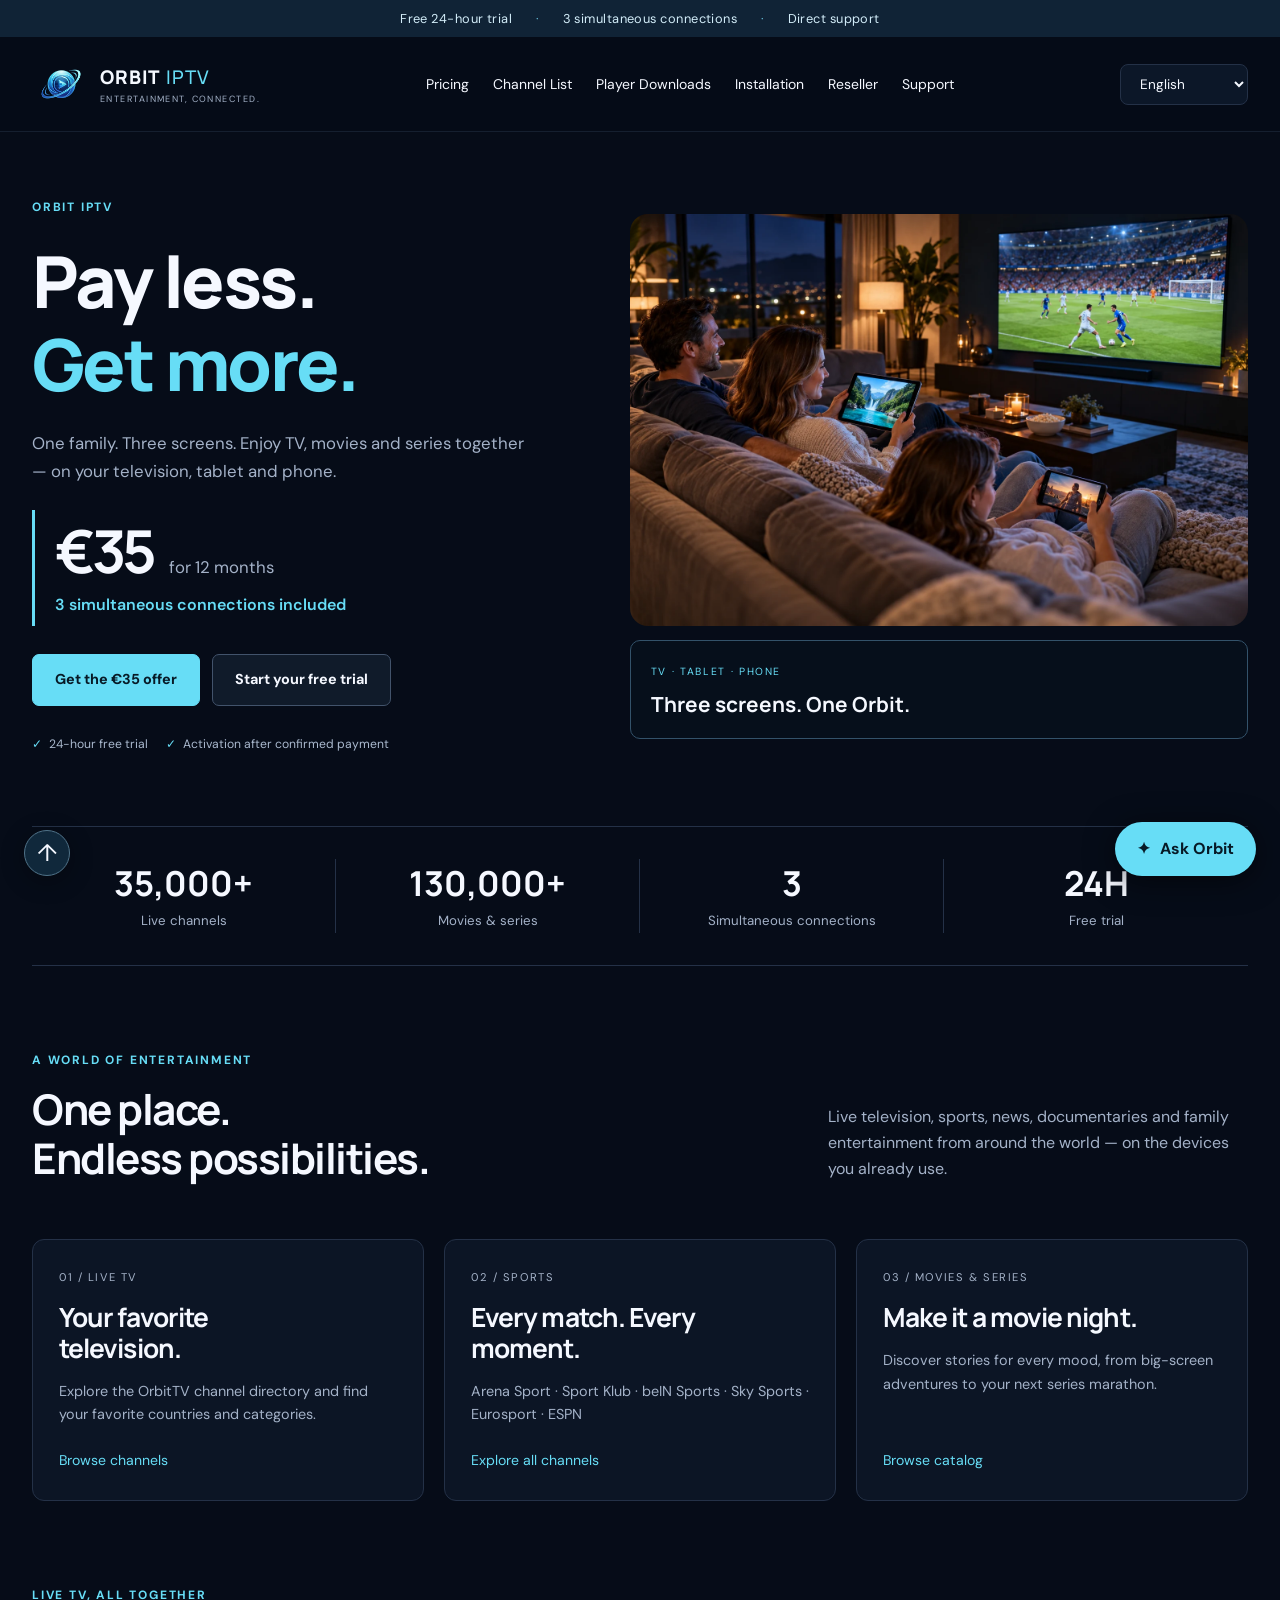
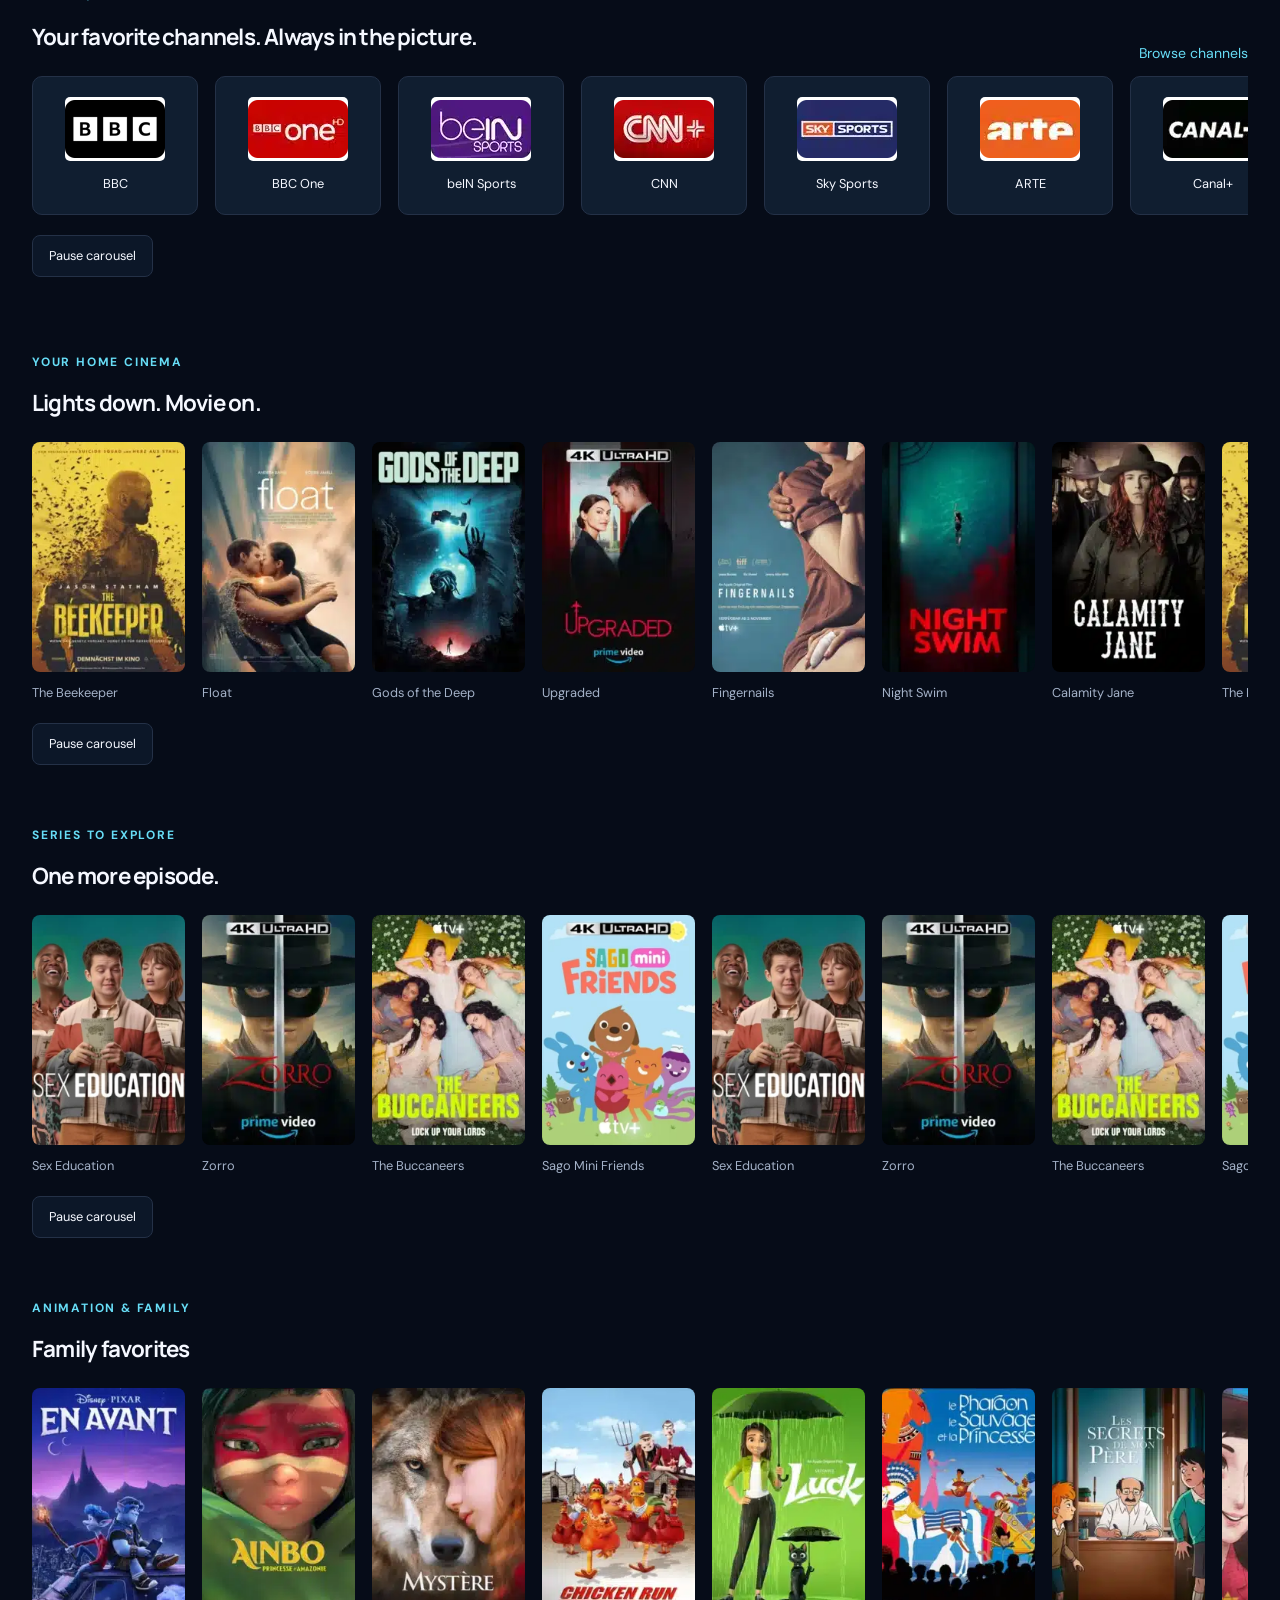
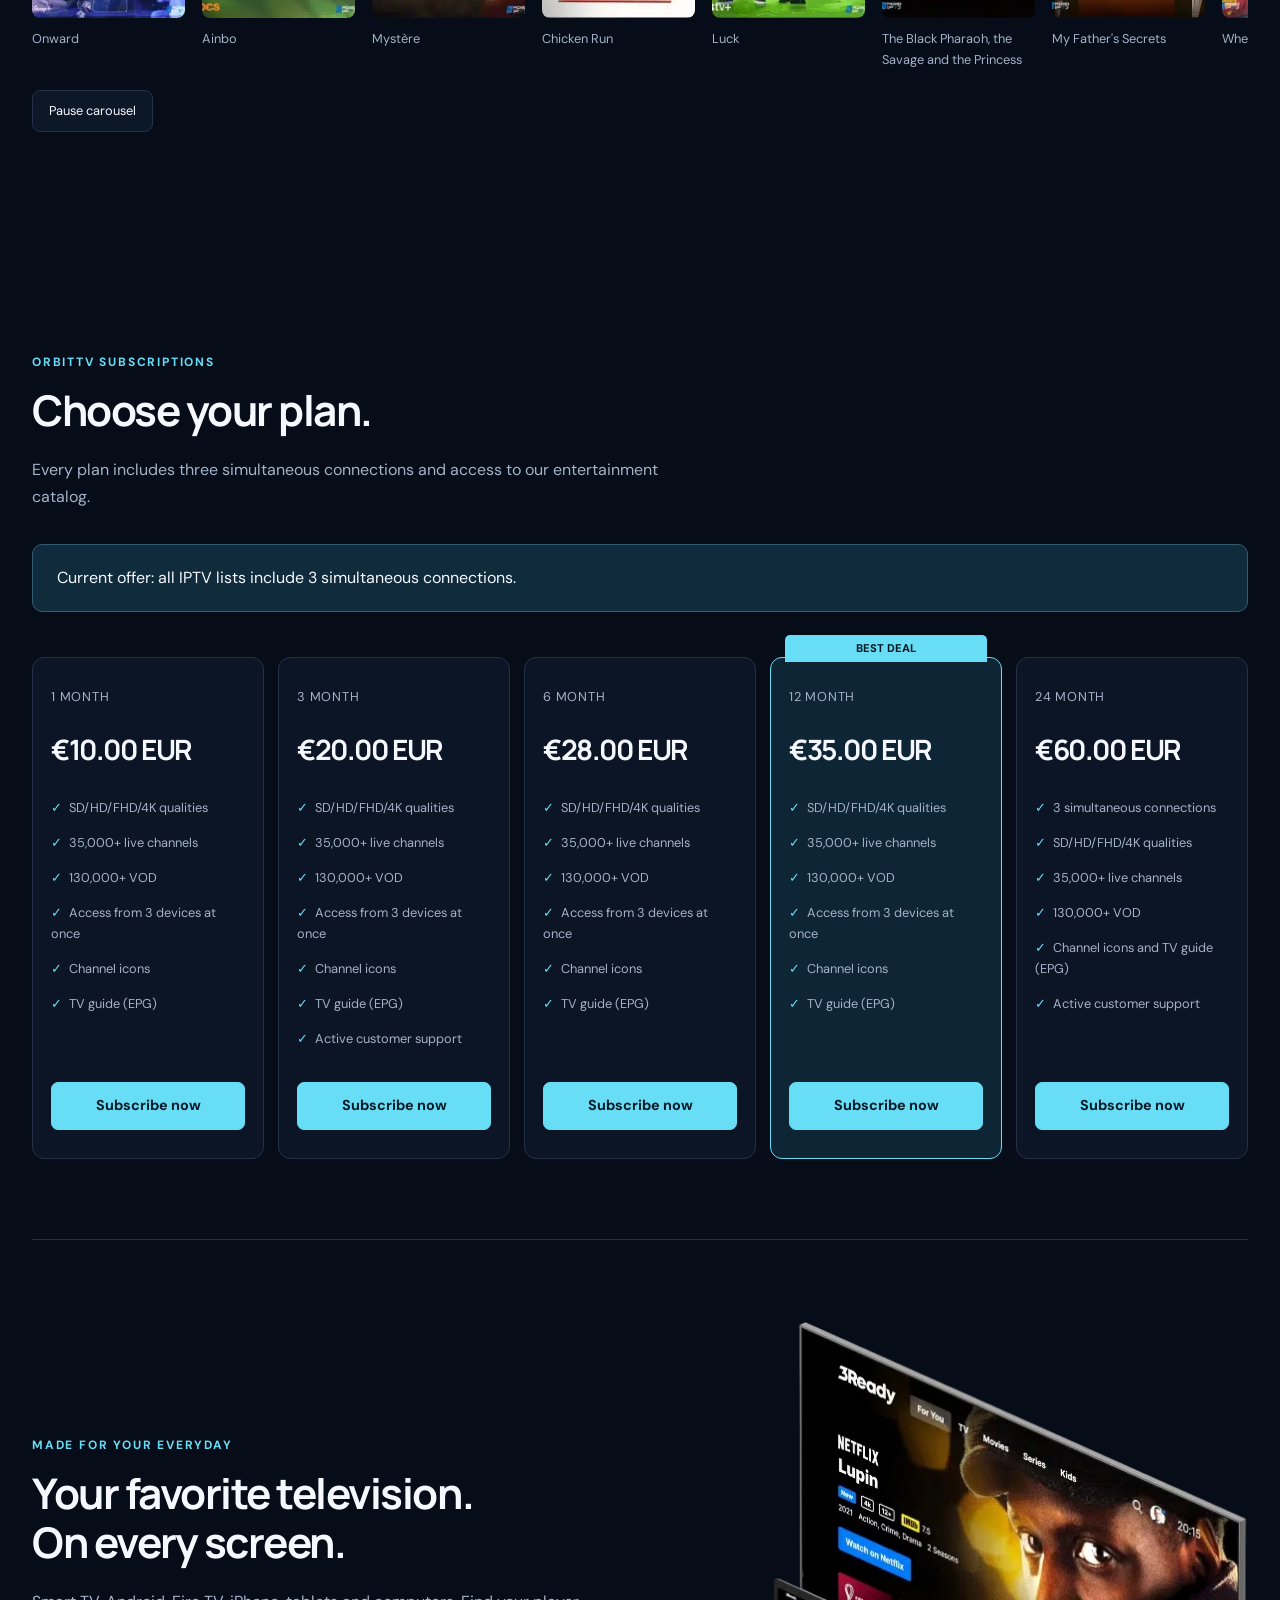
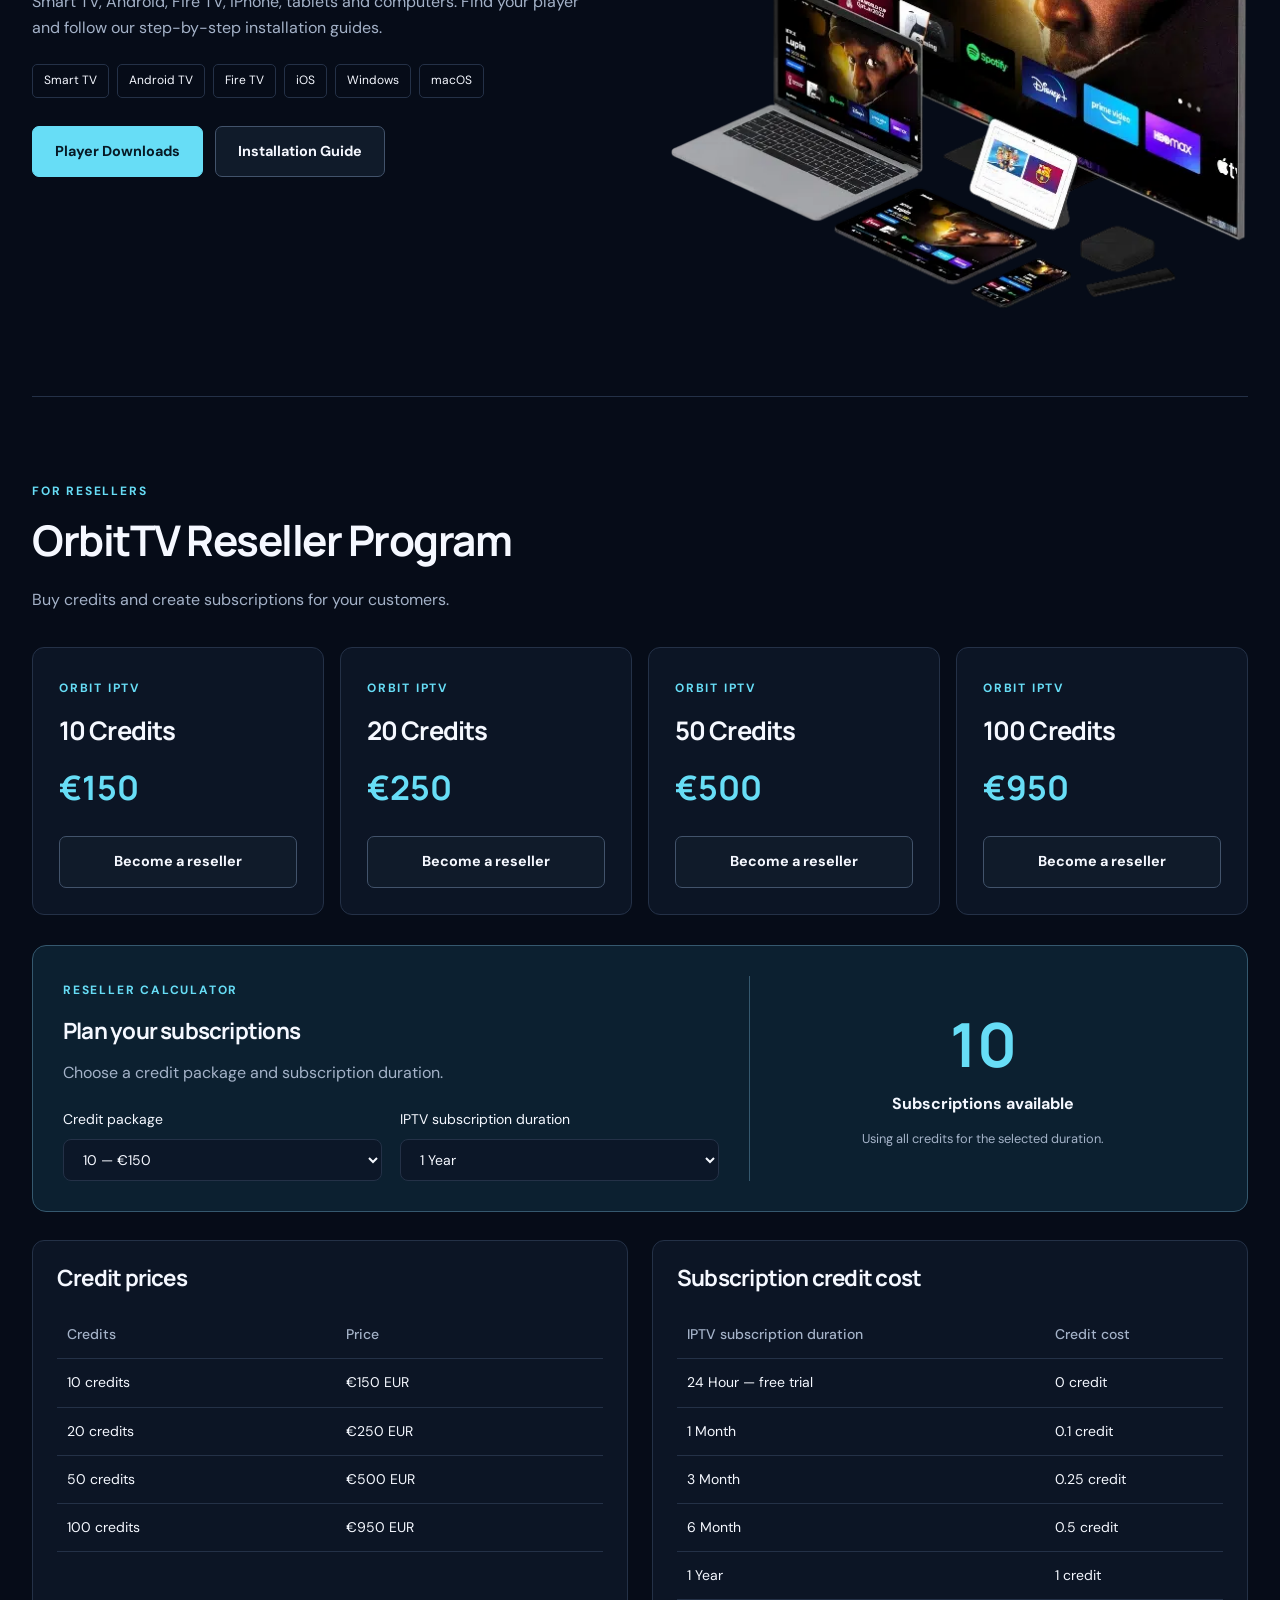
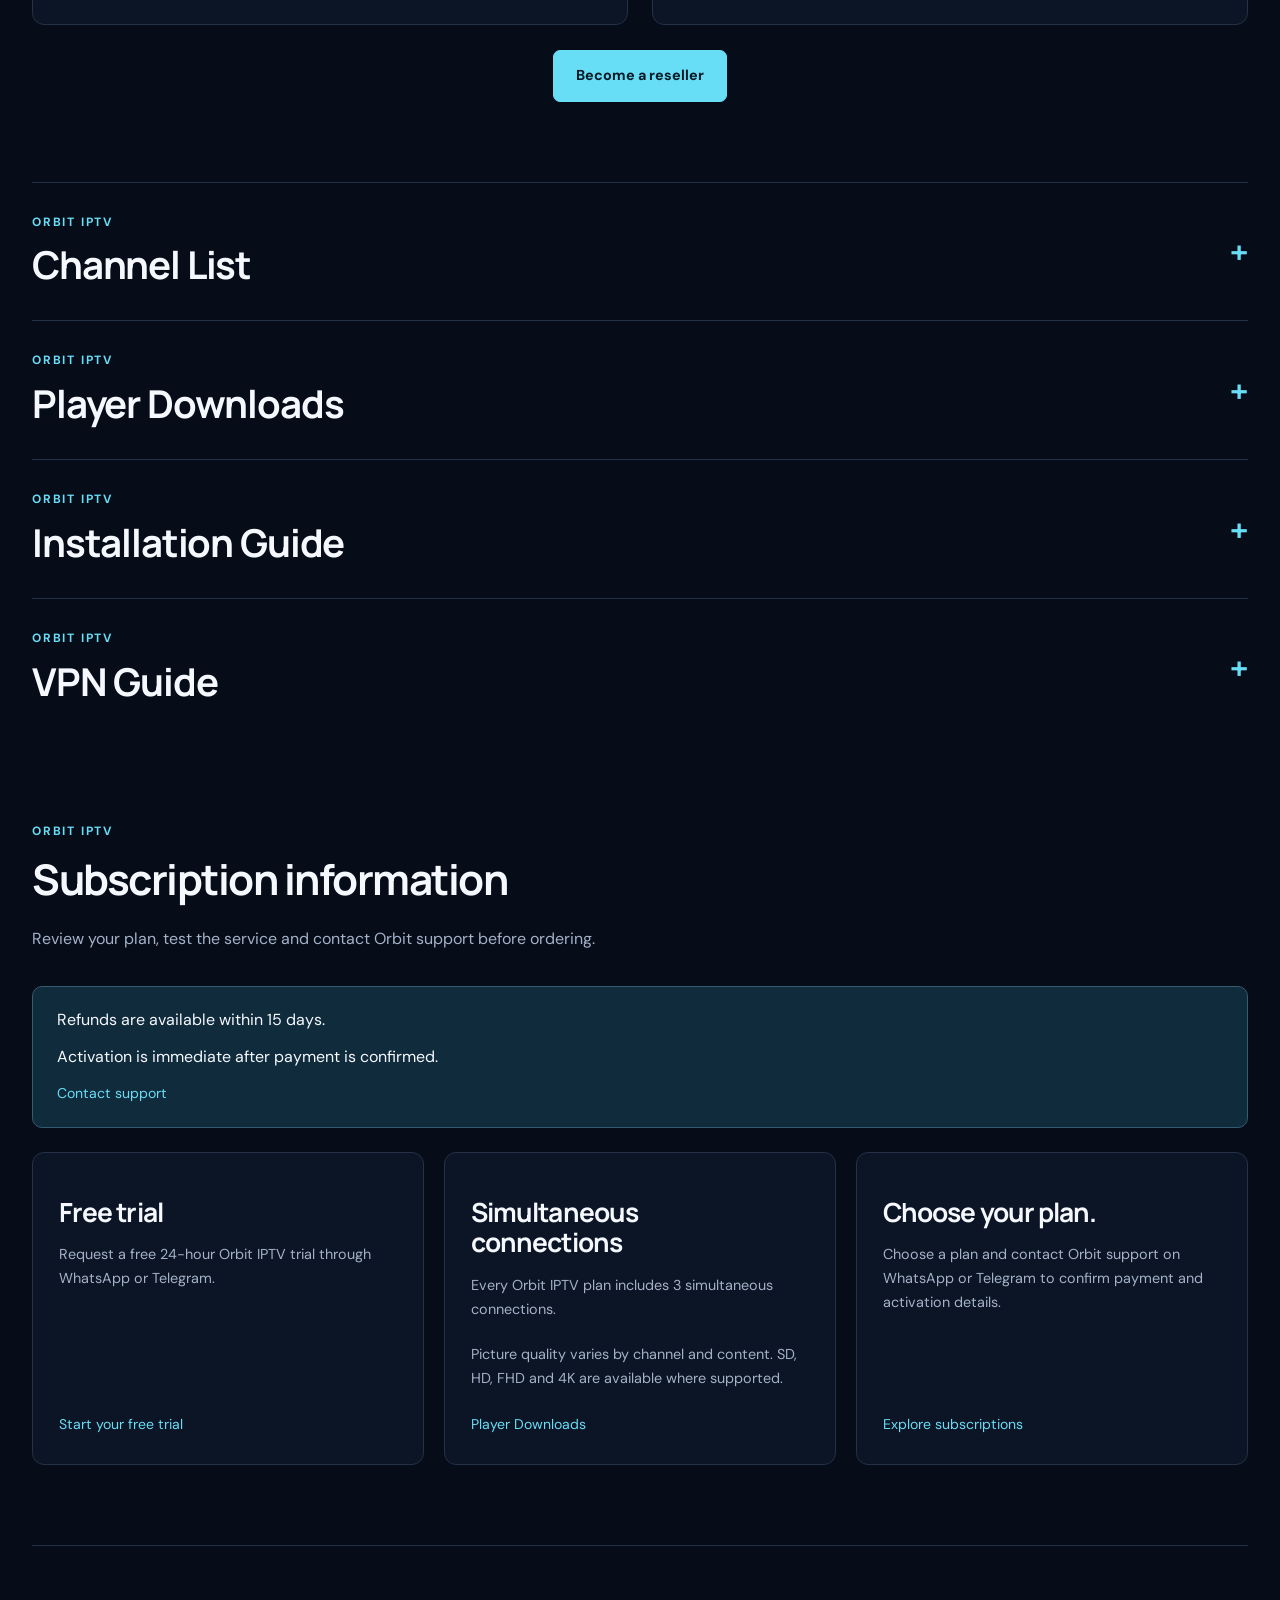
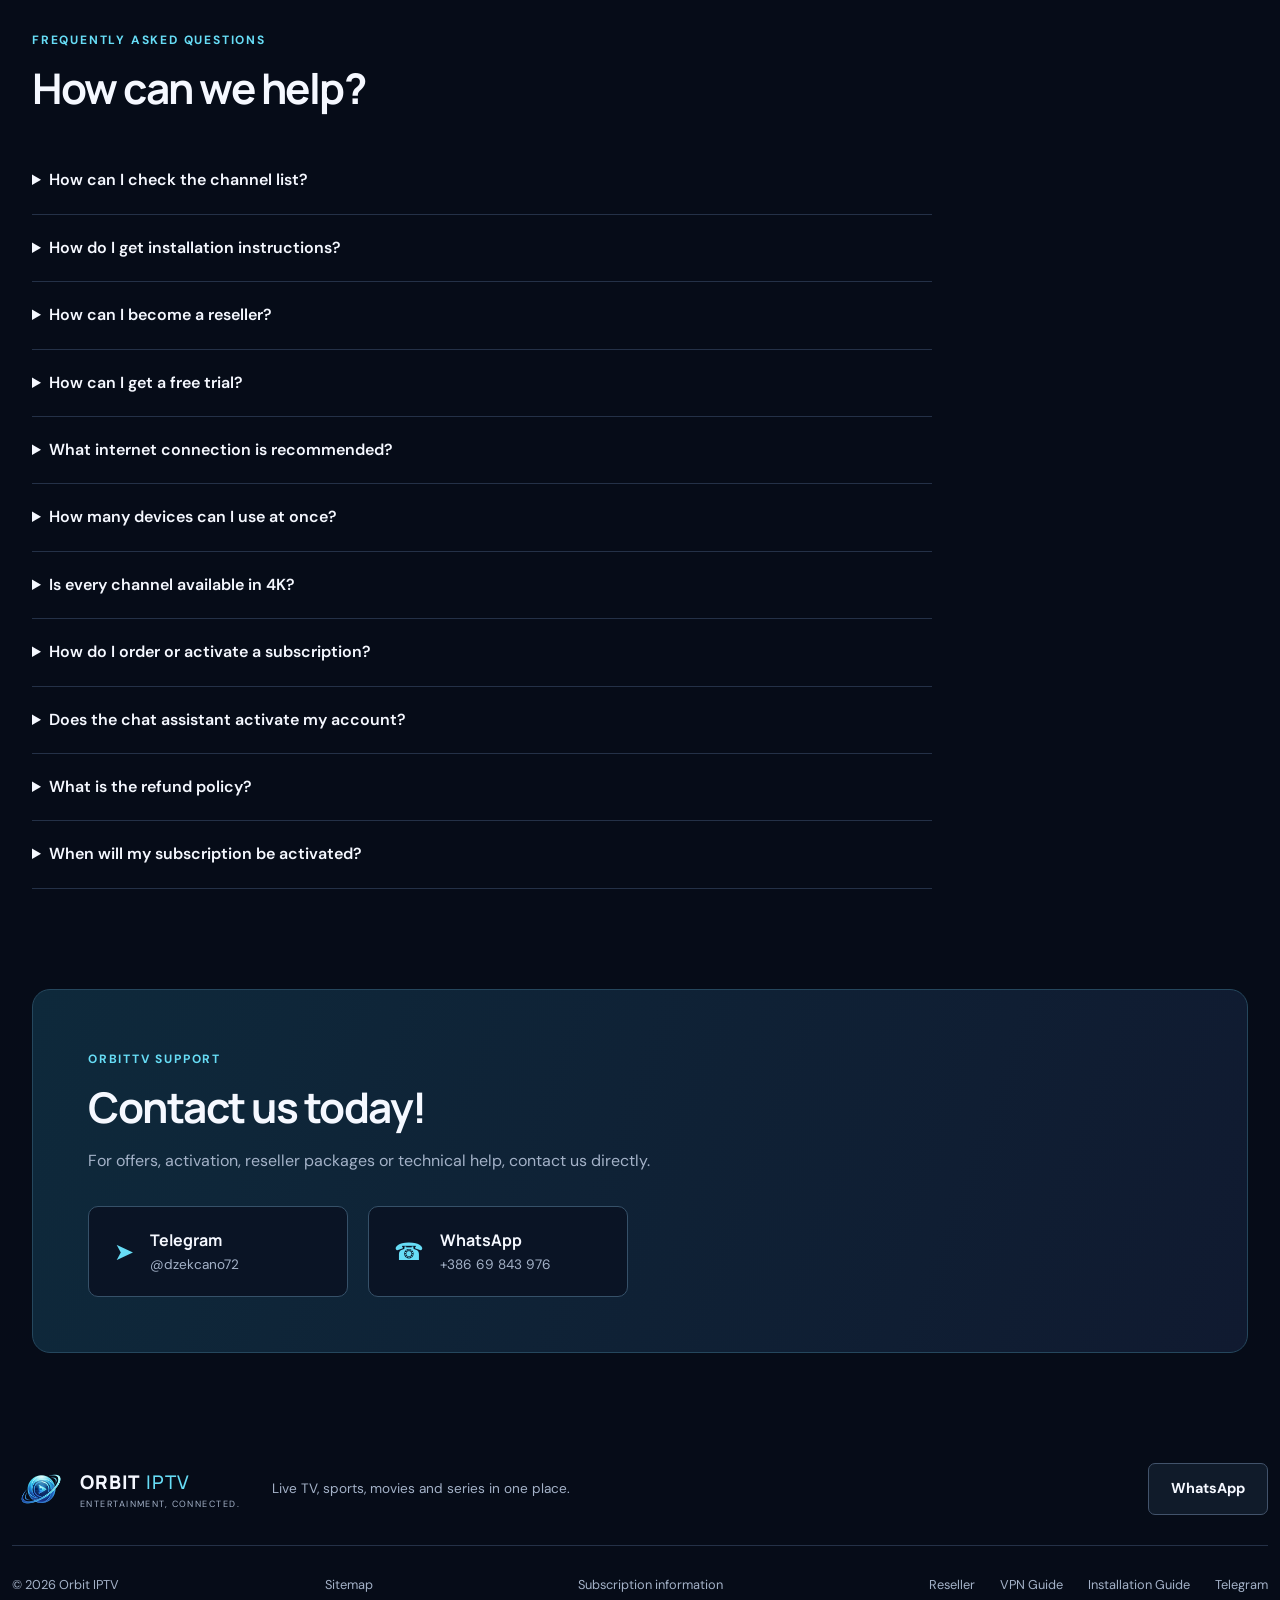
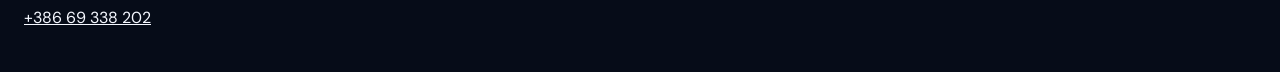
<file: index.html>
<!doctype html><html lang="en"><head><meta charset="utf-8"><meta name="viewport" content="width=device-width,initial-scale=1"><title>Orbit IPTV | Live TV, Movies, Series &amp; Free 24-Hour Trial</title><meta name="description" content="Discover Orbit IPTV: live TV, sports, movies and series with 3 simultaneous connections. Explore plans from €10, a free 24-hour trial and setup guides."><meta name="theme-color" content="#060c18"><link rel="icon" href="assets/logo.png"><meta property="og:title" content="Orbit IPTV | Live TV, Movies, Series &amp; Free 24-Hour Trial"><meta property="og:description" content="Discover Orbit IPTV: live TV, sports, movies and series with 3 simultaneous connections. Explore plans from €10, a free 24-hour trial and setup guides."><meta property="og:image" content="https://orbitiptv.github.io/assets/orbit-logo.png"><link rel="stylesheet" href="style.css"><script src="site-language.js" defer></script><script src="app.js" defer></script><script src="carousels.js" defer></script><script src="catalog.js" defer></script><script src="guide.js" defer></script><script src="chat.js" defer></script><link rel="canonical" href="https://orbitiptv.github.io/orbit-iptv-plus/"><meta name="robots" content="index,follow,max-image-preview:large"><meta property="og:type" content="website"><meta property="og:site_name" content="Orbit IPTV"><meta property="og:url" content="https://orbitiptv.github.io/orbit-iptv-plus/"><meta name="twitter:card" content="summary"><meta name="twitter:title" content="Orbit IPTV | Live TV, Movies, Series &amp; Free 24-Hour Trial"><meta name="twitter:description" content="Discover Orbit IPTV: live TV, sports, movies and series with 3 simultaneous connections. Explore plans from €10, a free 24-hour trial and setup guides."><script type="application/ld+json">{"@context":"https://schema.org","@graph":[{"@type":"Organization","@id":"https://orbitiptv.github.io/orbit-iptv-plus/#organization","name":"Orbit IPTV","alternateName":"OrbitTV","url":"https://orbitiptv.github.io/orbit-iptv-plus/","logo":"https://orbitiptv.github.io/orbit-iptv-plus/assets/logo.png","contactPoint":{"@type":"ContactPoint","telephone":"+38669843976","contactType":"customer support","availableLanguage":["English","Bosnian","Croatian","Serbian","Slovenian","German","Italian","French","Macedonian","Albanian"]},"sameAs":["https://t.me/dzekcano72"]},{"@type":"WebSite","@id":"https://orbitiptv.github.io/orbit-iptv-plus/#website","name":"Orbit IPTV","url":"https://orbitiptv.github.io/orbit-iptv-plus/","inLanguage":"en","publisher":{"@id":"https://orbitiptv.github.io/orbit-iptv-plus/#organization"}},{"@type":"WebPage","@id":"https://orbitiptv.github.io/orbit-iptv-plus/#webpage","url":"https://orbitiptv.github.io/orbit-iptv-plus/","name":"Orbit IPTV | Live TV, Movies, Series & Free 24-Hour Trial","description":"Discover Orbit IPTV: live TV, sports, movies and series with 3 simultaneous connections. Explore plans from €10, a free 24-hour trial and setup guides.","inLanguage":"en","isPartOf":{"@id":"https://orbitiptv.github.io/orbit-iptv-plus/#website"},"about":{"@id":"https://orbitiptv.github.io/orbit-iptv-plus/#service"}},{"@type":"Service","@id":"https://orbitiptv.github.io/orbit-iptv-plus/#service","name":"Orbit IPTV subscription","serviceType":"IPTV subscription","url":"https://orbitiptv.github.io/orbit-iptv-plus/#pricing","provider":{"@id":"https://orbitiptv.github.io/orbit-iptv-plus/#organization"},"description":"Live television, sports, movies and series with three simultaneous connections.","offers":[{"@type":"Offer","name":"Orbit IPTV — 1 month","price":10,"priceCurrency":"EUR","url":"https://orbitiptv.github.io/orbit-iptv-plus/#pricing"},{"@type":"Offer","name":"Orbit IPTV — 3 months","price":20,"priceCurrency":"EUR","url":"https://orbitiptv.github.io/orbit-iptv-plus/#pricing"},{"@type":"Offer","name":"Orbit IPTV — 6 months","price":28,"priceCurrency":"EUR","url":"https://orbitiptv.github.io/orbit-iptv-plus/#pricing"},{"@type":"Offer","name":"Orbit IPTV — 12 months","price":35,"priceCurrency":"EUR","url":"https://orbitiptv.github.io/orbit-iptv-plus/#pricing"},{"@type":"Offer","name":"Orbit IPTV — 24 months","price":60,"priceCurrency":"EUR","url":"https://orbitiptv.github.io/orbit-iptv-plus/#pricing"}]}]}</script></head><body class="" id="top"><a class="skip" href="#main">Skip to content</a><div class="announcement">Free 24-hour trial <span>·</span> 3 simultaneous connections <span>·</span> Direct support</div><header class="header"><div class="nav-shell"><a class="brand" href="#top" aria-label="Orbit IPTV home"><img src="assets/logo.png" width="58" height="50" alt="Orbit IPTV"><span>ORBIT<span class="brand-light"> IPTV</span><small>ENTERTAINMENT, CONNECTED.</small></span></a><button class="menu-toggle" aria-label="Open navigation" aria-expanded="false" aria-controls="main-nav">☰</button><nav id="main-nav" aria-label="Main navigation"><a href="#pricing">Pricing</a><a href="#channels">Channel List</a><a href="#players">Player Downloads</a><a href="#installation">Installation</a><a href="#resellers">Reseller</a><a href="#support">Support</a></nav><select id="site-language" aria-label="Choose language"><option value="en">English</option></select></div></header><main id="main"><section class="hero campaign-hero"><div class="hero-copy"><p class="eyebrow" translate="no">ORBIT IPTV</p><h1>Pay less.<br><em>Get more.</em></h1><p class="lead">One family. Three screens. Enjoy TV, movies and series together — on your television, tablet and phone.</p><div class="hero-offer"><div><strong>€35</strong><span>for 12 months</span></div><p>3 simultaneous connections included</p></div><div class="hero-actions"><a class="primary" href="https://wa.me/38669843976?text=Hello%2C%20I%20would%20like%20the%20Orbit%20IPTV%2012-month%20plan%20for%20%E2%82%AC35%20with%203%20simultaneous%20connections.">Get the €35 offer</a><a class="secondary" href="https://wa.me/38669843976?text=Hello%2C%20I%20would%20like%20a%20free%2024-hour%20Orbit%20IPTV%20trial.">Start your free trial</a></div><div class="hero-proof"><span>24-hour free trial</span><span>Activation after confirmed payment</span></div></div><div class="hero-art"><img src="assets/family-three-screens.webp" alt="A family enjoying television, a tablet and a phone at the same time in their living room" width="1536" height="1024" fetchpriority="high"><div class="art-caption"><span>TV · TABLET · PHONE</span><strong>Three screens. One Orbit.</strong></div></div></section><section class="stats-band" aria-label="Orbit IPTV at a glance"><div><strong>35,000+</strong><span>Live channels</span></div><div><strong>130,000+</strong><span>Movies &amp; series</span></div><div><strong>3</strong><span>Simultaneous connections</span></div><div><strong>24H</strong><span>Free trial</span></div></section><section class="section"><div class="section-heading split-heading"><div><span class="eyebrow">A WORLD OF ENTERTAINMENT</span><h2>One place.<br>Endless possibilities.</h2></div><p>Live television, sports, news, documentaries and family entertainment from around the world — on the devices you already use.</p></div><div class="category-grid"><a href="#channels" class="category-card"><span class="category-index">01 / LIVE TV</span><h3>Your favorite television.</h3><p>Explore the OrbitTV channel directory and find your favorite countries and categories.</p><span class="text-link">Browse channels</span></a><a href="#channels" class="category-card"><span class="category-index">02 / SPORTS</span><h3>Every match. Every moment.</h3><p>Arena Sport · Sport Klub · beIN Sports · Sky Sports · Eurosport · ESPN</p><span class="text-link">Explore all channels</span></a><a href="#channels" class="category-card"><span class="category-index">03 / MOVIES & SERIES</span><h3>Make it a movie night.</h3><p>Discover stories for every mood, from big-screen adventures to your next series marathon.</p><span class="text-link">Browse catalog</span></a></div></section><div class="section movie-section"><section class="poster-shelf channels-showcase" aria-labelledby="channel-heading"><div class="shelf-heading"><div><span class="eyebrow">LIVE TV, ALL TOGETHER</span><h3 id="channel-heading">Your favorite channels. Always in the picture.</h3></div><a class="text-link" href="#channels">Browse channels</a></div><div id="channel-showcase-track" class="poster-track channel-logo-track" tabindex="0" role="region" aria-label="TV channels"><a class="channel-logo-card" href="#channels"><img src="assets/channels/channel-1.webp" width="100" height="64" alt="BBC" loading="lazy"><span translate="no">BBC</span></a><a class="channel-logo-card" href="#channels"><img src="assets/channels/channel-2.webp" width="100" height="64" alt="BBC One" loading="lazy"><span translate="no">BBC One</span></a><a class="channel-logo-card" href="#channels"><img src="assets/channels/channel-3.webp" width="100" height="64" alt="beIN Sports" loading="lazy"><span translate="no">beIN Sports</span></a><a class="channel-logo-card" href="#channels"><img src="assets/channels/channel-4.webp" width="100" height="64" alt="CNN" loading="lazy"><span translate="no">CNN</span></a><a class="channel-logo-card" href="#channels"><img src="assets/channels/channel-5.webp" width="100" height="64" alt="Sky Sports" loading="lazy"><span translate="no">Sky Sports</span></a><a class="channel-logo-card" href="#channels"><img src="assets/channels/channel-6.webp" width="100" height="64" alt="ARTE" loading="lazy"><span translate="no">ARTE</span></a><a class="channel-logo-card" href="#channels"><img src="assets/channels/channel-7.webp" width="100" height="64" alt="Canal+" loading="lazy"><span translate="no">Canal+</span></a><a class="channel-logo-card" href="#channels"><img src="assets/channels/channel-8.webp" width="100" height="64" alt="Cartoon Network" loading="lazy"><span translate="no">Cartoon Network</span></a><a class="channel-logo-card" href="#channels"><img src="assets/channels/channel-9.webp" width="100" height="64" alt="Disney Channel" loading="lazy"><span translate="no">Disney Channel</span></a><a class="channel-logo-card" href="#channels"><img src="assets/channels/channel-10.webp" width="100" height="64" alt="ESPN" loading="lazy"><span translate="no">ESPN</span></a><a class="channel-logo-card" href="#channels"><img src="assets/channels/channel-11.webp" width="100" height="64" alt="Eurosport" loading="lazy"><span translate="no">Eurosport</span></a><a class="channel-logo-card" href="#channels"><img src="assets/channels/channel-12.webp" width="100" height="64" alt="National Geographic" loading="lazy"><span translate="no">National Geographic</span></a></div></section><section class="poster-shelf" aria-labelledby="movie-heading"><div class="shelf-heading"><div><span class="eyebrow">YOUR HOME CINEMA</span><h3 id="movie-heading">Lights down. Movie on.</h3></div></div><div id="movie-track" class="poster-track" tabindex="0" role="region" aria-label="Lights down. Movie on. carousel"><figure class="poster-card"><img src="assets/imported/assets_entertainment_movie-1.webp" alt="The Beekeeper poster" loading="lazy" width="200" height="300"><figcaption>The Beekeeper</figcaption></figure><figure class="poster-card"><img src="assets/imported/assets_entertainment_movie-2.webp" alt="Float poster" loading="lazy" width="200" height="300"><figcaption>Float</figcaption></figure><figure class="poster-card"><img src="assets/imported/assets_entertainment_movie-3.webp" alt="Gods of the Deep poster" loading="lazy" width="200" height="300"><figcaption>Gods of the Deep</figcaption></figure><figure class="poster-card"><img src="assets/imported/assets_entertainment_movie-4.webp" alt="Upgraded poster" loading="lazy" width="200" height="300"><figcaption>Upgraded</figcaption></figure><figure class="poster-card"><img src="assets/imported/assets_entertainment_movie-5.webp" alt="Fingernails poster" loading="lazy" width="200" height="300"><figcaption>Fingernails</figcaption></figure><figure class="poster-card"><img src="assets/imported/assets_entertainment_movie-6.webp" alt="Night Swim poster" loading="lazy" width="200" height="300"><figcaption>Night Swim</figcaption></figure><figure class="poster-card"><img src="assets/imported/assets_entertainment_movie-7.webp" alt="Calamity Jane poster" loading="lazy" width="200" height="300"><figcaption>Calamity Jane</figcaption></figure></div></section><section class="poster-shelf" aria-labelledby="series-heading"><div class="shelf-heading"><div><span class="eyebrow">SERIES TO EXPLORE</span><h3 id="series-heading">One more episode.</h3></div></div><div id="series-track" class="poster-track" tabindex="0" role="region" aria-label="One more episode. carousel"><figure class="poster-card"><img src="assets/imported/assets_entertainment_series-1.webp" alt="Sex Education poster" loading="lazy" width="200" height="300"><figcaption>Sex Education</figcaption></figure><figure class="poster-card"><img src="assets/imported/assets_entertainment_series-2.webp" alt="Zorro poster" loading="lazy" width="200" height="300"><figcaption>Zorro</figcaption></figure><figure class="poster-card"><img src="assets/imported/assets_entertainment_series-3.webp" alt="The Buccaneers poster" loading="lazy" width="200" height="300"><figcaption>The Buccaneers</figcaption></figure><figure class="poster-card"><img src="assets/imported/assets_entertainment_series-4.webp" alt="Sago Mini Friends poster" loading="lazy" width="200" height="300"><figcaption>Sago Mini Friends</figcaption></figure></div></section><section class="poster-shelf" aria-labelledby="kids-heading"><div class="shelf-heading"><div><span class="eyebrow">ANIMATION & FAMILY</span><h3 id="kids-heading">Family favorites</h3></div></div><div id="kids-track" class="poster-track" tabindex="0" role="region" aria-label="Family favorites carousel"><figure class="poster-card"><img src="assets/imported/assets_entertainment_kids-1.webp" alt="Onward poster" loading="lazy" width="200" height="300"><figcaption>Onward</figcaption></figure><figure class="poster-card"><img src="assets/imported/assets_entertainment_kids-2.webp" alt="Ainbo poster" loading="lazy" width="200" height="300"><figcaption>Ainbo</figcaption></figure><figure class="poster-card"><img src="assets/imported/assets_entertainment_kids-3.webp" alt="Mystère poster" loading="lazy" width="200" height="300"><figcaption>Mystère</figcaption></figure><figure class="poster-card"><img src="assets/imported/assets_entertainment_kids-4.webp" alt="Chicken Run poster" loading="lazy" width="200" height="300"><figcaption>Chicken Run</figcaption></figure><figure class="poster-card"><img src="assets/imported/assets_entertainment_kids-5.webp" alt="Luck poster" loading="lazy" width="200" height="300"><figcaption>Luck</figcaption></figure><figure class="poster-card"><img src="assets/imported/assets_entertainment_kids-6.webp" alt="The Black Pharaoh, the Savage and the Princess poster" loading="lazy" width="200" height="300"><figcaption>The Black Pharaoh, the Savage and the Princess</figcaption></figure><figure class="poster-card"><img src="assets/imported/assets_entertainment_kids-7.webp" alt="My Father&#x27;s Secrets poster" loading="lazy" width="200" height="300"><figcaption>My Father&#x27;s Secrets</figcaption></figure><figure class="poster-card"><img src="assets/imported/assets_entertainment_kids-8.webp" alt="Where Is Anne Frank poster" loading="lazy" width="200" height="300"><figcaption>Where Is Anne Frank</figcaption></figure></div></section></div><section id="pricing" class="section"><div class="section-heading"><span class="eyebrow">OrbitTV subscriptions</span><h2>Choose your plan.</h2><p>Every plan includes three simultaneous connections and access to our entertainment catalog.</p></div><p class="offer-note">Current offer: all IPTV lists include 3 simultaneous connections.</p><div class="plan-grid"><article><small>1 MONTH</small><strong>€10.00 EUR</strong><ul><li>SD/HD/FHD/4K qualities</li><li>35,000+ live channels</li><li>130,000+ VOD</li><li>Access from 3 devices at once</li><li>Channel icons</li><li>TV guide (EPG)</li></ul><a class="primary" data-order href="https://wa.me/38669843976">Subscribe now</a></article><article><small>3 MONTH</small><strong>€20.00 EUR</strong><ul><li>SD/HD/FHD/4K qualities</li><li>35,000+ live channels</li><li>130,000+ VOD</li><li>Access from 3 devices at once</li><li>Channel icons</li><li>TV guide (EPG)</li><li>Active customer support</li></ul><a class="primary" data-order href="https://wa.me/38669843976">Subscribe now</a></article><article><small>6 MONTH</small><strong>€28.00 EUR</strong><ul><li>SD/HD/FHD/4K qualities</li><li>35,000+ live channels</li><li>130,000+ VOD</li><li>Access from 3 devices at once</li><li>Channel icons</li><li>TV guide (EPG)</li></ul><a class="primary" data-order href="https://wa.me/38669843976">Subscribe now</a></article><article class="best-plan"><i>BEST DEAL</i><small>12 MONTH</small><strong>€35.00 EUR</strong><ul><li>SD/HD/FHD/4K qualities</li><li>35,000+ live channels</li><li>130,000+ VOD</li><li>Access from 3 devices at once</li><li>Channel icons</li><li>TV guide (EPG)</li></ul><a class="primary" data-order href="https://wa.me/38669843976">Subscribe now</a></article><article><small>24 MONTH</small><strong>€60.00 EUR</strong><ul><li>3 simultaneous connections</li><li>SD/HD/FHD/4K qualities</li><li>35,000+ live channels</li><li>130,000+ VOD</li><li>Channel icons and TV guide (EPG)</li><li>Active customer support</li></ul><a class="primary" data-order href="https://wa.me/38669843976">Subscribe now</a></article></div></section><section class="section devices-section"><div><span class="eyebrow">MADE FOR YOUR EVERYDAY</span><h2>Your favorite television.<br>On every screen.</h2><p>Smart TV, Android, Fire TV, iPhone, tablets and computers. Find your player and follow our step-by-step installation guides.</p><div class="device-tags"><span>Smart TV</span><span>Android TV</span><span>Fire TV</span><span>iOS</span><span>Windows</span><span>macOS</span></div><div class="hero-actions"><a class="primary" href="#players">Player Downloads</a><a class="secondary" href="#installation">Installation Guide</a></div></div><img src="assets/devices.webp" alt="Television, tablet and phone showing entertainment" width="800" height="650" loading="lazy"></section><section id="resellers" class="section"><div class="section-heading"><span class="eyebrow">For resellers</span><h2>OrbitTV Reseller Program</h2><p>Buy credits and create subscriptions for your customers.</p></div><div class="reseller-packages"><article><span class="eyebrow">ORBIT IPTV</span><h3><span>10</span> <span>Credits</span></h3><strong class="reseller-price">€150</strong><a class="secondary" href="https://wa.me/38669843976?text=Hello%2C%20I%20would%20like%20the%20Orbit%20IPTV%20reseller%20package%20with%2010%20credits%20for%20%E2%82%AC150.%20Please%20send%20me%20the%20activation%20details.">Become a reseller</a></article><article><span class="eyebrow">ORBIT IPTV</span><h3><span>20</span> <span>Credits</span></h3><strong class="reseller-price">€250</strong><a class="secondary" href="https://wa.me/38669843976?text=Hello%2C%20I%20would%20like%20the%20Orbit%20IPTV%20reseller%20package%20with%2020%20credits%20for%20%E2%82%AC250.%20Please%20send%20me%20the%20activation%20details.">Become a reseller</a></article><article><span class="eyebrow">ORBIT IPTV</span><h3><span>50</span> <span>Credits</span></h3><strong class="reseller-price">€500</strong><a class="secondary" href="https://wa.me/38669843976?text=Hello%2C%20I%20would%20like%20the%20Orbit%20IPTV%20reseller%20package%20with%2050%20credits%20for%20%E2%82%AC500.%20Please%20send%20me%20the%20activation%20details.">Become a reseller</a></article><article><span class="eyebrow">ORBIT IPTV</span><h3><span>100</span> <span>Credits</span></h3><strong class="reseller-price">€950</strong><a class="secondary" href="https://wa.me/38669843976?text=Hello%2C%20I%20would%20like%20the%20Orbit%20IPTV%20reseller%20package%20with%20100%20credits%20for%20%E2%82%AC950.%20Please%20send%20me%20the%20activation%20details.">Become a reseller</a></article></div><div class="reseller-calculator"><div><span class="eyebrow">Reseller calculator</span><h3>Plan your subscriptions</h3><p>Choose a credit package and subscription duration.</p><div class="reseller-controls"><label for="reseller-package">Credit package<select id="reseller-package"><option value="10">10 — €150</option><option value="20">20 — €250</option><option value="50">50 — €500</option><option value="100">100 — €950</option></select></label><label for="reseller-duration">IPTV subscription duration<select id="reseller-duration"><option value="10">1 Month</option><option value="25">3 Month</option><option value="50">6 Month</option><option value="100" selected>1 Year</option></select></label></div></div><div class="reseller-result" role="status" aria-live="polite" aria-atomic="true"><strong id="reseller-count">10</strong><span>Subscriptions available</span><p>Using all credits for the selected duration.</p></div></div><div class="tables"><article><h3>Credit prices</h3><div class="table-wrap"><table><thead><tr><th>Credits</th><th>Price</th></tr></thead><tbody><tr><td>10 credits</td><td>€150 EUR</td></tr><tr><td>20 credits</td><td>€250 EUR</td></tr><tr><td>50 credits</td><td>€500 EUR</td></tr><tr><td>100 credits</td><td>€950 EUR</td></tr></tbody></table></div></article><article><h3>Subscription credit cost</h3><div class="table-wrap"><table><thead><tr><th>IPTV subscription duration</th><th>Credit cost</th></tr></thead><tbody><tr><td>24 Hour — free trial</td><td>0 credit</td></tr><tr><td>1 Month</td><td>0.1 credit</td></tr><tr><td>3 Month</td><td>0.25 credit</td></tr><tr><td>6 Month</td><td>0.5 credit</td></tr><tr><td>1 Year</td><td>1 credit</td></tr></tbody></table></div></article></div><div class="center"><a class="primary" href="https://wa.me/38669843976">Become a reseller</a></div></section><section id="channels" class="section consolidated"><details class="section-disclosure"><summary><span class="eyebrow">ORBIT IPTV</span><span class="disclosure-title">Channel List</span><span class="disclosure-plus" aria-hidden="true">+</span></summary><div class="interior catalog">
<section class="hero"><div class="eyebrow">Orbit IPTV</div><h2>Channel List</h2><ul><li>A wide selection of television channels for your entertainment needs.</li><li>Search by channel name, category or country.</li><li>Select a country or region to browse its channels.</li></ul></section>
<hr>
<section class="stats"><p>Choose Live channels, Movies or Series, then select a country or region on the left.</p><div class="stat-grid"><div><strong id="liveCount">53.493</strong><span>live channels</span></div><div><strong id="movieCount">195.964</strong><span>movies / VOD entries</span></div><div><strong id="seriesCount">1.154.563</strong><span>series / episode entries</span></div></div><p class="catalog-summary"><span id="countryCount">81</span> countries, regions and language groups · <span id="categoryCountTop">1.373</span> content categories</p><button id="showAll" class="primary">Browse catalog</button></section>
<div id="contentTabs" class="content-tabs" role="group" aria-label="Content type"><button type="button" data-kind="live" aria-pressed="true">Live channels</button><button type="button" data-kind="movies" aria-pressed="false">Movies</button><button type="button" data-kind="series" aria-pressed="false">Series</button></div><p id="catalogStatus" role="status"></p><section id="browser" class="browser"><article><h2>Countries / regions</h2><form id="categoryForm"><input id="categorySearch" type="search" placeholder="Search country, region or category..."><button type="submit">Search</button></form><div id="categoryList" class="list"></div><div id="categoryPages" class="pages"></div></article><article><h2 id="contentTitle">Live channels</h2><label class="group-filter">Category<select id="groupSelect" disabled><option value="">All categories</option></select></label><form id="channelForm"><input id="channelQuery" type="search" placeholder="Search titles in the selected country..."><button type="submit">Search</button></form><div id="selectedCategory" class="selected" hidden></div><div id="channelsList" class="channel-list"><p class="hint">Select a country or region on the left.</p></div><div id="channelPages" class="pages"></div></article></section>
<section class="questions"><h2>Any questions?</h2><p>We are here to help with subscriptions, channels and setup.</p><div class="contact-cards"><a href="https://t.me/dzekcano72" target="_blank" rel="noopener"><b>Telegram</b><span>@dzekcano72</span></a><a href="https://wa.me/38669843976" target="_blank" rel="noopener"><b>WhatsApp</b><span>+386 69 843 976</span></a></div></section>
</div></details></section><section id="players" class="section consolidated"><details class="section-disclosure"><summary><span class="eyebrow">ORBIT IPTV</span><span class="disclosure-title">Player Downloads</span><span class="disclosure-plus" aria-hidden="true">+</span></summary><div class="interior players">
  <section class="intro shell">
    <a class="back" href="#top">← Orbit IPTV home</a>
    <p class="eyebrow"><span class="orbit-tag">ORBIT COLLECTION</span> APPS FOR EVERY SCREEN</p>
    <h2>Press play.<br><span>Make it ORBIT.</span></h2>
    <p class="lead">Your next screen starts here. Get an ORBIT player, copy your Downloader code and follow the setup guide.</p><nav class="collection-nav" aria-label="Player collections"><a class="active" href="#players-downloads">ORBIT Players <span>11</span></a><a href="#players-other-players">Smarters Pro</a><a href="#players-premium-players">Premium collection <span>28</span></a></nav>
  </section>
  <section id="players-downloads" class="shell downloads" aria-labelledby="players-download-title">
    <div class="section-heading"><h2 id="players-download-title"><span class="section-number">01 /</span> ORBIT Xtream Players</h2><p class="collection-label">START WITH ORBIT</p></div>
    <div class="download-grid">
      <article class="download-card">
        <div class="card-top"><span class="platform">WINDOWS</span><span class="version">v0.2.0</span></div>
        <div class="device">PC</div><h3>ORBIT Xtream Player</h3>
        <p class="compatibility">Windows 10 &amp; Windows 11</p>
        <p class="description">Install the player on your PC and sign in with your ORBIT username and password.</p>
        <div class="download-action"><a class="button primary" href="https://orbitiptv.github.io/downloads/orbit-xtream-player-windows-setup.exe" download>Download for Windows</a><span class="file-info">EXE · 24.3 MB</span></div>
        <p class="hint">Run the setup file. The installer adds a desktop shortcut.</p>
      </article>
      <article class="download-card featured">
        <div class="card-top"><span class="platform">ANDROID / FIRE TV</span><span class="version">PRO v1.0.1</span></div>
        <div class="device">TV + MOBILE</div><h3>ORBIT Xtream Player PRO</h3>
        <p class="compatibility">Phone · Tablet · Android TV · Fire Stick</p>
        <p class="description">The ORBIT player for your Android devices, TV Box and Amazon Fire TV.</p>
        <div class="download-action"><a class="button primary" href="https://orbitiptv.github.io/downloads/orbit-xtream-player-android-pro.apk" download>Download Android APK</a><span class="file-info">APK · 91.3 MB</span></div>
        <div class="downloader"><div><span>Downloader code</span><strong id="players-downloader-code">5370400</strong></div><button type="button" id="players-copy-code" aria-label="Copy Downloader code 5370400">Copy</button></div>
        <p class="hint">On Fire TV, enter this code in the Downloader app.</p>
        <p id="players-copy-status" class="copy-status" role="status" aria-live="polite"></p>
      </article>
      <article class="download-card">
        <div class="card-top"><span class="platform">macOS</span><span class="version">PRO v1.0.0</span></div>
        <div class="device">MAC</div><h3>ORBIT Xtream Player PRO</h3>
        <p class="compatibility">macOS 12+ · Intel &amp; Apple Silicon</p>
        <p class="description">Download the Mac player, open the DMG and drag the app to Applications.</p>
        <div class="download-action"><a class="button primary" href="https://orbitiptv.github.io/downloads/orbit-xtream-player-macos.dmg" download>Download for macOS</a><span class="file-info">DMG · 39.4 MB</span></div>
        <p class="hint">This version is unsigned. See the installation guide if macOS blocks the app.</p>
      </article>
    </div>
  </section>
  <section class="shell more-players" id="players-orbit-players" aria-labelledby="players-more-title"><div class="section-heading"><div><p class="eyebrow">THE ORBIT FAMILY</p><h2 id="players-more-title">Made for your TV.</h2></div><a class="text-link" href="#players-other-players">Other players ↓</a></div><div class="catalog-grid"><article class="catalog-card orbit-catalog-card"><img class="catalog-screenshot" src="assets/imported/Installation-Guide_assets_players_orbit-tv-20260910.jpg" alt="Orbit TV" loading="lazy"><div class="catalog-body"><span class="platform">ORBIT PLAYER</span><h3>Orbit TV</h3><p class="hint">Android · Android TV · TV Box · Fire TV</p><div class="catalog-code"><div><span>Downloader code</span><strong>8964963</strong></div><button class="copy-player-code" type="button" data-code="8964963" aria-label="Copy Downloader code 8964963">Copy</button><span class="catalog-copy-status" role="status" aria-live="polite"></span></div><a class="button primary" href="https://www.dropbox.com/scl/fi/jpbd7oztoyssk2792xhz0/OrbitTV.apk?rlkey=6338grlvasxphj5q79tidvix2&amp;dl=1">Download APK</a><a class="catalog-guide" href="#orbit-tv">Installation guide →</a></div></article>
<article class="catalog-card orbit-catalog-card"><img class="catalog-screenshot" src="assets/imported/Installation-Guide_assets_players_orbit-tv-max-20260910.jpg" alt="Orbit TV Max" loading="lazy"><div class="catalog-body"><span class="platform">ORBIT PLAYER</span><h3>Orbit TV Max</h3><p class="hint">Android · Android TV · TV Box · Fire TV</p><div class="catalog-code"><div><span>Downloader code</span><strong>4373639</strong></div><button class="copy-player-code" type="button" data-code="4373639" aria-label="Copy Downloader code 4373639">Copy</button><span class="catalog-copy-status" role="status" aria-live="polite"></span></div><a class="button primary" href="https://www.dropbox.com/scl/fi/qm563a28ovwv0opp84wek/Orbit-TV-Max.apk?rlkey=qnp95z3av1uu4jedp4amxes10&amp;dl=1">Download APK</a><a class="catalog-guide" href="#orbit-tv-max">Installation guide →</a></div></article>
<article class="catalog-card orbit-catalog-card"><img class="catalog-screenshot" src="assets/imported/Installation-Guide_assets_players_orbit-tv-plus-20260910.jpg" alt="Orbit TV Plus" loading="lazy"><div class="catalog-body"><span class="platform">ORBIT PLAYER</span><h3>Orbit TV Plus</h3><p class="hint">Android · Android TV · TV Box · Fire TV</p><div class="catalog-code"><div><span>Downloader code</span><strong>4616143</strong></div><button class="copy-player-code" type="button" data-code="4616143" aria-label="Copy Downloader code 4616143">Copy</button><span class="catalog-copy-status" role="status" aria-live="polite"></span></div><a class="button primary" href="https://www.dropbox.com/scl/fi/ur6vzek15l9p6n5uei0lg/Orbit-TV-Plus.apk?rlkey=k7n0pl3yer3eqzvuhtynzojws&amp;dl=1">Download APK</a><a class="catalog-guide" href="#orbit-tv-plus">Installation guide →</a></div></article>
<article class="catalog-card orbit-catalog-card"><img class="catalog-screenshot" src="assets/imported/Installation-Guide_assets_players_orbit-tv-pro-20260910.jpg" alt="Orbit TV Pro" loading="lazy"><div class="catalog-body"><span class="platform">ORBIT PLAYER</span><h3>Orbit TV Pro</h3><p class="hint">Android · Android TV · TV Box · Fire TV</p><div class="catalog-code"><div><span>Downloader code</span><strong>8466222</strong></div><button class="copy-player-code" type="button" data-code="8466222" aria-label="Copy Downloader code 8466222">Copy</button><span class="catalog-copy-status" role="status" aria-live="polite"></span></div><a class="button primary" href="https://www.dropbox.com/scl/fi/6qnkuitemzkqfojj68n97/Orbit-TV-Pro.apk?rlkey=63ngxpft1iswyqlbirz1cd9e5&amp;dl=1">Download APK</a><a class="catalog-guide" href="#orbit-tv-pro">Installation guide →</a></div></article>
<article class="catalog-card orbit-catalog-card"><img class="catalog-screenshot" src="assets/imported/Installation-Guide_assets_players_orbit-tv-vu-player.png" alt="ORBIT TV VU PLAYER" loading="lazy"><div class="catalog-body"><span class="platform">ORBIT PLAYER</span><h3>ORBIT TV VU PLAYER</h3><p class="hint">Android · Android TV · TV Box · Fire TV</p><div class="catalog-code"><div><span>Downloader code</span><strong>4497123</strong></div><button class="copy-player-code" type="button" data-code="4497123" aria-label="Copy Downloader code 4497123">Copy</button><span class="catalog-copy-status" role="status" aria-live="polite"></span></div><a class="button primary" href="https://media.githubusercontent.com/media/orbitiptv/orbitiptv.github.io/main/downloads/orbit-tv-vu-player.apk">Download APK</a><a class="catalog-guide" href="#orbit-tv-vu-player">Installation guide →</a></div></article>
<article class="catalog-card orbit-catalog-card"><img class="catalog-screenshot" src="assets/imported/Installation-Guide_assets_players_tivimate.png" alt="TiviMate 5.1.7 ORBIT TV" loading="lazy"><div class="catalog-body"><span class="platform">ORBIT PLAYER</span><h3>TiviMate 5.1.7 ORBIT TV</h3><p class="hint">Android · Android TV · TV Box · Fire TV</p><div class="catalog-code"><div><span>Downloader code</span><strong>3074607</strong></div><button class="copy-player-code" type="button" data-code="3074607" aria-label="Copy Downloader code 3074607">Copy</button><span class="catalog-copy-status" role="status" aria-live="polite"></span></div><a class="button primary" href="https://orbitiptv.github.io/downloads/tivimate-517-orbit-tv.apk">Download APK</a><a class="catalog-guide" href="#fire">Installation guide →</a></div></article>
<article class="catalog-card orbit-catalog-card"><img class="catalog-screenshot" src="assets/imported/Installation-Guide_assets_players_streamvalut-orbit-tv.png" alt="Streamvalut Orbit TV" loading="lazy"><div class="catalog-body"><span class="platform">ORBIT PLAYER</span><h3>Streamvalut Orbit TV</h3><p class="hint">Android · Android TV · TV Box · Fire TV</p><div class="catalog-code"><div><span>Downloader code</span><strong>6835686</strong></div><button class="copy-player-code" type="button" data-code="6835686" aria-label="Copy Downloader code 6835686">Copy</button><span class="catalog-copy-status" role="status" aria-live="polite"></span></div><a class="button primary" href="https://orbitiptv.github.io/downloads/streamvalut-orbit-tv.apk">Download APK</a><a class="catalog-guide" href="#streamvalut">Installation guide →</a></div></article>
<article class="catalog-card orbit-catalog-card"><img class="catalog-screenshot" src="assets/imported/Installation-Guide_assets_players_rivo-orbit-tv-player.png" alt="RIVO ORBIT TV PLAYER" loading="lazy"><div class="catalog-body"><span class="platform">ORBIT PLAYER</span><h3>RIVO ORBIT TV PLAYER</h3><p class="hint">Android · Android TV · TV Box · Fire TV</p><div class="catalog-code"><div><span>Downloader code</span><strong>8824834</strong></div><button class="copy-player-code" type="button" data-code="8824834" aria-label="Copy Downloader code 8824834">Copy</button><span class="catalog-copy-status" role="status" aria-live="polite"></span></div><a class="button primary" href="https://orbitiptv.github.io/downloads/rivo-orbit-tv-player.apk">Download APK</a><a class="catalog-guide" href="#rivo-orbit-tv-player">Installation guide →</a></div></article></div></section><section class="shell more-players" id="players-other-players" aria-labelledby="players-other-title"><div class="section-heading"><div><p class="eyebrow">OTHER PLAYERS</p><h2 id="players-other-title">IPTV Smarters Pro</h2></div></div><article class="smarters-download"><div><h3>IPTV Smarters Pro</h3><p>Installation guides for Android, Fire TV, Smart TV, Windows, macOS, Apple TV and iPhone.</p></div><a class="button primary" href="https://orbitiptv.github.io/Installation-Guide/iptv-smarters-pro/">Open installation guides</a></article></section><section class="shell more-players" id="players-premium-players" aria-labelledby="players-premium-title"><div class="section-heading"><div><p class="eyebrow">PREMIUM PLAYERS</p><h2 id="players-premium-title">Players for every platform</h2></div><a class="text-link" href="https://orbitiptv.github.io/Installation-Guide/activation/">Premium installation &amp; activation →</a></div><p class="catalog-note">These players require activation. Choose the link for your device; Android APK files are for Android and Fire TV, not Samsung Tizen, LG webOS, Vidaa or Roku.</p><div class="catalog-grid premium-grid"><article class="catalog-card"><div class="catalog-body"><div class="catalog-heading"><img class="catalog-logo" src="assets/imported/Installation-Guide_activation_assets_ibo-android.png" alt="IBO XPlayer" loading="lazy"><h3>IBO XPlayer</h3></div><ul class="variant-list"><li><a href="https://media.githubusercontent.com/media/orbitiptv/orbitiptv.github.io/main/downloads/ibo-xplayer.apk" target="_blank" rel="noopener noreferrer">ANDROID APK · v8828.0 <span aria-hidden="true">↗</span></a><div class="catalog-code"><div><span>Downloader code</span><strong>7947185</strong></div><button class="copy-player-code" type="button" data-code="7947185" aria-label="Copy Downloader code 7947185">Copy</button><span class="catalog-copy-status" role="status" aria-live="polite"></span></div></li><li><a href="https://play.google.com/store/apps/details?id=com.eedvistore.iboexplayer" target="_blank" rel="noopener noreferrer">GOOGLE PLAY <span aria-hidden="true">↗</span></a></li><li><a href="https://us.lgappstv.com/main/tvapp/detail?appId=1202699" target="_blank" rel="noopener noreferrer">LG &amp; SAMSUNG TV <span aria-hidden="true">↗</span></a></li><li><a href="https://channelstore.roku.com/details/5fb32819984bd00d31cf400ed246fdce:ed7cca82a93e2bed80758eb606cb5a2a/ibo-xplayer" target="_blank" rel="noopener noreferrer">ROKU <span aria-hidden="true">↗</span></a></li></ul><a class="catalog-guide" href="https://orbitiptv.github.io/Installation-Guide/activation/">Activation details →</a></div></article>
<article class="catalog-card"><div class="catalog-body"><div class="catalog-heading"><img class="catalog-logo" src="assets/imported/Installation-Guide_activation_assets_cr-android.png" alt="CR Player" loading="lazy"><h3>CR Player</h3></div><ul class="variant-list"><li><a href="https://media.githubusercontent.com/media/orbitiptv/orbitiptv.github.io/main/downloads/cr-player.apk" target="_blank" rel="noopener noreferrer">ANDROID APK · v10028.0 <span aria-hidden="true">↗</span></a><div class="catalog-code"><div><span>Downloader code</span><strong>2995877</strong></div><button class="copy-player-code" type="button" data-code="2995877" aria-label="Copy Downloader code 2995877">Copy</button><span class="catalog-copy-status" role="status" aria-live="polite"></span></div></li><li><a href="https://play.google.com/store/apps/details?id=com.storecr.acrplayer" target="_blank" rel="noopener noreferrer">GOOGLE PLAY <span aria-hidden="true">↗</span></a></li><li><a href="https://us.lgappstv.com/main/tvapp/detail?appId=1263843" target="_blank" rel="noopener noreferrer">LG &amp; SAMSUNG TV <span aria-hidden="true">↗</span></a></li><li><a href="https://channelstore.roku.com/details/f67cd32cd7b6a49ac1f9b9de3494dbaf:7c2fe46417f3903f0f01ae39be3f2930/cr-player" target="_blank" rel="noopener noreferrer">ROKU <span aria-hidden="true">↗</span></a></li></ul><a class="catalog-guide" href="https://orbitiptv.github.io/Installation-Guide/activation/">Activation details →</a></div></article>
<article class="catalog-card"><div class="catalog-body"><div class="catalog-heading"><img class="catalog-logo" src="assets/imported/Installation-Guide_activation_assets_smarters-vpn-tv.png" alt="Smarters VPN Player" loading="lazy"><h3>Smarters VPN Player</h3></div><ul class="variant-list"><li><a href="https://us.lgappstv.com/main/tvapp/detail?appId=1229254" target="_blank" rel="noopener noreferrer">LG &amp; SAMSUNG TV <span aria-hidden="true">↗</span></a></li></ul><a class="catalog-guide" href="https://orbitiptv.github.io/Installation-Guide/activation/">Activation details →</a></div></article>
<article class="catalog-card"><div class="catalog-body"><div class="catalog-heading"><img class="catalog-logo" src="assets/imported/Installation-Guide_activation_assets_hq-player-tv.png" alt="HQ Player" loading="lazy"><h3>HQ Player</h3></div><ul class="variant-list"><li><a href="https://us.lgappstv.com/main/tvapp/detail?appId=1297402" target="_blank" rel="noopener noreferrer">LG &amp; SAMSUNG TV <span aria-hidden="true">↗</span></a></li></ul><a class="catalog-guide" href="https://orbitiptv.github.io/Installation-Guide/activation/">Activation details →</a></div></article>
<article class="catalog-card"><div class="catalog-body"><div class="catalog-heading"><img class="catalog-logo" src="assets/imported/Installation-Guide_activation_assets_messi-tv.png" alt="Messi TV" loading="lazy"><h3>Messi TV</h3></div><ul class="variant-list"><li><a href="https://us.lgappstv.com/main/tvapp/detail?appId=1282530" target="_blank" rel="noopener noreferrer">LG &amp; SAMSUNG TV <span aria-hidden="true">↗</span></a></li></ul><a class="catalog-guide" href="https://orbitiptv.github.io/Installation-Guide/activation/">Activation details →</a></div></article>
<article class="catalog-card"><div class="catalog-body"><div class="catalog-heading"><img class="catalog-logo" src="assets/imported/Installation-Guide_activation_assets_ibo-vpn-tv.png" alt="IBO VPN Player" loading="lazy"><h3>IBO VPN Player</h3></div><ul class="variant-list"><li><a href="https://us.lgappstv.com/main/tvapp/detail?appId=1274322" target="_blank" rel="noopener noreferrer">LG &amp; SAMSUNG TV <span aria-hidden="true">↗</span></a></li></ul><a class="catalog-guide" href="https://orbitiptv.github.io/Installation-Guide/activation/">Activation details →</a></div></article>
<article class="catalog-card"><div class="catalog-body"><div class="catalog-heading"><img class="catalog-logo" src="assets/imported/Installation-Guide_activation_assets_duplex-vpn-tv.png" alt="Duplex VPN Play" loading="lazy"><h3>Duplex VPN Play</h3></div><ul class="variant-list"><li><a href="https://us.lgappstv.com/main/tvapp/detail?appId=1225546" target="_blank" rel="noopener noreferrer">LG &amp; SAMSUNG TV <span aria-hidden="true">↗</span></a></li></ul><a class="catalog-guide" href="https://orbitiptv.github.io/Installation-Guide/activation/">Activation details →</a></div></article>
<article class="catalog-card"><div class="catalog-body"><div class="catalog-heading"><img class="catalog-logo" src="assets/imported/Installation-Guide_activation_assets_duplex-vidaa.webp" alt="Duplex TV" loading="lazy"><h3>Duplex TV</h3></div><ul class="variant-list"><li><a href="https://apps.vidaa.com/web/app-detail?id=2558" target="_blank" rel="noopener noreferrer">VIDAA OS <span aria-hidden="true">↗</span></a></li></ul><a class="catalog-guide" href="https://orbitiptv.github.io/Installation-Guide/activation/">Activation details →</a></div></article>
<article class="catalog-card"><div class="catalog-body"><div class="catalog-heading"><img class="catalog-logo" src="assets/imported/Installation-Guide_activation_assets_ibo_ibo-player.png" alt="IBO Player" loading="lazy"><h3>IBO Player</h3></div><ul class="variant-list"><li><a href="https://ibodesk.com/iboupdate.apk" target="_blank" rel="noopener noreferrer">ANDROID APK · v229.8 <span aria-hidden="true">↗</span></a><div class="catalog-code"><div><span>Downloader code</span><strong>1171959</strong></div><button class="copy-player-code" type="button" data-code="1171959" aria-label="Copy Downloader code 1171959">Copy</button><span class="catalog-copy-status" role="status" aria-live="polite"></span></div></li><li><a href="https://apps.apple.com/us/app/ibo-player/id1547652240" target="_blank" rel="noopener noreferrer">IPHONE / IPAD <span aria-hidden="true">↗</span></a></li><li><a href="https://us.lgappstv.com/main/tvapp/detail?appId=1078555" target="_blank" rel="noopener noreferrer">LG &amp; SAMSUNG TV <span aria-hidden="true">↗</span></a></li><li><a href="https://e.pcloud.link/publink/show?code=kZxxqIZNk9TJOTPUbLScdhjoSvp774xtt77" target="_blank" rel="noopener noreferrer">OLD SAMSUNG <span aria-hidden="true">↗</span></a></li></ul><a class="catalog-guide" href="https://orbitiptv.github.io/Installation-Guide/activation/">Activation details →</a></div></article>
<article class="catalog-card"><div class="catalog-body"><div class="catalog-heading"><img class="catalog-logo" src="assets/imported/Installation-Guide_activation_assets_ibo_ibo-player-pro.png" alt="IBO Player Pro" loading="lazy"><h3>IBO Player Pro</h3></div><ul class="variant-list"><li><a href="https://ibodesk.com/iboplayerpro.apk" target="_blank" rel="noopener noreferrer">ANDROID APK · v10028.0 <span aria-hidden="true">↗</span></a><div class="catalog-code"><div><span>Downloader code</span><strong>923441</strong></div><button class="copy-player-code" type="button" data-code="923441" aria-label="Copy Downloader code 923441">Copy</button><span class="catalog-copy-status" role="status" aria-live="polite"></span></div></li><li><a href="https://apps.apple.com/us/app/ibo-player-pro/id1669696096" target="_blank" rel="noopener noreferrer">IPHONE / IPAD <span aria-hidden="true">↗</span></a></li><li><a href="https://us.lgappstv.com/main/tvapp/detail?appId=1203978" target="_blank" rel="noopener noreferrer">LG &amp; SAMSUNG TV <span aria-hidden="true">↗</span></a></li><li><a href="https://apps.vidaa.com/web/app-detail?id=2100" target="_blank" rel="noopener noreferrer">VIDAA OS <span aria-hidden="true">↗</span></a></li></ul><a class="catalog-guide" href="https://orbitiptv.github.io/Installation-Guide/activation/">Activation details →</a></div></article>
<article class="catalog-card"><div class="catalog-body"><div class="catalog-heading"><img class="catalog-logo" src="assets/imported/Installation-Guide_activation_assets_ibo_ibo-pro-player.png" alt="IBO Pro Player" loading="lazy"><h3>IBO Pro Player</h3></div><ul class="variant-list"><li><a href="https://ibodesk.com/iboproplayer.apk" target="_blank" rel="noopener noreferrer">ANDROID APK · v4428.0 <span aria-hidden="true">↗</span></a><div class="catalog-code"><div><span>Downloader code</span><strong>6402995</strong></div><button class="copy-player-code" type="button" data-code="6402995" aria-label="Copy Downloader code 6402995">Copy</button><span class="catalog-copy-status" role="status" aria-live="polite"></span></div></li><li><a href="https://play.google.com/store/apps/details?id=com.rifftica.proplayerpulse" target="_blank" rel="noopener noreferrer">GOOGLE PLAY <span aria-hidden="true">↗</span></a></li><li><a href="https://us.lgappstv.com/main/tvapp/detail?appId=1268697" target="_blank" rel="noopener noreferrer">LG &amp; SAMSUNG TV <span aria-hidden="true">↗</span></a></li></ul><a class="catalog-guide" href="https://orbitiptv.github.io/Installation-Guide/activation/">Activation details →</a></div></article>
<article class="catalog-card"><div class="catalog-body"><div class="catalog-heading"><img class="catalog-logo" src="assets/imported/Installation-Guide_activation_assets_ibo_ibo-pro.png" alt="IBO Pro" loading="lazy"><h3>IBO Pro</h3></div><ul class="variant-list"><li><a href="https://ibodesk.com/iboprocode.apk" target="_blank" rel="noopener noreferrer">ANDROID APK · v445.4 <span aria-hidden="true">↗</span></a><div class="catalog-code"><div><span>Downloader code</span><strong>474637</strong></div><button class="copy-player-code" type="button" data-code="474637" aria-label="Copy Downloader code 474637">Copy</button><span class="catalog-copy-status" role="status" aria-live="polite"></span></div></li><li><a href="https://us.lgappstv.com/main/tvapp/detail?appId=1209642" target="_blank" rel="noopener noreferrer">LG &amp; SAMSUNG TV <span aria-hidden="true">↗</span></a></li></ul><a class="catalog-guide" href="https://orbitiptv.github.io/Installation-Guide/activation/">Activation details →</a></div></article>
<article class="catalog-card"><div class="catalog-body"><div class="catalog-heading"><img class="catalog-logo" src="assets/imported/Installation-Guide_activation_assets_ibo_bob-android.png" alt="BOB Player" loading="lazy"><h3>BOB Player</h3></div><ul class="variant-list"><li><a href="https://ibodesk.com/bob.apk" target="_blank" rel="noopener noreferrer">ANDROID APK · v1202.0 <span aria-hidden="true">↗</span></a><div class="catalog-code"><div><span>Downloader code</span><strong>815778</strong></div><button class="copy-player-code" type="button" data-code="815778" aria-label="Copy Downloader code 815778">Copy</button><span class="catalog-copy-status" role="status" aria-live="polite"></span></div></li><li><a href="https://apps.apple.com/us/app/bob-player/id1641620817" target="_blank" rel="noopener noreferrer">IPHONE / IPAD <span aria-hidden="true">↗</span></a></li><li><a href="https://us.lgappstv.com/main/tvapp/detail?appId=1140697" target="_blank" rel="noopener noreferrer">LG &amp; SAMSUNG TV <span aria-hidden="true">↗</span></a></li><li><a href="https://channelstore.roku.com/details/065074301dcedfed5a3e779a39457b95:33843cf723d8527d6f6d9752744dbfc5/bob-player" target="_blank" rel="noopener noreferrer">ROKU <span aria-hidden="true">↗</span></a></li><li><a href="https://apps.vidaa.com/web/home" target="_blank" rel="noopener noreferrer">VIDAA OS <span aria-hidden="true">↗</span></a></li><li><a href="https://e.pcloud.link/publink/show?code=kZxxqIZNk9TJOTPUbLScdhjoSvp774xtt77" target="_blank" rel="noopener noreferrer">OLD SAMSUNG <span aria-hidden="true">↗</span></a></li></ul><a class="catalog-guide" href="https://orbitiptv.github.io/Installation-Guide/activation/">Activation details →</a></div></article>
<article class="catalog-card"><div class="catalog-body"><div class="catalog-heading"><img class="catalog-logo" src="assets/imported/Installation-Guide_activation_assets_ibo_king4k.png" alt="KING4K Player" loading="lazy"><h3>KING4K Player</h3></div><ul class="variant-list"><li><a href="https://ibodesk.com/king4k.apk" target="_blank" rel="noopener noreferrer">ANDROID APK · v334.1 <span aria-hidden="true">↗</span></a><div class="catalog-code"><div><span>Downloader code</span><strong>862414</strong></div><button class="copy-player-code" type="button" data-code="862414" aria-label="Copy Downloader code 862414">Copy</button><span class="catalog-copy-status" role="status" aria-live="polite"></span></div></li></ul><a class="catalog-guide" href="https://orbitiptv.github.io/Installation-Guide/activation/">Activation details →</a></div></article>
<article class="catalog-card"><div class="catalog-body"><div class="catalog-heading"><img class="catalog-logo" src="assets/imported/Installation-Guide_activation_assets_ibo_iboss-android.png" alt="IBOSS IPTV" loading="lazy"><h3>IBOSS IPTV</h3></div><ul class="variant-list"><li><a href="https://ibodesk.com/iboss.apk" target="_blank" rel="noopener noreferrer">ANDROID APK · v801.3 <span aria-hidden="true">↗</span></a><div class="catalog-code"><div><span>Downloader code</span><strong>967528</strong></div><button class="copy-player-code" type="button" data-code="967528" aria-label="Copy Downloader code 967528">Copy</button><span class="catalog-copy-status" role="status" aria-live="polite"></span></div></li><li><a href="https://play.google.com/store/apps/details?id=com.laalten.oochomaut" target="_blank" rel="noopener noreferrer">GOOGLE PLAY <span aria-hidden="true">↗</span></a></li><li><a href="https://us.lgappstv.com/main/tvapp/detail?appId=1186254" target="_blank" rel="noopener noreferrer">LG &amp; SAMSUNG TV <span aria-hidden="true">↗</span></a></li></ul><a class="catalog-guide" href="https://orbitiptv.github.io/Installation-Guide/activation/">Activation details →</a></div></article>
<article class="catalog-card"><div class="catalog-body"><div class="catalog-heading"><img class="catalog-logo" src="assets/imported/Installation-Guide_activation_assets_ibo_ibo-stb-tv.png" alt="IBO STB" loading="lazy"><h3>IBO STB</h3></div><ul class="variant-list"><li><a href="https://us.lgappstv.com/main/tvapp/detail?appId=1220869" target="_blank" rel="noopener noreferrer">LG &amp; SAMSUNG TV <span aria-hidden="true">↗</span></a></li><li><a href="https://ibodesk.com/ibostbwindows.zip" target="_blank" rel="noopener noreferrer">WINDOWS <span aria-hidden="true">↗</span></a></li></ul><a class="catalog-guide" href="https://orbitiptv.github.io/Installation-Guide/activation/">Activation details →</a></div></article>
<article class="catalog-card"><div class="catalog-body"><div class="catalog-heading"><img class="catalog-logo" src="assets/imported/Installation-Guide_activation_assets_ibo_bob-premium-tv.png" alt="BOB Premium" loading="lazy"><h3>BOB Premium</h3></div><ul class="variant-list"><li><a href="https://us.lgappstv.com/main/tvapp/detail?appId=1250094" target="_blank" rel="noopener noreferrer">LG &amp; SAMSUNG TV <span aria-hidden="true">↗</span></a></li></ul><a class="catalog-guide" href="https://orbitiptv.github.io/Installation-Guide/activation/">Activation details →</a></div></article>
<article class="catalog-card"><div class="catalog-body"><div class="catalog-heading"><img class="catalog-logo" src="assets/imported/Installation-Guide_activation_assets_ibo_ibosol-tv.png" alt="IBOSOL Player" loading="lazy"><h3>IBOSOL Player</h3></div><ul class="variant-list"><li><a href="https://us.lgappstv.com/main/tvapp/detail?appId=1222257" target="_blank" rel="noopener noreferrer">LG &amp; SAMSUNG TV <span aria-hidden="true">↗</span></a></li></ul><a class="catalog-guide" href="https://orbitiptv.github.io/Installation-Guide/activation/">Activation details →</a></div></article>
<article class="catalog-card"><div class="catalog-body"><div class="catalog-heading"><img class="catalog-logo" src="assets/imported/Installation-Guide_activation_assets_ibo_virginia-tv.png" alt="Virginia Player" loading="lazy"><h3>Virginia Player</h3></div><ul class="variant-list"><li><a href="https://us.lgappstv.com/main/tvapp/detail?appId=1127443" target="_blank" rel="noopener noreferrer">LG &amp; SAMSUNG TV <span aria-hidden="true">↗</span></a></li></ul><a class="catalog-guide" href="https://orbitiptv.github.io/Installation-Guide/activation/">Activation details →</a></div></article>
<article class="catalog-card"><div class="catalog-body"><div class="catalog-heading"><img class="catalog-logo" src="assets/imported/Installation-Guide_activation_assets_ibo_ibo-premium-win.png" alt="IBO Player Premium" loading="lazy"><h3>IBO Player Premium</h3></div><ul class="variant-list"><li><a href="https://ibodesk.com/ibopremiumwindows.zip" target="_blank" rel="noopener noreferrer">WINDOWS <span aria-hidden="true">↗</span></a></li></ul><a class="catalog-guide" href="https://orbitiptv.github.io/Installation-Guide/activation/">Activation details →</a></div></article>
<article class="catalog-card"><div class="catalog-body"><div class="catalog-heading"><img class="catalog-logo" src="assets/imported/Installation-Guide_activation_assets_ibo_ibo-classic-win.png" alt="IBO Player Classic" loading="lazy"><h3>IBO Player Classic</h3></div><ul class="variant-list"><li><a href="https://ibodesk.com/iboplayerwindows.zip" target="_blank" rel="noopener noreferrer">WINDOWS <span aria-hidden="true">↗</span></a></li></ul><a class="catalog-guide" href="https://orbitiptv.github.io/Installation-Guide/activation/">Activation details →</a></div></article>
<article class="catalog-card"><div class="catalog-body"><div class="catalog-heading"><img class="catalog-logo" src="assets/imported/Installation-Guide_activation_assets_ibo_abe-win.png" alt="ABE Player" loading="lazy"><h3>ABE Player</h3></div><ul class="variant-list"><li><a href="https://ibodesk.com/abewindows.zip" target="_blank" rel="noopener noreferrer">WINDOWS <span aria-hidden="true">↗</span></a></li></ul><a class="catalog-guide" href="https://orbitiptv.github.io/Installation-Guide/activation/">Activation details →</a></div></article>
<article class="catalog-card"><div class="catalog-body"><div class="catalog-heading"><img class="catalog-logo" src="assets/imported/Installation-Guide_activation_assets_ibo_all-iptv-win.png" alt="ALL IPTV Player" loading="lazy"><h3>ALL IPTV Player</h3></div><ul class="variant-list"><li><a href="https://ibodesk.com/allplayerwindows.zip" target="_blank" rel="noopener noreferrer">WINDOWS <span aria-hidden="true">↗</span></a></li></ul><a class="catalog-guide" href="https://orbitiptv.github.io/Installation-Guide/activation/">Activation details →</a></div></article>
<article class="catalog-card"><div class="catalog-body"><div class="catalog-heading"><img class="catalog-logo" src="assets/imported/Installation-Guide_activation_assets_ibo_ibo-macos.png" alt="IBO Player MacOS" loading="lazy"><h3>IBO Player MacOS</h3></div><ul class="variant-list"><li><a href="https://iboplayer.com/app_downloads/iboPlayer.dmg" target="_blank" rel="noopener noreferrer">MACOS <span aria-hidden="true">↗</span></a></li></ul><a class="catalog-guide" href="https://orbitiptv.github.io/Installation-Guide/activation/">Activation details →</a></div></article>
<article class="catalog-card"><div class="catalog-body"><div class="catalog-heading"><img class="catalog-logo" src="assets/imported/Installation-Guide_activation_assets_ibo_ibo-linux.png" alt="IBO Player Linux" loading="lazy"><h3>IBO Player Linux</h3></div><ul class="variant-list"><li><a href="https://iboplayer.com/app_downloads/ibo-player_1.0.0_amd64.snap" target="_blank" rel="noopener noreferrer">LINUX <span aria-hidden="true">↗</span></a></li></ul><a class="catalog-guide" href="https://orbitiptv.github.io/Installation-Guide/activation/">Activation details →</a></div></article>
<article class="catalog-card"><div class="catalog-body"><div class="catalog-heading"><img class="catalog-logo" src="assets/imported/Installation-Guide_activation_assets_ibo_ibo-gold-roku.png" alt="IBO Player Gold" loading="lazy"><h3>IBO Player Gold</h3></div><ul class="variant-list"><li><a href="https://channelstore.roku.com/details/479c39d11c23123ae2aaf1af5033fb8d:173203c8e700a5f7c31f1ffd381ef421/ibo-player-gold" target="_blank" rel="noopener noreferrer">ROKU <span aria-hidden="true">↗</span></a></li></ul><a class="catalog-guide" href="https://orbitiptv.github.io/Installation-Guide/activation/">Activation details →</a></div></article>
<article class="catalog-card"><div class="catalog-body"><div class="catalog-heading"><img class="catalog-logo" src="assets/imported/Installation-Guide_activation_assets_ibo_family-vidaa.png" alt="Family Player" loading="lazy"><h3>Family Player</h3></div><ul class="variant-list"><li><a href="https://apps.vidaa.com/web/home" target="_blank" rel="noopener noreferrer">VIDAA OS <span aria-hidden="true">↗</span></a></li></ul><a class="catalog-guide" href="https://orbitiptv.github.io/Installation-Guide/activation/">Activation details →</a></div></article>
<article class="catalog-card"><div class="catalog-body"><div class="catalog-heading"><img class="catalog-logo" src="assets/imported/Installation-Guide_activation_assets_ibo_iboss-vidaa.png" alt="IBOSS Player" loading="lazy"><h3>IBOSS Player</h3></div><ul class="variant-list"><li><a href="https://apps.vidaa.com/web/app-detail?id=2146" target="_blank" rel="noopener noreferrer">VIDAA OS <span aria-hidden="true">↗</span></a></li></ul><a class="catalog-guide" href="https://orbitiptv.github.io/Installation-Guide/activation/">Activation details →</a></div></article></div></section>
  <section class="shell"><div class="help"><div><p class="eyebrow">ORBIT SUPPORT</p><h2>Need a hand with installation?</h2><p>Tell us which device you use. We can help you choose a player and get started.</p></div><div class="help-actions"><a class="button light" href="https://wa.me/38669843976" target="_blank" rel="noopener noreferrer">WhatsApp</a><a class="button outline" href="https://t.me/dzekcano72" target="_blank" rel="noopener noreferrer">Telegram</a></div></div></section>
</div></details></section><section id="installation" class="section consolidated"><details class="section-disclosure"><summary><span class="eyebrow">ORBIT IPTV</span><span class="disclosure-title">Installation Guide</span><span class="disclosure-plus" aria-hidden="true">+</span></summary><div class="interior installation">
    <section class="guide-hero">
      <div class="container guide-hero-grid">
        <div class="reveal">
          <div class="eyebrow"><span></span><span>ORBIT IPTV</span></div>
          <h2><span data-g="installation">Installation</span><br><em data-g="guide">Guide.</em></h2>
          <p data-g="heroText">Complete, simple installation and login instructions for every supported device.</p>
          <div class="hero-actions"><a class="button button-primary" href="#installation-uredjaji" data-g="chooseDevice">Choose your device</a><a class="button button-secondary" href="#installation-tivimate" data-g="tivimateGuide">TiviMate guide</a><a class="button button-primary smarters-main-button" href="https://orbitiptv.github.io/Installation-Guide/iptv-smarters-pro/">IPTV Smarters Pro →</a></div>
        </div>
        <div class="guide-overview reveal delay-1">
          <div class="overview-head"><span data-g="quickSetup">QUICK SETUP</span><b data-g="fourSteps">4 steps</b></div>
          <ol class="setup-flow">
            <li><span>01</span><div><b data-g="downloadApp">Download the app</b><small data-g="downloadText">Use a direct link or Downloader code.</small></div></li>
            <li><span>02</span><div><b data-g="openApp">Open the player</b><small data-g="openText">Choose Xtream Codes / Username & Password.</small></div></li>
            <li><span>03</span><div><b data-g="enterData">Enter your details</b><small data-g="enterText">Username, password and server URL.</small></div></li>
            <li><span>04</span><div><b data-g="startWatching">Start watching</b><small data-g="startText">Wait for the playlist to load and choose content.</small></div></li>
          </ol>
        </div>
      </div>
    </section>

    <section class="guide-quickbar">
      <div class="container quickbar-inner">
        <a href="#installation-orbit-tv"><span>TV</span>Orbit TV</a><a href="#installation-orbit-tv-max"><span>MAX</span>Max</a><a href="#installation-orbit-tv-plus"><span>+</span>Plus</a><a href="#installation-orbit-tv-pro"><span>PRO</span>Pro</a><a href="#installation-fire"><span>🔥</span>Fire TV</a><a href="#installation-androidtv"><span>TV</span>Android TV</a><a href="#installation-orbit-tv-vu-player"><span>VU</span>VU Player</a><a href="#installation-rivo-orbit-tv-player"><span>RV</span>RIVO Player</a><a class="smarters-quick-link" href="https://orbitiptv.github.io/Installation-Guide/iptv-smarters-pro/"><span>SP</span><b>IPTV Smarters Pro</b></a><a href="https://orbitiptv.github.io/Installation-Guide/activation/"><span>€</span><b class="quickbar-label" data-g="paidPlayers">Plaćeni playeri</b></a>
      </div>
    </section>

    <section class="section smarters-promo-section">
      <div class="container">
        <a class="smarters-promo-card reveal" href="https://orbitiptv.github.io/Installation-Guide/iptv-smarters-pro/" aria-label="Open IPTV Smarters Pro installation guide">
          <div class="smarters-promo-art" aria-hidden="true">
            <svg viewBox="0 0 512 512" role="img"><defs><linearGradient id="installation-spg" x1="0" y1="0" x2="1" y2="1"><stop offset="0" stop-color="#4d34e8"/><stop offset="1" stop-color="#2915b8"/></linearGradient></defs><rect width="512" height="512" rx="96" fill="url(#spg)"/><g fill="none" stroke="#fff" stroke-linecap="round"><path d="M88 232c2-43 20-66 62-75 63-14 153-22 237-16 42 3 66 25 72 67" stroke-width="18"/><path d="M218 141l-55-83M270 137l28-82" stroke-width="16"/><circle cx="158" cy="52" r="13" fill="#fff" stroke="none"/><circle cx="302" cy="51" r="13" fill="#fff" stroke="none"/></g><text x="126" y="326" fill="#fff" font-family="Arial,Helvetica,sans-serif" font-size="102" font-weight="500">IPTV</text><text x="124" y="381" fill="#fff" font-family="Arial,Helvetica,sans-serif" font-size="42" font-weight="800">SMARTERS</text><text x="342" y="412" fill="#fff" font-family="Arial,Helvetica,sans-serif" font-size="28" font-weight="800">PRO</text><path d="M390 337c35 50 20 104-47 116" fill="none" stroke="#fff" stroke-width="14" stroke-linecap="round"/></svg>
          </div>
          <div class="smarters-promo-copy">
            <span class="smarters-promo-label">IPTV SMARTERS PRO</span>
            <h2>IPTV Smarters Pro Installation</h2>
            <p>Choose your device, open the matching installation guide and then sign in with your ORBIT details.</p>
            <span class="smarters-promo-button">Open IPTV Smarters Pro →</span>
          </div>
        </a>
      </div>
    </section>

    <section class="section premium-player-promo">
      <div class="container">
        <a class="premium-promo-card reveal" href="https://orbitiptv.github.io/Installation-Guide/activation/" aria-label="Browse ORBIT premium players">
          <div class="premium-promo-copy">
            <span class="premium-label" data-g="premiumLabel">ORBIT PREMIUM PLAYERS</span>
            <h2 data-g="premiumTitle">Plaćeni playeri za sve platforme</h2>
            <p data-g="premiumText">Pogledajte playere za Android, Samsung i LG TV, iPhone, Windows, macOS, Linux, Roku, VidaaOS i druge uređaje.</p>
            <span class="premium-promo-button" data-g="premiumButton">Pogledaj plaćene playere →</span>
          </div>
          <div class="premium-logo-wall" aria-hidden="true">
            <img src="assets/imported/Installation-Guide_activation_assets_ibo_ibo-player.png" alt="">
            <img src="assets/imported/Installation-Guide_activation_assets_ibo_ibo-player-pro.png" alt="">
            <img src="assets/imported/Installation-Guide_activation_assets_ibo_bob-android.png" alt="">
            <img src="assets/imported/Installation-Guide_activation_assets_ibo_king4k.png" alt="">
            <img src="assets/imported/Installation-Guide_activation_assets_cr-android.png" alt="">
            <img src="assets/imported/Installation-Guide_activation_assets_ibo_iboss-android.png" alt="">
          </div>
        </a>
      </div>
    </section>
    <section class="section xtream-downloads" id="installation-orbit-xtream-players">
      <div class="container">
        <div class="section-heading centered reveal">
          <div class="eyebrow centered-eye"><span></span><span>ORBIT XTREAM PLAYERS</span><span></span></div>
          <h2 data-g="orbitPlayersTitle">Download ORBIT Xtream Player</h2>
          <p data-g="orbitPlayersText">Direktni paketi za Windows, Android i Android TV. Server je već podešen — unesite samo korisničko ime i lozinku.</p>
        </div>
        <div class="xtream-download-grid reveal delay-1">
          <article class="xtream-download-card">
            <span class="xtream-platform">WINDOWS</span><div class="device-mark">WIN</div>
            <h3>ORBIT Xtream Player</h3><p data-g="windowsTestText">Stable version for Windows 10 and Windows 11.</p><strong>VERSION 0.2.0</strong>
            <a class="button button-primary" href="https://orbitiptv.github.io/downloads/orbit-xtream-player-windows-setup.exe" download data-g="downloadWindows">Download Windows Setup</a>
            <small data-g="windowsInstallHint">Run Setup.exe — the player and Desktop shortcut install automatically.</small>
          </article>
          <article class="xtream-download-card featured">
            <span class="xtream-platform">ANDROID / FIRE TV</span><div class="device-mark">APK</div>
            <h3>ORBIT Xtream Player PRO</h3><p data-g="androidProText">PRO version for phone, tablet, Android TV, TV Box and Fire Stick.</p><strong>PRO 1.0.1</strong>
            <div class="download-code"><small>DOWNLOADER CODE</small><strong>5370400</strong><button type="button" data-copy="5370400" data-g="copy">Copy</button></div>
            <a class="button button-primary" href="https://orbitiptv.github.io/downloads/orbit-xtream-player-android-pro.apk" download data-g="downloadAndroid">Download Android APK</a>
            <small data-g="androidInstallHint">Allow installation from unknown sources, then open the APK.</small>
          </article>
          <article class="xtream-download-card">
            <span class="xtream-platform">macOS</span><div class="device-mark">MAC</div>
            <h3>ORBIT Xtream Player PRO</h3><p data-g="macComingText">For macOS 12 or newer, Intel and Apple Silicon. Installation: open the DMG and drag the player to Applications.</p><strong data-g="comingSoon">VERSION 1.0.0</strong>
            <a class="button button-primary" href="https://orbitiptv.github.io/downloads/orbit-xtream-player-macos.dmg" download data-g="macComingButton">Download for macOS</a>
            <small data-g="macSafeText">Nepotpisana verzija: ako je macOS blokira, izaberite System Settings → Privacy &amp; Security → Open Anyway.</small>
          </article>
        </div>
      </div>
    </section>

    <section class="section guide-devices" id="installation-uredjaji">
      <div class="container">
        <div class="section-heading reveal"><div class="eyebrow"><span></span><span data-g="deviceGuides">DEVICE GUIDES</span></div><h2 data-g="selectDevice">Choose the device you use</h2><p data-g="selectText">Each guide includes the recommended app, installation and login method.</p></div>

        <article class="instruction-card reveal" id="installation-orbit-tv">
          <div class="instruction-side"><img class="player-art" src="assets/imported/Installation-Guide_assets_players_orbit-tv-20260910.jpg" alt="Orbit TV — izgled aplikacije" loading="lazy"><h2>Orbit TV</h2><p>Android / Android TV / TV Box / Fire TV</p><div class="download-code"><small>DOWNLOADER CODE</small><strong>8964963</strong><button type="button" data-copy="8964963" data-g="copy">Copy</button></div><p><a href="https://aftv.news/8964963" target="_blank" rel="noopener">aftv.news/8964963</a></p><a class="button button-primary" href="https://www.dropbox.com/scl/fi/jpbd7oztoyssk2792xhz0/OrbitTV.apk?rlkey=6338grlvasxphj5q79tidvix2&amp;dl=1" data-g="directDownload">Direct download</a></div>
          <div class="instruction-steps"><h3 data-g="steps">Installation steps</h3><ol><li data-g="newPlayer1">Preuzmite APK putem direktnog linka ili unesite Downloader kod prikazan uz player.</li><li data-g="newPlayer2">Dozvolite instalaciju iz ovog izvora u postavkama uređaja.</li><li data-g="newPlayer3">Otvorite preuzetu datoteku i izaberite Install.</li><li data-g="newPlayer4">Pokrenite player i prijavite se podacima dobijenim od ORBIT podrške.</li></ol></div>
        </article>

        <article class="instruction-card reveal" id="installation-orbit-tv-max">
          <div class="instruction-side"><img class="player-art" src="assets/imported/Installation-Guide_assets_players_orbit-tv-max-20260910.jpg" alt="Orbit TV Max — izgled aplikacije" loading="lazy"><h2>Orbit TV Max</h2><p>Android / Android TV / TV Box / Fire TV</p><div class="download-code"><small>DOWNLOADER CODE</small><strong>4373639</strong><button type="button" data-copy="4373639" data-g="copy">Copy</button></div><p><a href="https://aftv.news/4373639" target="_blank" rel="noopener">aftv.news/4373639</a></p><a class="button button-primary" href="https://www.dropbox.com/scl/fi/qm563a28ovwv0opp84wek/Orbit-TV-Max.apk?rlkey=qnp95z3av1uu4jedp4amxes10&amp;dl=1" data-g="directDownload">Direct download</a></div>
          <div class="instruction-steps"><h3 data-g="steps">Installation steps</h3><ol><li data-g="newPlayer1">Preuzmite APK putem direktnog linka ili unesite Downloader kod prikazan uz player.</li><li data-g="newPlayer2">Dozvolite instalaciju iz ovog izvora u postavkama uređaja.</li><li data-g="newPlayer3">Otvorite preuzetu datoteku i izaberite Install.</li><li data-g="newPlayer4">Pokrenite player i prijavite se podacima dobijenim od ORBIT podrške.</li></ol></div>
        </article>

        <article class="instruction-card reveal" id="installation-orbit-tv-plus">
          <div class="instruction-side"><img class="player-art" src="assets/imported/Installation-Guide_assets_players_orbit-tv-plus-20260910.jpg" alt="Orbit TV Plus — izgled aplikacije" loading="lazy"><h2>Orbit TV Plus</h2><p>Android / Android TV / TV Box / Fire TV</p><div class="download-code"><small>DOWNLOADER CODE</small><strong>4616143</strong><button type="button" data-copy="4616143" data-g="copy">Copy</button></div><p><a href="https://aftv.news/4616143" target="_blank" rel="noopener">aftv.news/4616143</a></p><a class="button button-primary" href="https://www.dropbox.com/scl/fi/ur6vzek15l9p6n5uei0lg/Orbit-TV-Plus.apk?rlkey=k7n0pl3yer3eqzvuhtynzojws&amp;dl=1" data-g="directDownload">Direct download</a></div>
          <div class="instruction-steps"><h3 data-g="steps">Installation steps</h3><ol><li data-g="newPlayer1">Preuzmite APK putem direktnog linka ili unesite Downloader kod prikazan uz player.</li><li data-g="newPlayer2">Dozvolite instalaciju iz ovog izvora u postavkama uređaja.</li><li data-g="newPlayer3">Otvorite preuzetu datoteku i izaberite Install.</li><li data-g="newPlayer4">Pokrenite player i prijavite se podacima dobijenim od ORBIT podrške.</li></ol></div>
        </article>

        <article class="instruction-card reveal" id="installation-orbit-tv-pro">
          <div class="instruction-side"><img class="player-art" src="assets/imported/Installation-Guide_assets_players_orbit-tv-pro-20260910.jpg" alt="Orbit TV Pro — izgled aplikacije" loading="lazy"><h2>Orbit TV Pro</h2><p>Android / Android TV / TV Box / Fire TV</p><div class="download-code"><small>DOWNLOADER CODE</small><strong>8466222</strong><button type="button" data-copy="8466222" data-g="copy">Copy</button></div><p><a href="https://aftv.news/8466222" target="_blank" rel="noopener">aftv.news/8466222</a></p><a class="button button-primary" href="https://www.dropbox.com/scl/fi/6qnkuitemzkqfojj68n97/Orbit-TV-Pro.apk?rlkey=63ngxpft1iswyqlbirz1cd9e5&amp;dl=1" data-g="directDownload">Direct download</a></div>
          <div class="instruction-steps"><h3 data-g="steps">Installation steps</h3><ol><li data-g="newPlayer1">Preuzmite APK putem direktnog linka ili unesite Downloader kod prikazan uz player.</li><li data-g="newPlayer2">Dozvolite instalaciju iz ovog izvora u postavkama uređaja.</li><li data-g="newPlayer3">Otvorite preuzetu datoteku i izaberite Install.</li><li data-g="newPlayer4">Pokrenite player i prijavite se podacima dobijenim od ORBIT podrške.</li></ol></div>
        </article>

        <article class="instruction-card reveal" id="installation-fire">
          <div class="instruction-side"><span class="device-mark">🔥</span><span class="recommend" data-g="recommended">RECOMMENDED</span><img class="player-art" src="assets/imported/Installation-Guide_assets_players_tivimate.png" alt="TiviMate 5.1.7 ORBIT TV home screen" loading="lazy"><h2>Amazon Fire TV / Firestick</h2><p>TiviMate 5.1.7 ORBIT TV</p><div class="download-code"><small>DOWNLOADER CODE</small><strong>3074607</strong><button type="button" data-copy="3074607" data-g="copy">Copy</button></div><a class="button button-primary" href="https://orbitiptv.github.io/downloads/tivimate-517-orbit-tv.apk" target="_blank" rel="noopener" data-g="directDownload">Direct download</a></div>
          <div class="instruction-steps"><h3 data-g="steps">Installation steps</h3><ol><li data-g="fire1">Open the Appstore on Fire TV and install Downloader.</li><li data-g="fire2">Allow unknown app installation for Downloader in Settings.</li><li data-g="fire3">Enter code 3074607 in Downloader and select Go.</li><li data-g="fire4">Download TiviMate 5.1.7 ORBIT TV and select Install.</li><li data-g="fire5">Open TiviMate and select Add Playlist.</li><li data-g="fire6">Choose Xtream Codes and enter your username, password and server URL.</li></ol></div>
        </article>

        <article class="instruction-card reveal" id="installation-androidtv">
          <div class="instruction-side" id="installation-tivimate"><span class="device-mark">TV</span><span class="recommend" data-g="recommended">RECOMMENDED</span><img class="player-art" src="assets/imported/Installation-Guide_assets_players_tivimate.png" alt="TiviMate 5.1.7 ORBIT TV home screen" loading="lazy"><h2>Android TV / TV Box</h2><p>TiviMate 5.1.7 ORBIT TV</p><div class="download-code"><small>DOWNLOADER CODE</small><strong>3074607</strong><button type="button" data-copy="3074607" data-g="copy">Copy</button></div><a class="button button-primary" href="https://orbitiptv.github.io/downloads/tivimate-517-orbit-tv.apk" target="_blank" rel="noopener" data-g="directDownload">Direct download</a></div>
          <div class="instruction-steps"><h3 data-g="steps">Installation steps</h3><ol><li data-g="androidTv1">Install and open the Downloader app.</li><li data-g="androidTv2">Allow unknown app installation for Downloader.</li><li data-g="androidTv3">Enter Downloader code 3074607 and select Go.</li><li data-g="androidTv4">Download TiviMate 5.1.7 ORBIT TV and select Install.</li><li data-g="androidTv5">Open the app and select Add Playlist → Xtream Codes.</li><li data-g="androidTv6">Enter the username, password and server URL provided by support.</li></ol></div>
        </article>

        <article class="instruction-card reveal" id="installation-streamvalut">
          <div class="instruction-side"><span class="device-mark">SV</span><img class="player-art" src="assets/imported/Installation-Guide_assets_players_streamvalut-orbit-tv.png" alt="Streamvalut Orbit TV home screen" loading="lazy"><h2>Streamvalut Orbit TV</h2><p>Android TV / TV Box / Fire TV</p><div class="download-code"><small>DOWNLOADER CODE</small><strong>6835686</strong><button type="button" data-copy="6835686" data-g="copy">Copy</button></div><a class="button button-primary" href="https://orbitiptv.github.io/downloads/streamvalut-orbit-tv.apk" download data-g="directDownload">Direct download</a></div>
          <div class="instruction-steps"><h3 data-g="steps">Installation steps</h3><ol><li>Install and open the Downloader app.</li><li>Allow unknown app installation for Downloader.</li><li>Enter Downloader code <strong>6835686</strong> and select Go.</li><li>Download the APK and select Install.</li><li>Open Streamvalut Orbit TV.</li><li>Enter the details provided by ORBIT support.</li></ol></div>
        </article>

        <article class="instruction-card reveal" id="installation-orbit-tv-vu-player">
          <div class="instruction-side"><span class="device-mark">VU</span><img class="player-art" src="assets/imported/Installation-Guide_assets_players_orbit-tv-vu-player.png" alt="ORBIT TV VU PLAYER home screen" loading="lazy"><h2>ORBIT TV VU PLAYER</h2><p>Android TV / TV Box / Fire TV</p><div class="download-code"><small>DOWNLOADER CODE</small><strong>4497123</strong><button type="button" data-copy="4497123" data-g="copy">Copy</button></div><a class="button button-primary" href="https://media.githubusercontent.com/media/orbitiptv/orbitiptv.github.io/main/downloads/orbit-tv-vu-player.apk" data-g="directDownload">Direct download</a></div>
          <div class="instruction-steps"><h3 data-g="steps">Installation steps</h3><ol><li>Install and open the Downloader app.</li><li>Allow unknown app installation for Downloader.</li><li>Enter Downloader code <strong>4497123</strong> and select Go.</li><li>Download the APK and select Install.</li><li>Otvorite ORBIT TV VU PLAYER.</li><li>Enter the details provided by ORBIT support.</li></ol></div>
        </article>

        <article class="instruction-card reveal" id="installation-rivo-orbit-tv-player">
          <div class="instruction-side"><span class="device-mark">RV</span><img class="player-art" src="assets/imported/Installation-Guide_assets_players_rivo-orbit-tv-player.png" alt="RIVO ORBIT TV PLAYER home screen" loading="lazy"><h2>RIVO ORBIT TV PLAYER</h2><p>Android TV / TV Box / Fire TV</p><div class="download-code"><small>DOWNLOADER CODE</small><strong>8824834</strong><button type="button" data-copy="8824834" data-g="copy">Copy</button></div><a class="button button-primary" href="https://orbitiptv.github.io/downloads/rivo-orbit-tv-player.apk" download data-g="directDownload">Direct download</a></div>
          <div class="instruction-steps"><h3 data-g="steps">Installation steps</h3><ol><li>Install and open the Downloader app.</li><li>Allow unknown app installation for Downloader.</li><li>Enter Downloader code <strong>8824834</strong> and select Go.</li><li>Download the APK and select Install.</li><li>Otvorite RIVO ORBIT TV PLAYER.</li><li>Enter the details provided by ORBIT support.</li></ol></div>
        </article>
      </div>
    </section>

    <section class="section login-section" id="installation-podaci">
      <div class="container login-layout">
        <div class="section-heading reveal"><div class="eyebrow"><span></span><span data-g="loginData">LOGIN DETAILS</span></div><h2 data-g="whatYouNeed">What do you enter in the player?</h2><p data-g="dataText">You receive these details from ORBIT support after activating a trial or package.</p></div>
        <div class="login-panel reveal delay-1"><div><span>01</span><small>PLAYLIST NAME</small><strong>ORBIT TV</strong></div><div><span>02</span><small>USERNAME</small><strong data-g="yourUsername">Your username</strong></div><div><span>03</span><small>PASSWORD</small><strong data-g="yourPassword">Your password</strong></div><div><span>04</span><small>SERVER URL</small><strong data-g="serverFromSupport">URL provided by support</strong></div><p data-g="securityNote">Never publish your username and password. Enter them only in a trusted player.</p></div>
      </div>
    </section>

    <section class="section troubleshooting" id="installation-problemi">
      <div class="container">
        <div class="section-heading centered reveal"><div class="eyebrow centered-eye"><span></span><span data-g="problems">TROUBLESHOOTING</span><span></span></div><h2 data-g="quickFixes">Quick fixes for common problems</h2></div>
        <div class="faq-grid reveal delay-1">
          <details><summary data-g="issueInstall">The APK will not install</summary><p data-g="fixInstall">Allow installation from unknown sources for Downloader in device settings, then try again.</p></details>
          <details><summary data-g="issueLogin">Login failed</summary><p data-g="fixLogin">Check upper and lower case, remove spaces and confirm the server URL is exact.</p></details>
          <details><summary data-g="issueBuffer">Playback is buffering</summary><p data-g="fixBuffer">Restart your router and device, use Ethernet or 5 GHz Wi‑Fi and test another player.</p></details>
          <details><summary data-g="issueBlocked">Connection is blocked</summary><p data-g="fixBlocked">Try a different internet connection. If your ISP blocks it, enable a trusted VPN and reopen the player.</p></details>
          <details><summary data-g="issueDevices">A second device does not work</summary><p data-g="fixDevices">Your package supports 3 simultaneous connections. In TiviMate choose another Device # for every additional device.</p></details>
          <details><summary data-g="issueHelp">Still need help?</summary><p><span data-g="fixHelp">Send the device name and a photo of the error to ORBIT support.</span> <a href="https://wa.me/38669843976" target="_blank" rel="noopener">WhatsApp →</a></p></details>
        </div>
      </div>
    </section>

    <section class="section"><div class="container contact-card reveal"><div><span class="contact-kicker">ORBIT SUPPORT</span><h2 data-g="supportTitle">Not sure which player to choose?</h2><p data-g="supportText">Tell us which device you use. We will help from installation to your first channel.</p></div><div class="contact-actions"><a class="button button-whatsapp" href="https://wa.me/38669843976" target="_blank" rel="noopener"><span>WhatsApp</span><small>+386 69 843 976</small></a><a class="button button-telegram" href="https://t.me/dzekcano72" target="_blank" rel="noopener"><span>Telegram</span><small>@dzekcano72</small></a></div></div></section>
  </div></details></section><section id="vpn" class="section consolidated"><details class="section-disclosure"><summary><span class="eyebrow">ORBIT IPTV</span><span class="disclosure-title">VPN Guide</span><span class="disclosure-plus" aria-hidden="true">+</span></summary><div class="interior vpn">
<div class="hero"><div class="wrap hero-grid"><div><span class="eyebrow" data-i18n="eyebrow">Orbit TV Plus • IPTV support</span><h2><span class="grad" data-i18n="title">IPTV VPN guide</span></h2><p data-i18n="intro">If you have connection problems or your internet provider blocks access to services, a VPN can often help. Choose your device and follow the simple steps below.</p><div class="hero-actions"><a class="btn primary" href="#vpn-vodic" data-i18n="choose">Choose device</a><a class="btn" href="https://t.me/dzekcano72" target="_blank" rel="noopener">Telegram @dzekcano72</a></div></div><div class="hero-logo"><img src="assets/logo.png" alt="Orbit TV Plus"></div></div></div>
<section id="vpn-vodic"><div class="wrap"><div class="section-head"><h2 data-i18n="devicesTitle">Choose your device</h2><p data-i18n="devicesCopy">The recommended VPN in this guide is Proton VPN. Installation differs slightly by device.</p></div><div class="device-grid"><a class="device" href="#vpn-android" data-i18n="android">📱 Android phone / tablet</a><a class="device" href="#vpn-ios" data-i18n="ios">🍎 iPhone / iPad</a><a class="device" href="#vpn-android-tv" data-i18n="androidtv">📺 Android TV / TV Box</a><a class="device" href="#vpn-firetv" data-i18n="firetv">🔥 Fire TV / Firestick</a><a class="device" href="#vpn-windows" data-i18n="windows">💻 Windows computer</a></div></div></section>
<section><div class="wrap guide-list">
<details class="guide" id="vpn-android" open><summary data-i18n="android">📱 Android phone / tablet</summary><div class="guide-body"><p data-i18n="androidIntro">Install Proton VPN, sign in and connect to an available server before reopening your IPTV app.</p><ol class="steps"><li data-i18n-html="a1">Install <a href="https://play.google.com/store/apps/details?id=ch.protonvpn.android" target="_blank" rel="noopener">Proton VPN from Google Play</a>.</li><li data-i18n="a2">Open the app and sign in or create a Proton account.</li><li data-i18n="a3">Tap Quick Connect or choose a server.</li><li data-i18n="a4">Approve the VPN request the first time you connect.</li><li data-i18n="a5">When connected, reopen your IPTV app.</li></ol></div></details>
<details class="guide" id="vpn-ios"><summary data-i18n="ios">🍎 iPhone / iPad</summary><div class="guide-body"><ol class="steps"><li data-i18n-html="i1">Install <a href="https://apps.apple.com/app/proton-vpn-fast-secure/id1437005085" target="_blank" rel="noopener">Proton VPN from the App Store</a>.</li><li data-i18n="i2">Open the app and sign in or create an account.</li><li data-i18n="i3">Choose Quick Connect.</li><li data-i18n="i4">When iOS asks for permission to add a VPN configuration, tap Allow.</li><li data-i18n="i5">After connecting, reopen your IPTV app.</li></ol></div></details>
<details class="guide" id="vpn-android-tv"><summary data-i18n="androidtv">📺 Android TV / TV Box</summary><div class="guide-body"><ol class="steps"><li data-i18n="t1">Open Google Play Store on your TV device.</li><li data-i18n="t2">Search for Proton VPN and install it.</li><li data-i18n="t3">Open the app; a sign-in code may appear on screen.</li><li data-i18n-html="t4">On a phone or computer open <a href="https://protonvpn.com/tv" target="_blank" rel="noopener">protonvpn.com/tv</a>, sign in and enter the TV code.</li><li data-i18n="t5">On the TV choose a server or Quick Connect.</li><li data-i18n="t6">Once connected, reopen your IPTV app.</li></ol></div></details>
<details class="guide" id="vpn-firetv"><summary data-i18n="firetv">🔥 Fire TV / Firestick</summary><div class="guide-body"><ol class="steps"><li data-i18n="f1">Open the Appstore on your Fire TV / Firestick.</li><li data-i18n="f2">Find and install Proton VPN.</li><li data-i18n="f3">Open the app and follow the sign-in instructions.</li><li data-i18n-html="f4">If a code appears, open <a href="https://protonvpn.com/tv" target="_blank" rel="noopener">protonvpn.com/tv</a> on another device and enter it.</li><li data-i18n="f5">Connect to a VPN server and reopen your IPTV app.</li></ol></div></details>
<details class="guide" id="vpn-windows"><summary data-i18n="windows">💻 Windows computer</summary><div class="guide-body"><ol class="steps"><li data-i18n-html="w1">Download Proton VPN from the <a href="https://protonvpn.com/download-windows" target="_blank" rel="noopener">official Windows page</a>.</li><li data-i18n="w2">Run the installer and finish setup.</li><li data-i18n="w3">Open Proton VPN and sign in.</li><li data-i18n="w4">Click Quick Connect or choose a server manually.</li><li data-i18n="w5">After connecting, reopen your IPTV app.</li></ol><div class="note" data-i18n="note">If you still have connection problems, contact us on Telegram or WhatsApp.</div></div></details>
</div></section>
<section class="contact" id="vpn-kontakt"><div class="wrap"><div class="contact-card"><div><h2 data-i18n="contactTitle">📲 Contact us today!</h2><p data-i18n="contactCopy">For help with setup or connection issues, contact us directly.</p></div><div class="contact-actions"><a class="btn" href="https://t.me/dzekcano72" target="_blank" rel="noopener">💬 Telegram: @dzekcano72</a><a class="btn primary" href="https://wa.me/38669843976" target="_blank" rel="noopener">📱 WhatsApp: +386 69 843 976</a></div></div></div></section>
</div></details></section><section id="subscription-information" class="section subscription-information"><div class="section-heading"><span class="eyebrow">Orbit IPTV</span><h2>Subscription information</h2><p>Review your plan, test the service and contact Orbit support before ordering.</p></div><div class="subscription-policies"><p>Refunds are available within 15 days.</p><p>Activation is immediate after payment is confirmed.</p><a class="text-link" href="https://wa.me/38669843976">Contact support</a></div><div class="category-grid"><article class="category-card"><h3>Free trial</h3><p>Request a free 24-hour Orbit IPTV trial through WhatsApp or Telegram.</p><a class="text-link" href="https://wa.me/38669843976?text=Hello%2C%20I%20would%20like%20a%20free%2024-hour%20Orbit%20IPTV%20trial.">Start your free trial</a></article><article class="category-card"><h3>Simultaneous connections</h3><p>Every Orbit IPTV plan includes 3 simultaneous connections.</p><p>Picture quality varies by channel and content. SD, HD, FHD and 4K are available where supported.</p><a class="text-link" href="#players">Player Downloads</a></article><article class="category-card"><h3>Choose your plan.</h3><p>Choose a plan and contact Orbit support on WhatsApp or Telegram to confirm payment and activation details.</p><a class="text-link" href="#pricing">Explore subscriptions</a></article></div></section><section id="faq" class="section"><div class="section-heading"><span class="eyebrow">Frequently Asked Questions</span><h2>How can we help?</h2></div><div class="faq"><details><summary>How can I check the channel list?</summary><p>Open the Channel List, find a country or category, and select it to view the available channels.</p></details><details><summary>How do I get installation instructions?</summary><p>Open the OrbitTV Installation Guide or contact us for help.</p></details><details><summary>How can I become a reseller?</summary><p>Choose a credit package and contact us through Telegram or WhatsApp.</p></details><details><summary>How can I get a free trial?</summary><p>Request a free 24-hour Orbit IPTV trial through WhatsApp or Telegram.</p></details><details><summary>What internet connection is recommended?</summary><p>A stable broadband connection is recommended; higher quality streams require more bandwidth.</p></details><details><summary>How many devices can I use at once?</summary><p>Every Orbit IPTV plan includes 3 simultaneous connections.</p></details><details><summary>Is every channel available in 4K?</summary><p>Picture quality varies by channel and content. SD, HD, FHD and 4K are available where supported.</p></details><details><summary>How do I order or activate a subscription?</summary><p>Choose a plan and contact Orbit support on WhatsApp or Telegram to confirm payment and activation details.</p></details><details><summary>Does the chat assistant activate my account?</summary><p>The assistant answers common questions. Orbit support handles payments, activation and account-specific requests.</p></details><details><summary>What is the refund policy?</summary><p>Refunds are available within 15 days.</p><a class="text-link" href="https://wa.me/38669843976">Contact support</a></details><details><summary>When will my subscription be activated?</summary><p>Activation is immediate after payment is confirmed.</p></details></div></section><section id="support" class="support"><span class="eyebrow">OrbitTV support</span><h2>Contact us today!</h2><p>For offers, activation, reseller packages or technical help, contact us directly.</p><div class="contact-grid"><a href="https://t.me/dzekcano72" target="_blank" rel="noopener noreferrer"><span class="contact-icon telegram">➤</span><span><strong>Telegram</strong><small>@dzekcano72</small></span></a><a href="https://wa.me/38669843976" target="_blank" rel="noopener noreferrer"><span class="contact-icon whatsapp">☎</span><span><strong>WhatsApp</strong><small>+386 69 843 976</small></span></a></div></section></main><footer class="footer"><div class="footer-top"><a class="brand" href="#top" aria-label="Orbit IPTV home"><img src="assets/logo.png" width="58" height="50" alt="Orbit IPTV"><span>ORBIT<span class="brand-light"> IPTV</span><small>ENTERTAINMENT, CONNECTED.</small></span></a><p>Live TV, sports, movies and series in one place.</p><a class="button" href="https://wa.me/38669843976">WhatsApp</a></div><div class="footer-bottom"><span>© 2026 Orbit IPTV</span><a href="sitemap.xml">Sitemap</a><a href="#subscription-information">Subscription information</a><nav><a href="#resellers">Reseller</a><a href="#vpn">VPN Guide</a><a href="#installation">Installation Guide</a><a href="https://t.me/dzekcano72">Telegram</a></nav></div><a href="tel:+38669338202" style="display:inline-block;padding:10px 12px;color:inherit;white-space:nowrap;text-decoration:underline">+386 69 338 202</a></footer><a class="back-top" href="#top" aria-label="Back to top" title="Back to top">↑</a><button class="chat-toggle" aria-controls="orbit-chat" aria-expanded="false"><span aria-hidden="true">✦</span> <span>Ask Orbit</span></button><section id="orbit-chat" class="chat-panel" aria-label="Orbit assistant" hidden><div class="chat-heading"><div><strong>Orbit assistant</strong><small>Automated answers</small></div><button class="chat-close" aria-label="Close chat">×</button></div><div class="chat-messages" role="log" aria-live="polite" aria-relevant="additions"></div><div class="chat-suggestions"><button data-topic="plans">Plans &amp; prices</button><button data-topic="trial">Free trial</button><button data-topic="setup">Installation</button><button data-topic="support">Contact support</button><button data-topic="reseller">Reseller</button></div><form class="chat-form"><label for="chat-input" class="sr-only">Your question</label><input id="chat-input" autocomplete="off" maxlength="500" placeholder="Ask about Orbit IPTV…" required><button type="submit" aria-label="Send message">Send</button></form><a class="chat-human" href="https://wa.me/38669843976">Talk to us on WhatsApp</a></section></body></html>
</file>
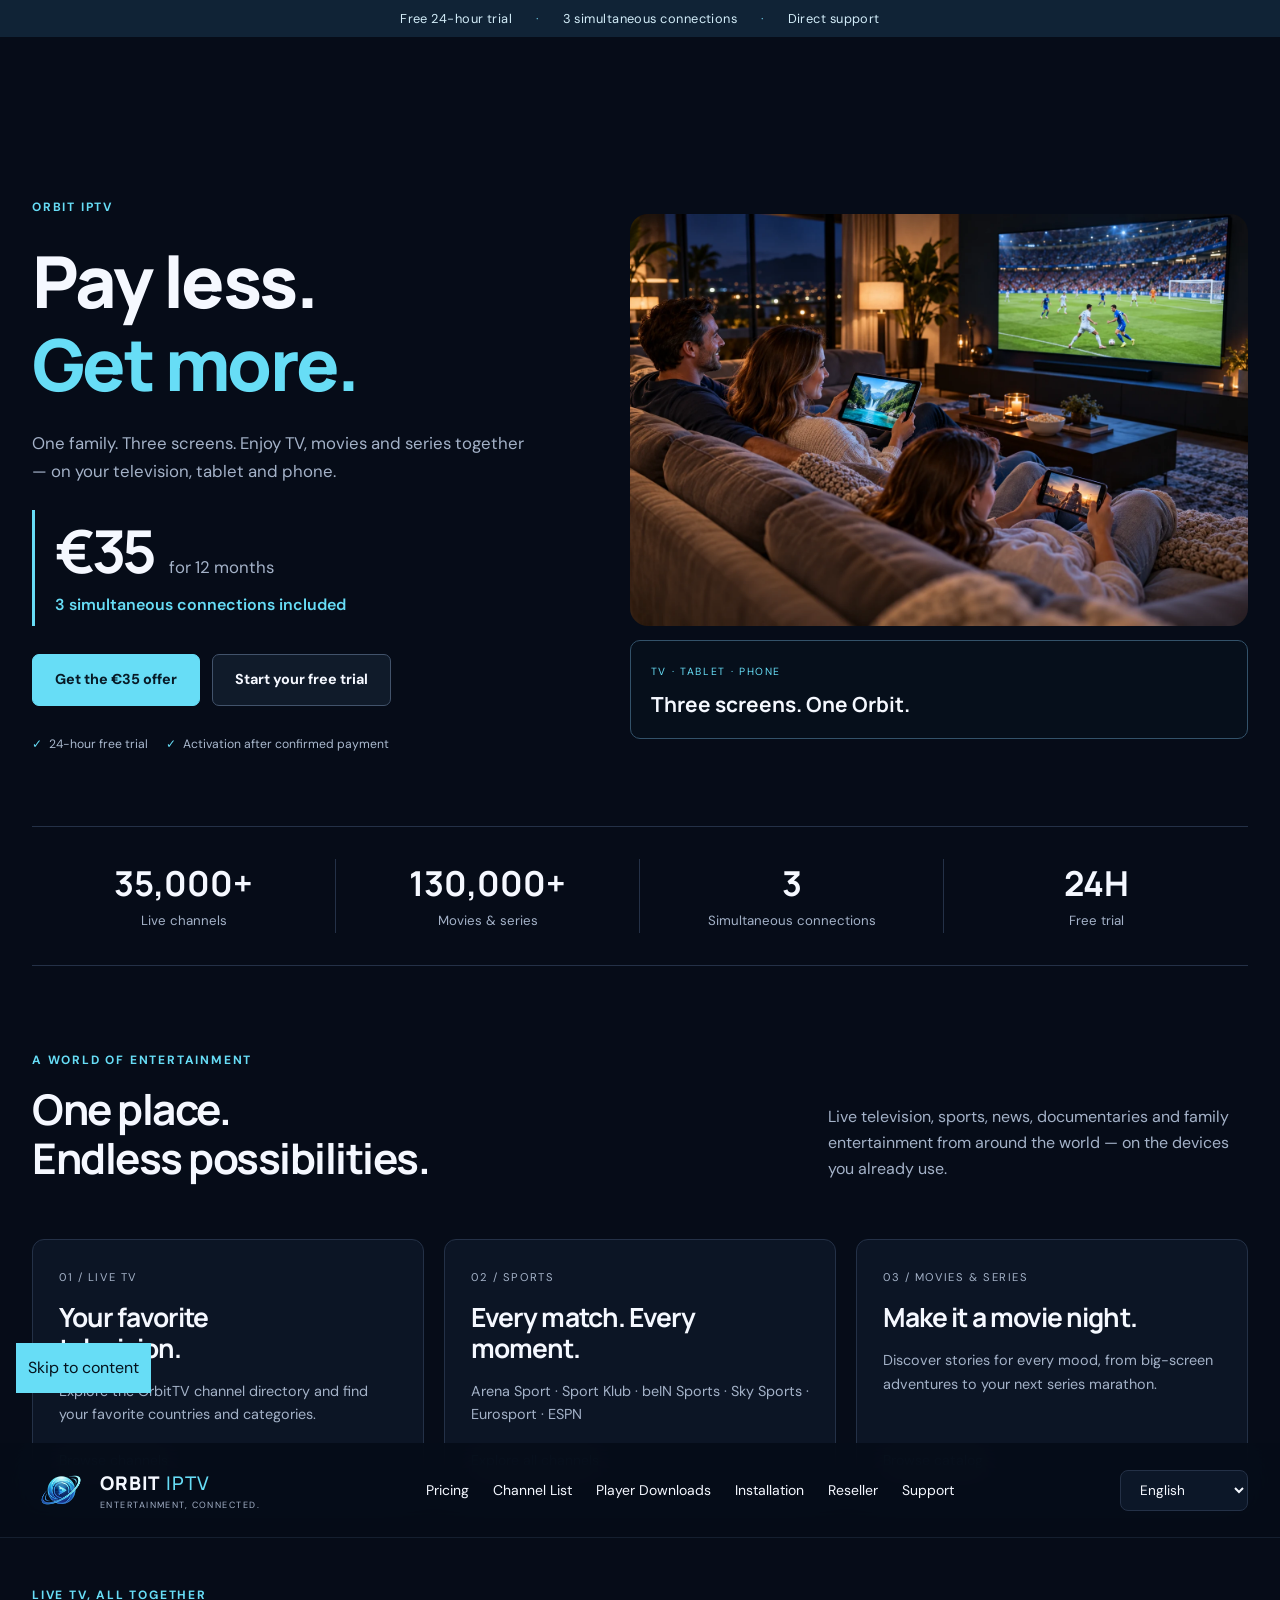
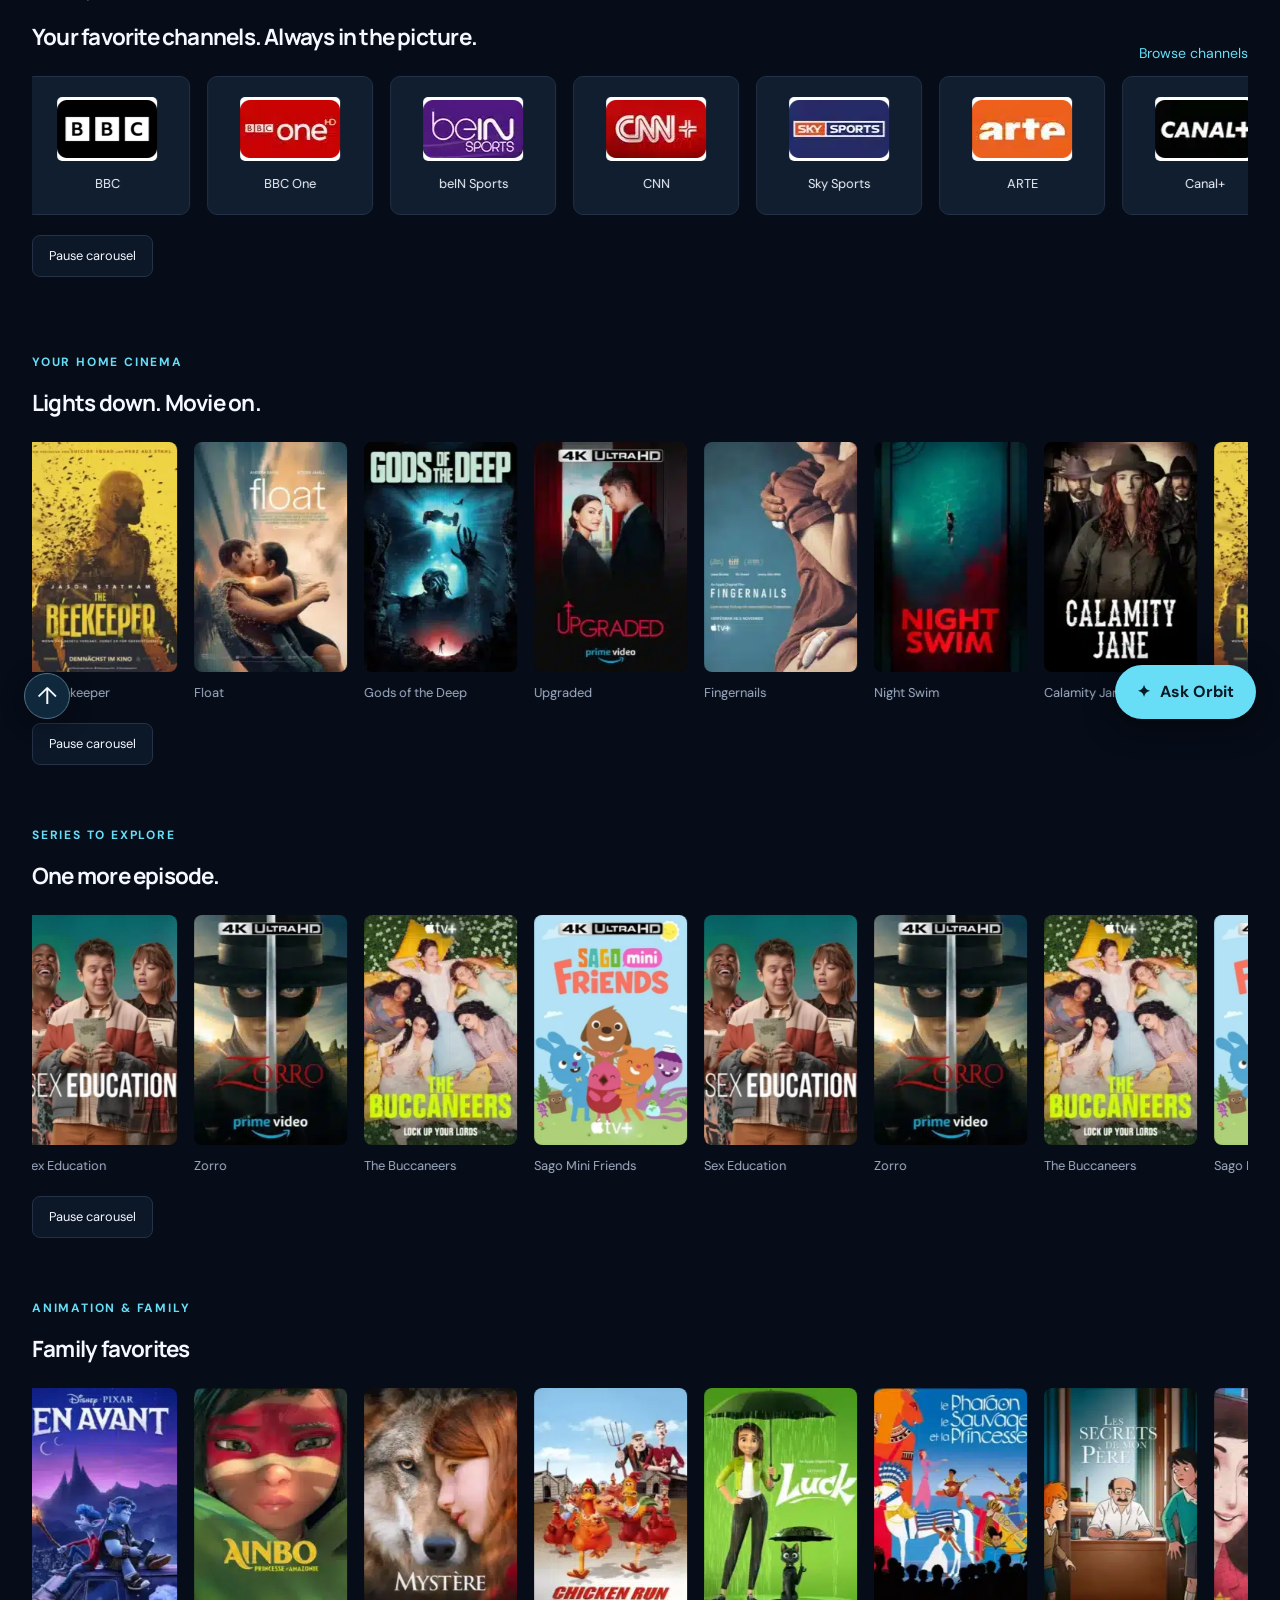
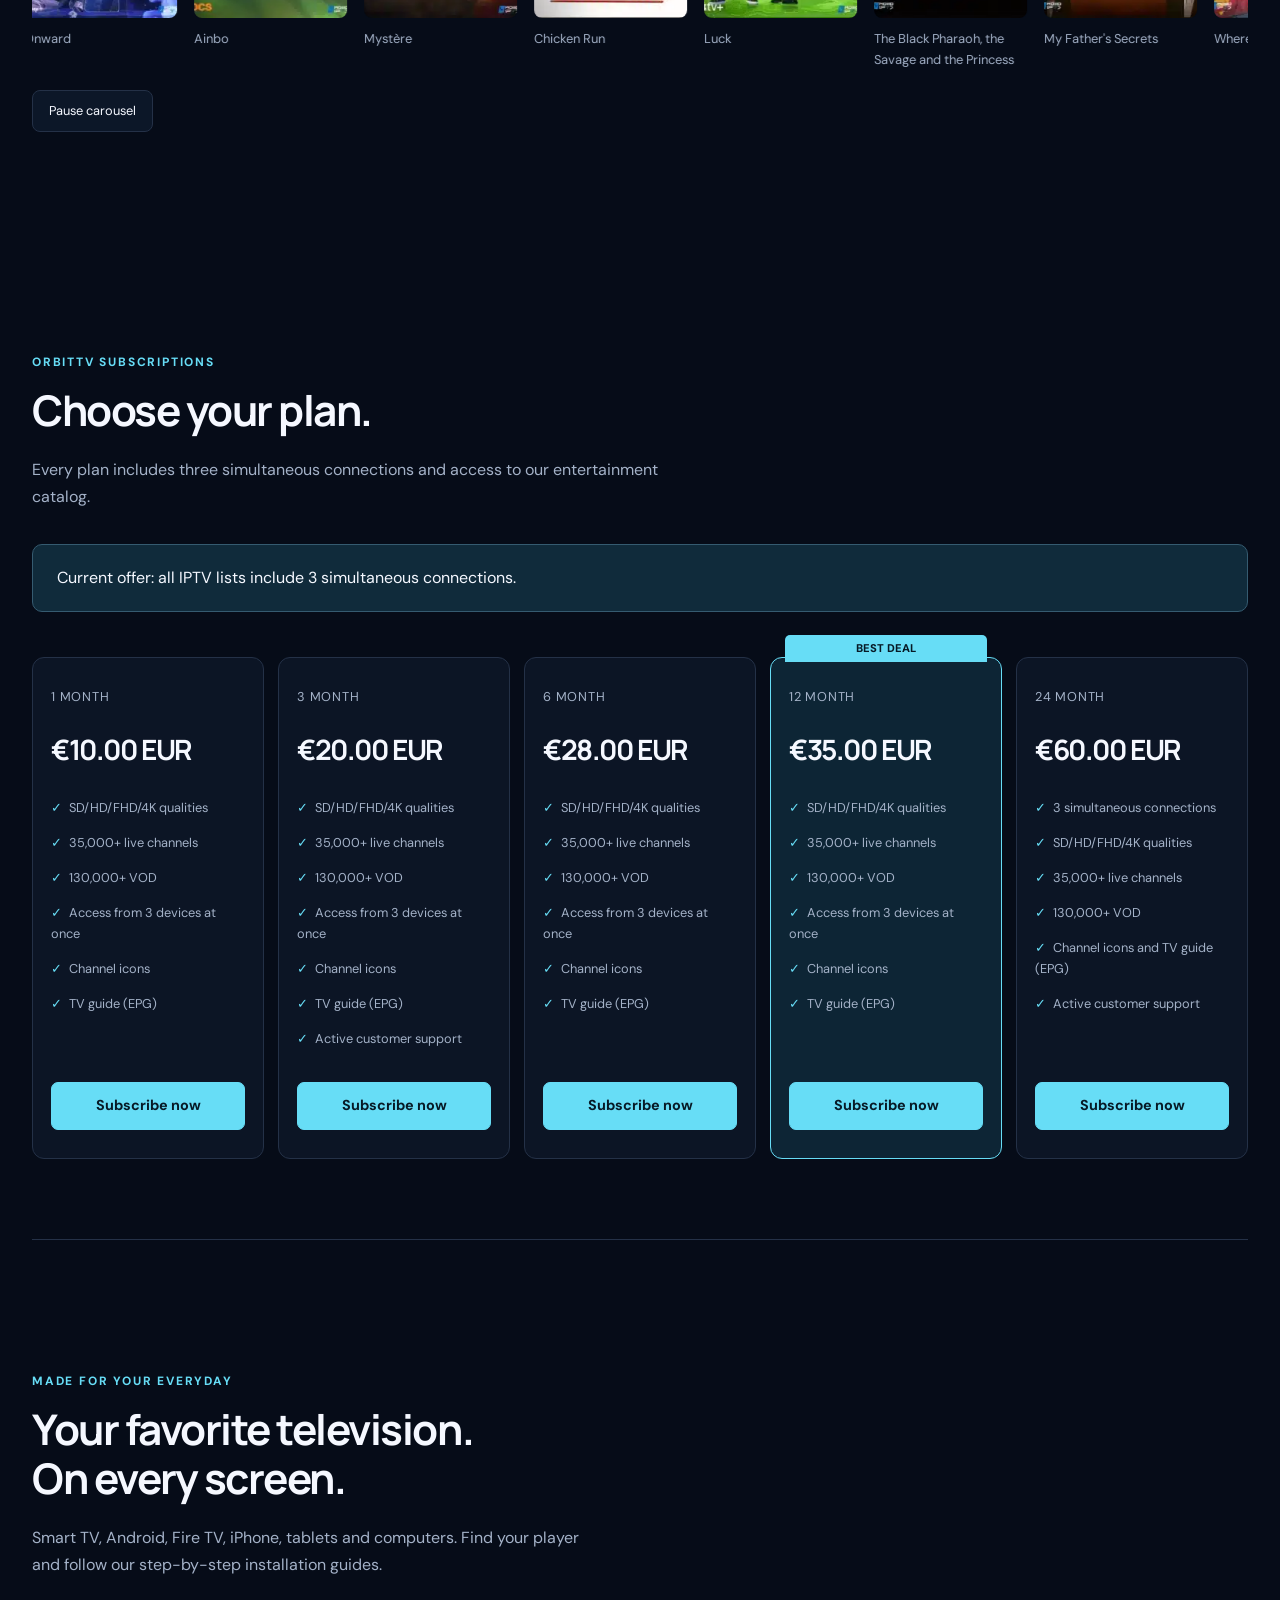
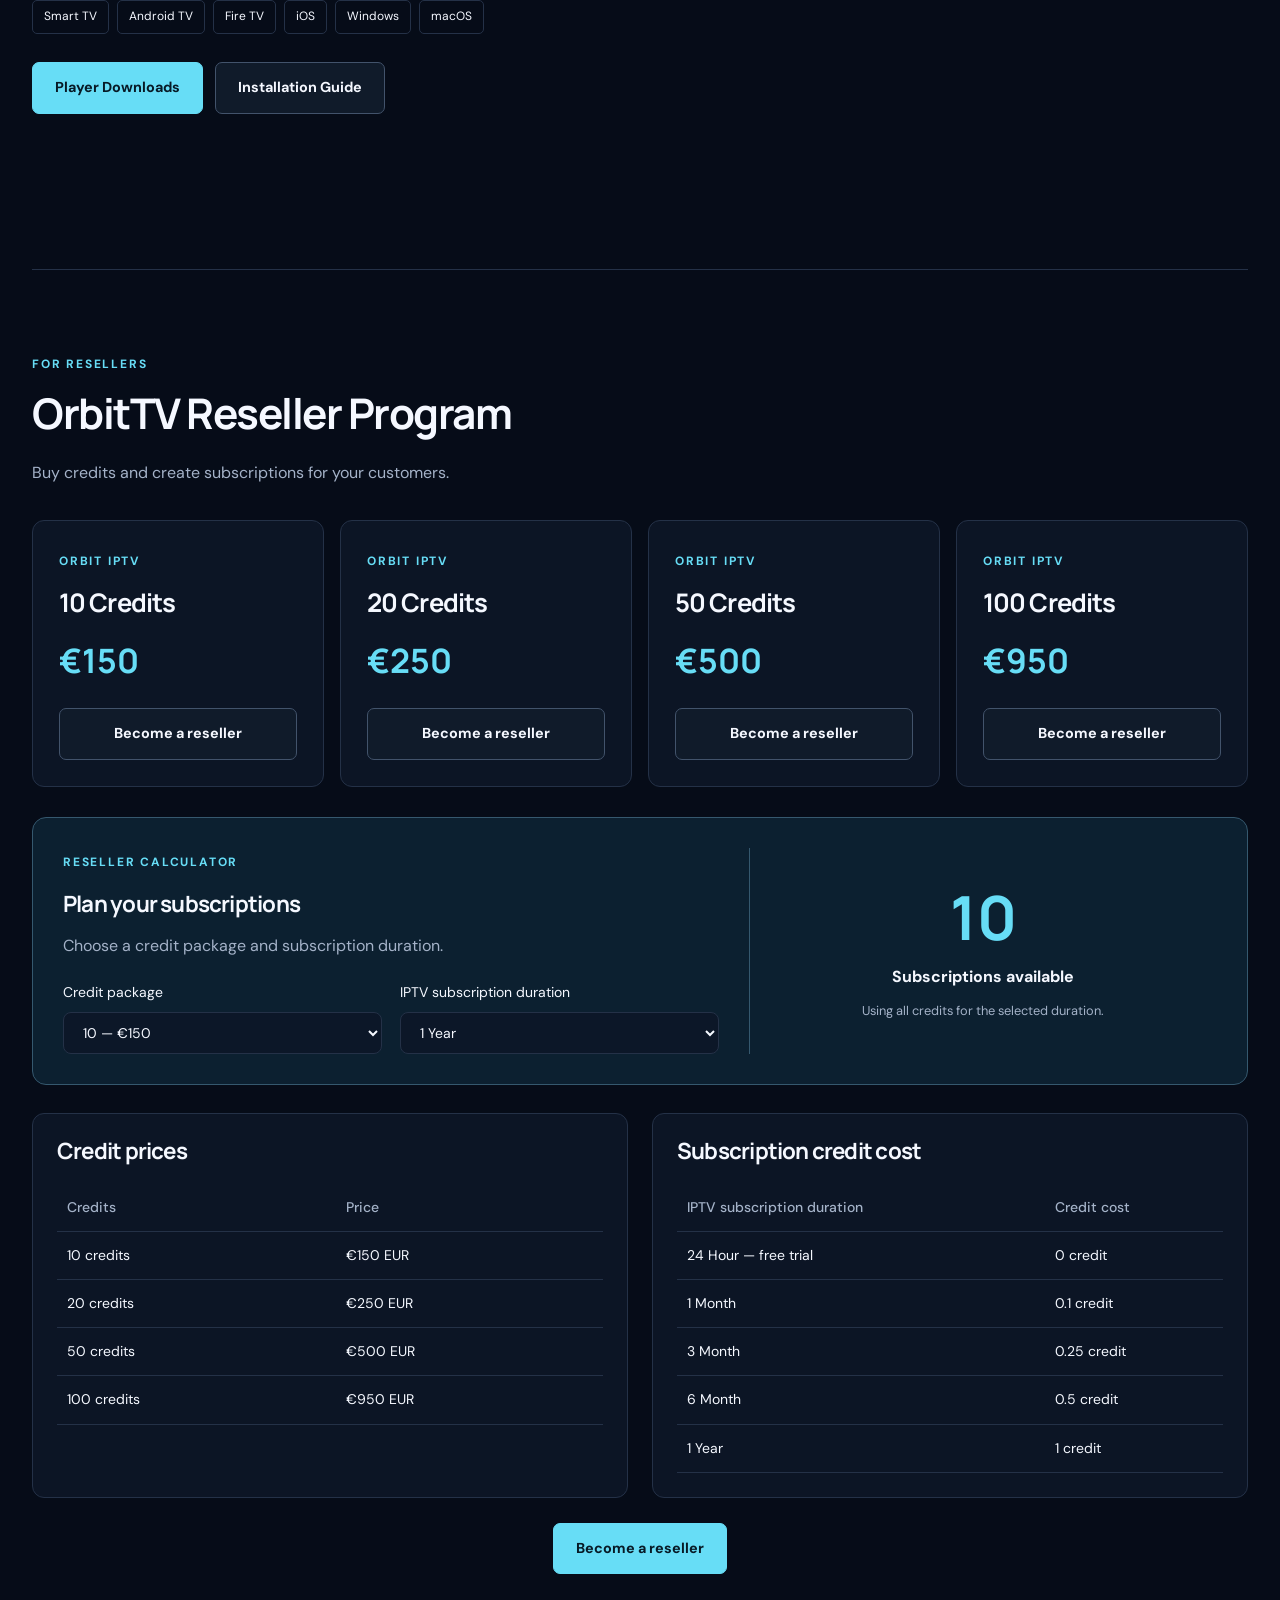
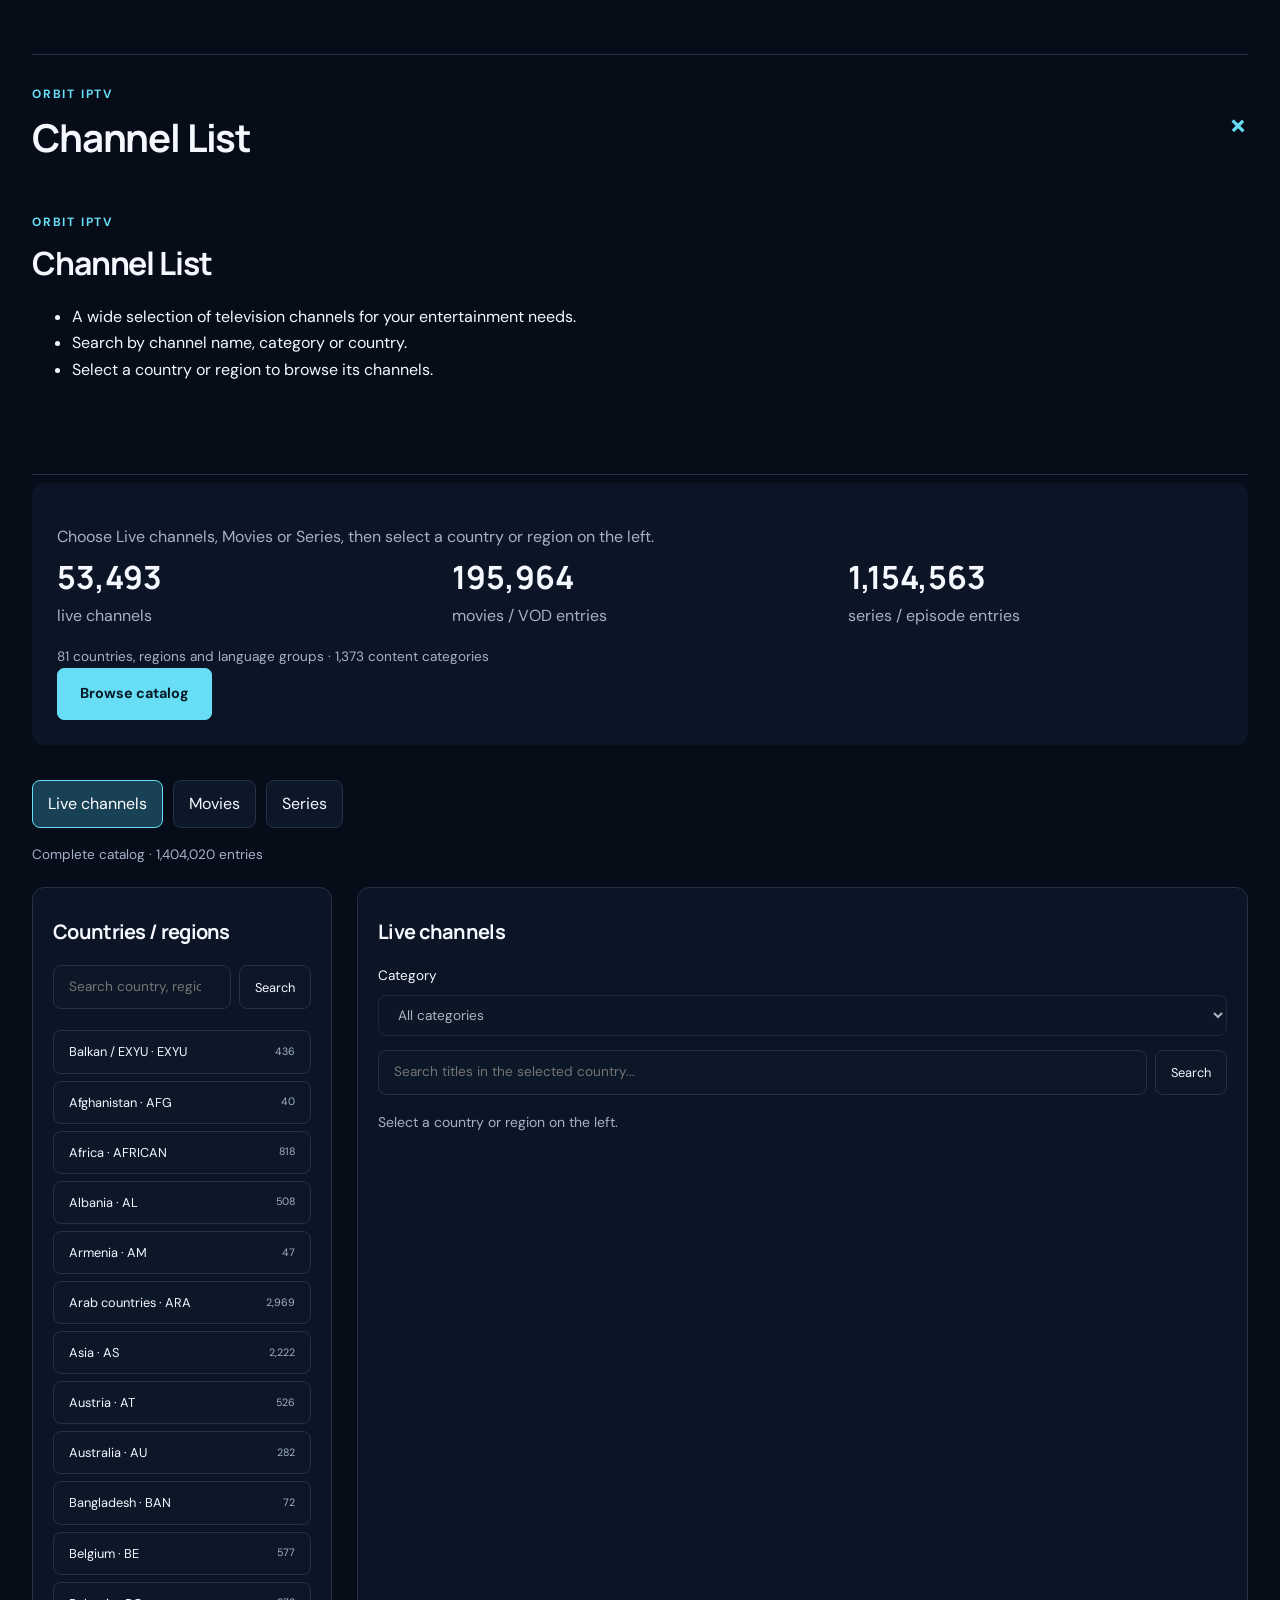
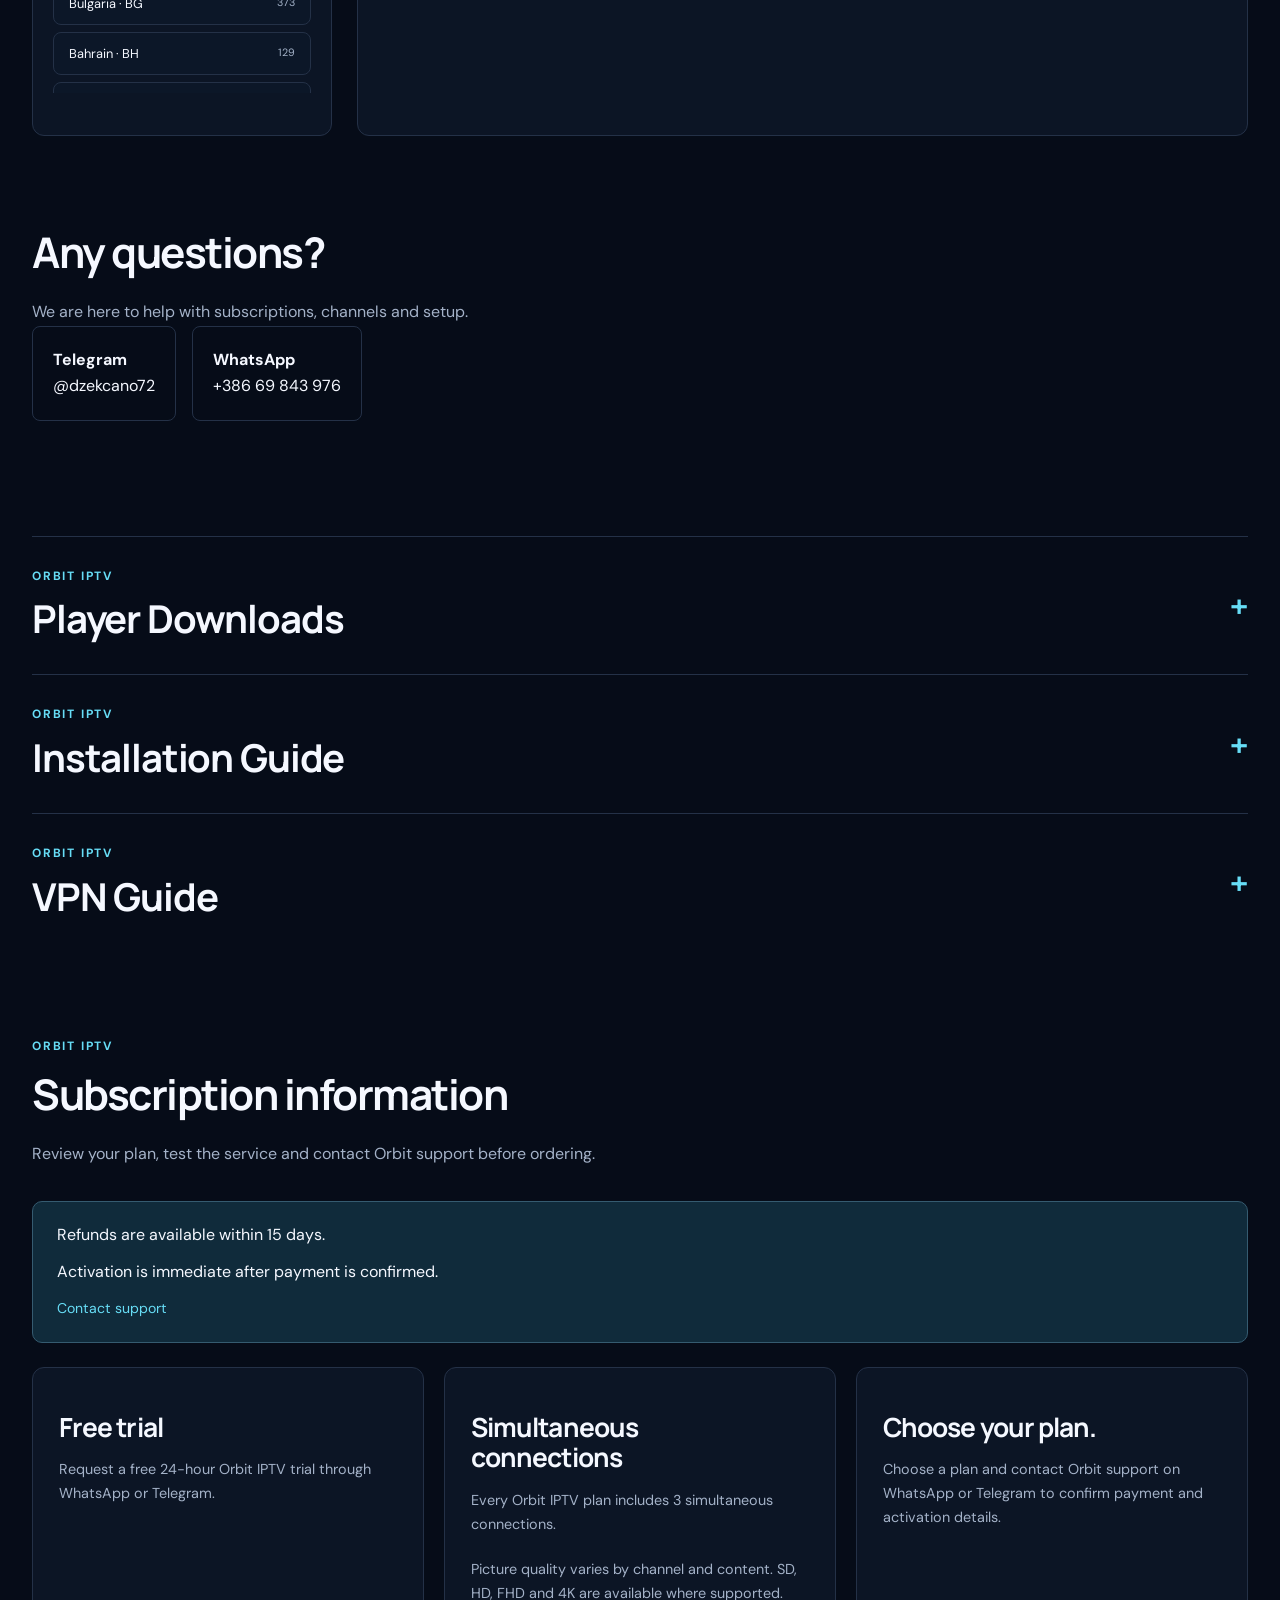
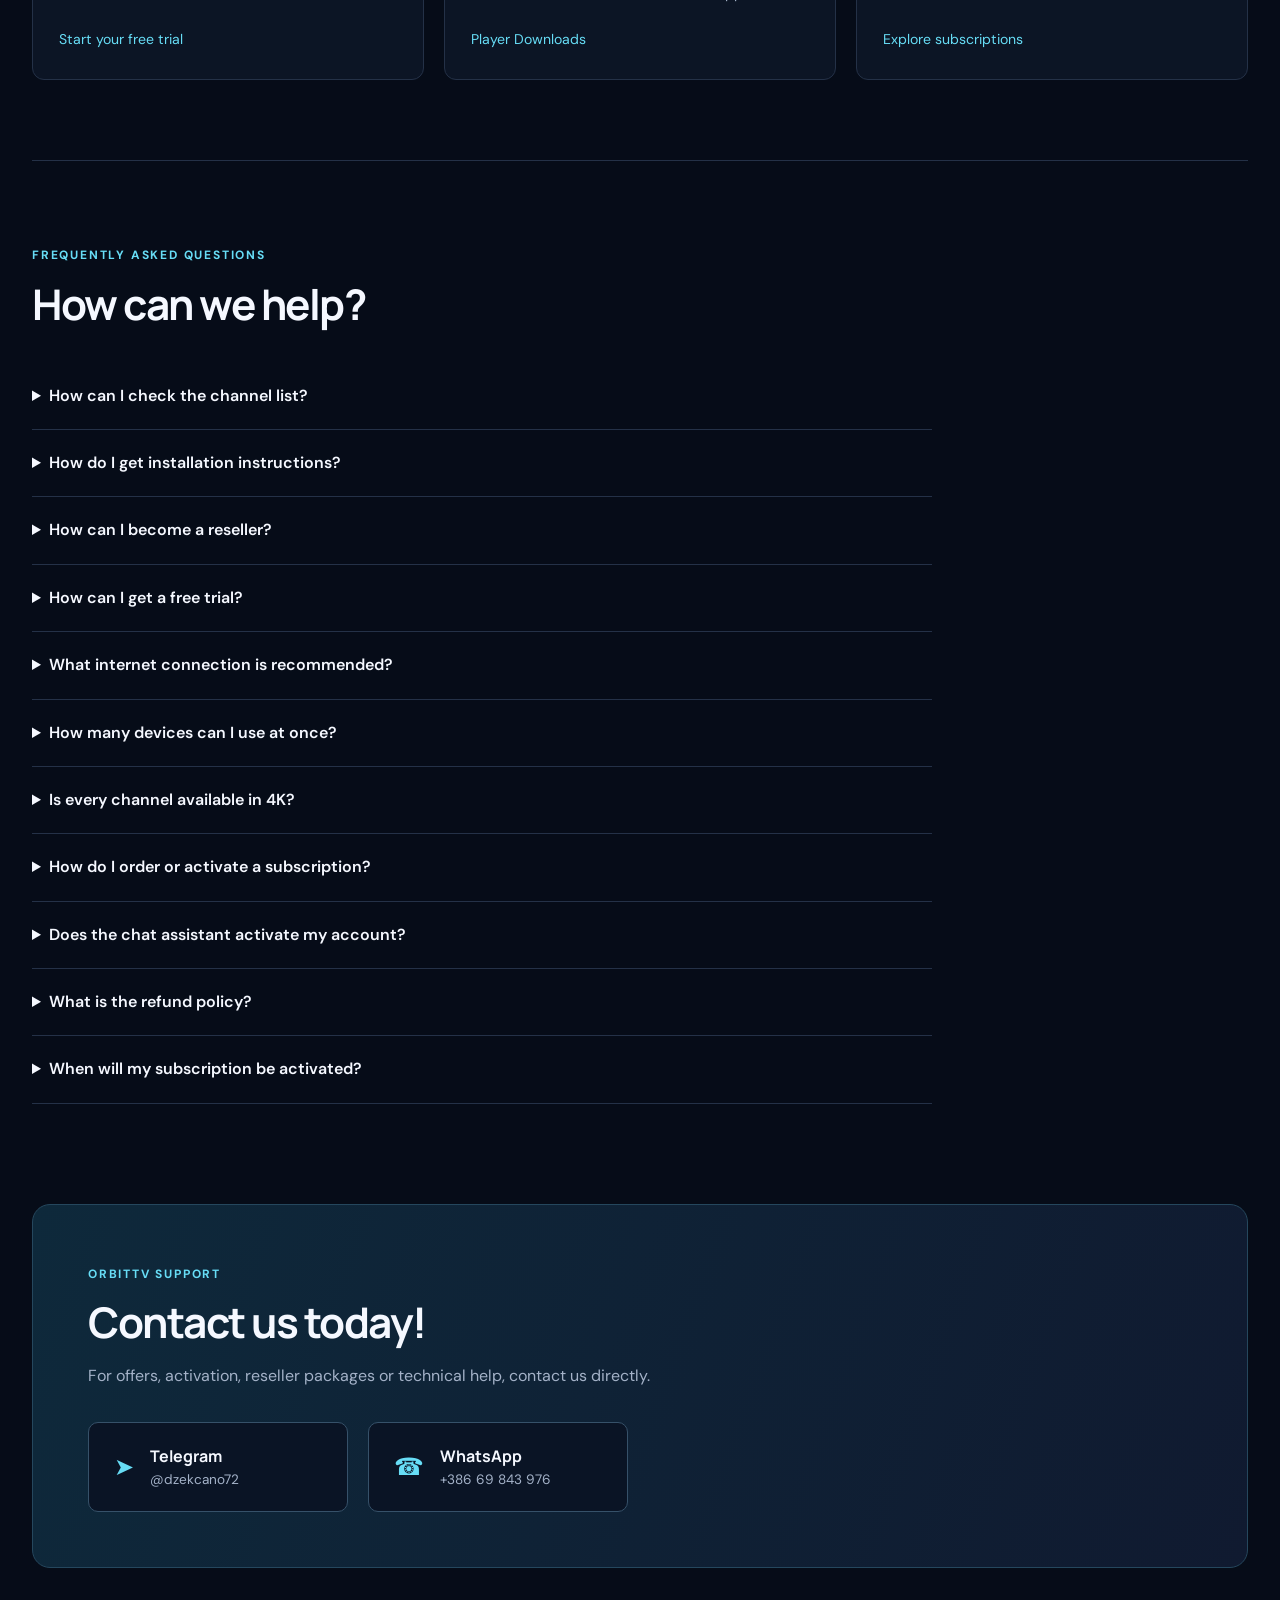
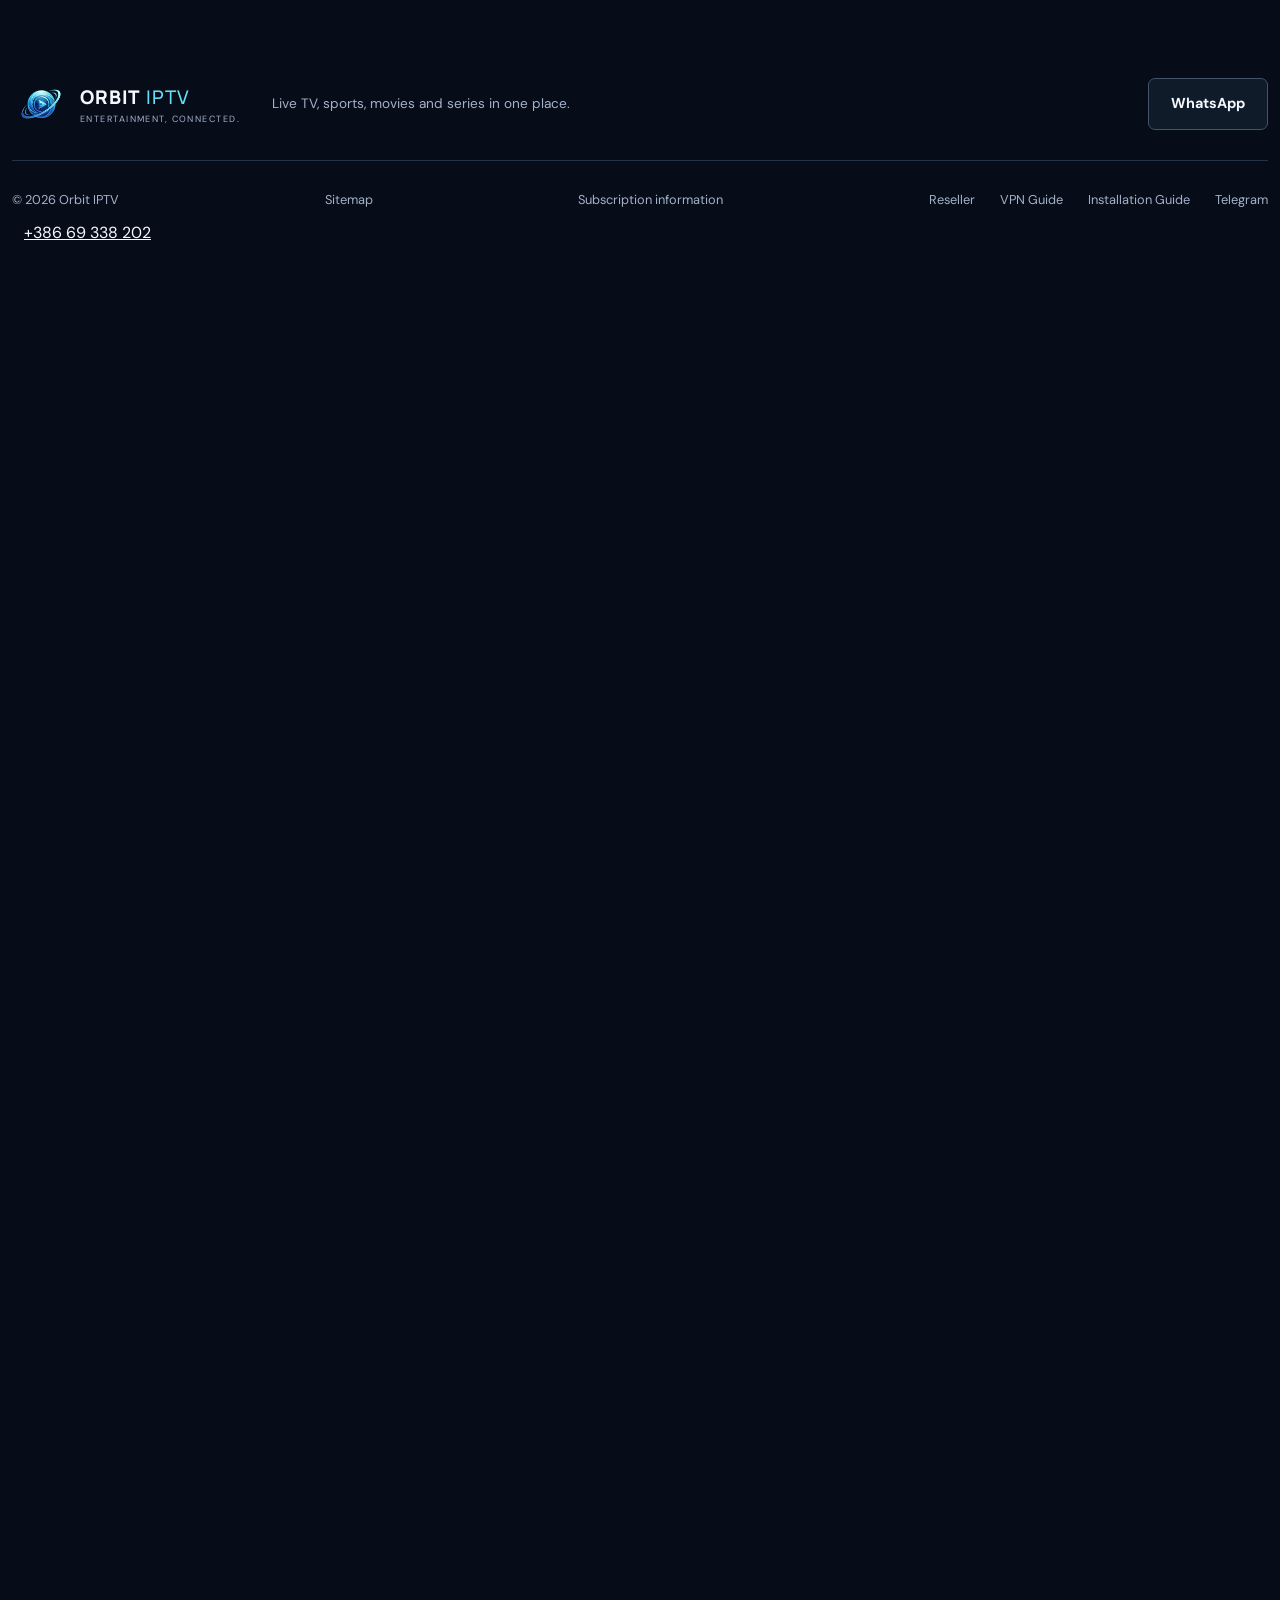
<file: channels.html>
<!doctype html><html lang="en"><meta charset="utf-8"><meta http-equiv="refresh" content="0;url=./index.html#channels"><link rel="canonical" href="https://orbitiptv.github.io/orbit-iptv-plus/"><meta name="robots" content="noindex,follow"><title>Channel List | Orbit IPTV</title><a href="./index.html#channels">Channel List</a></html>
</file>
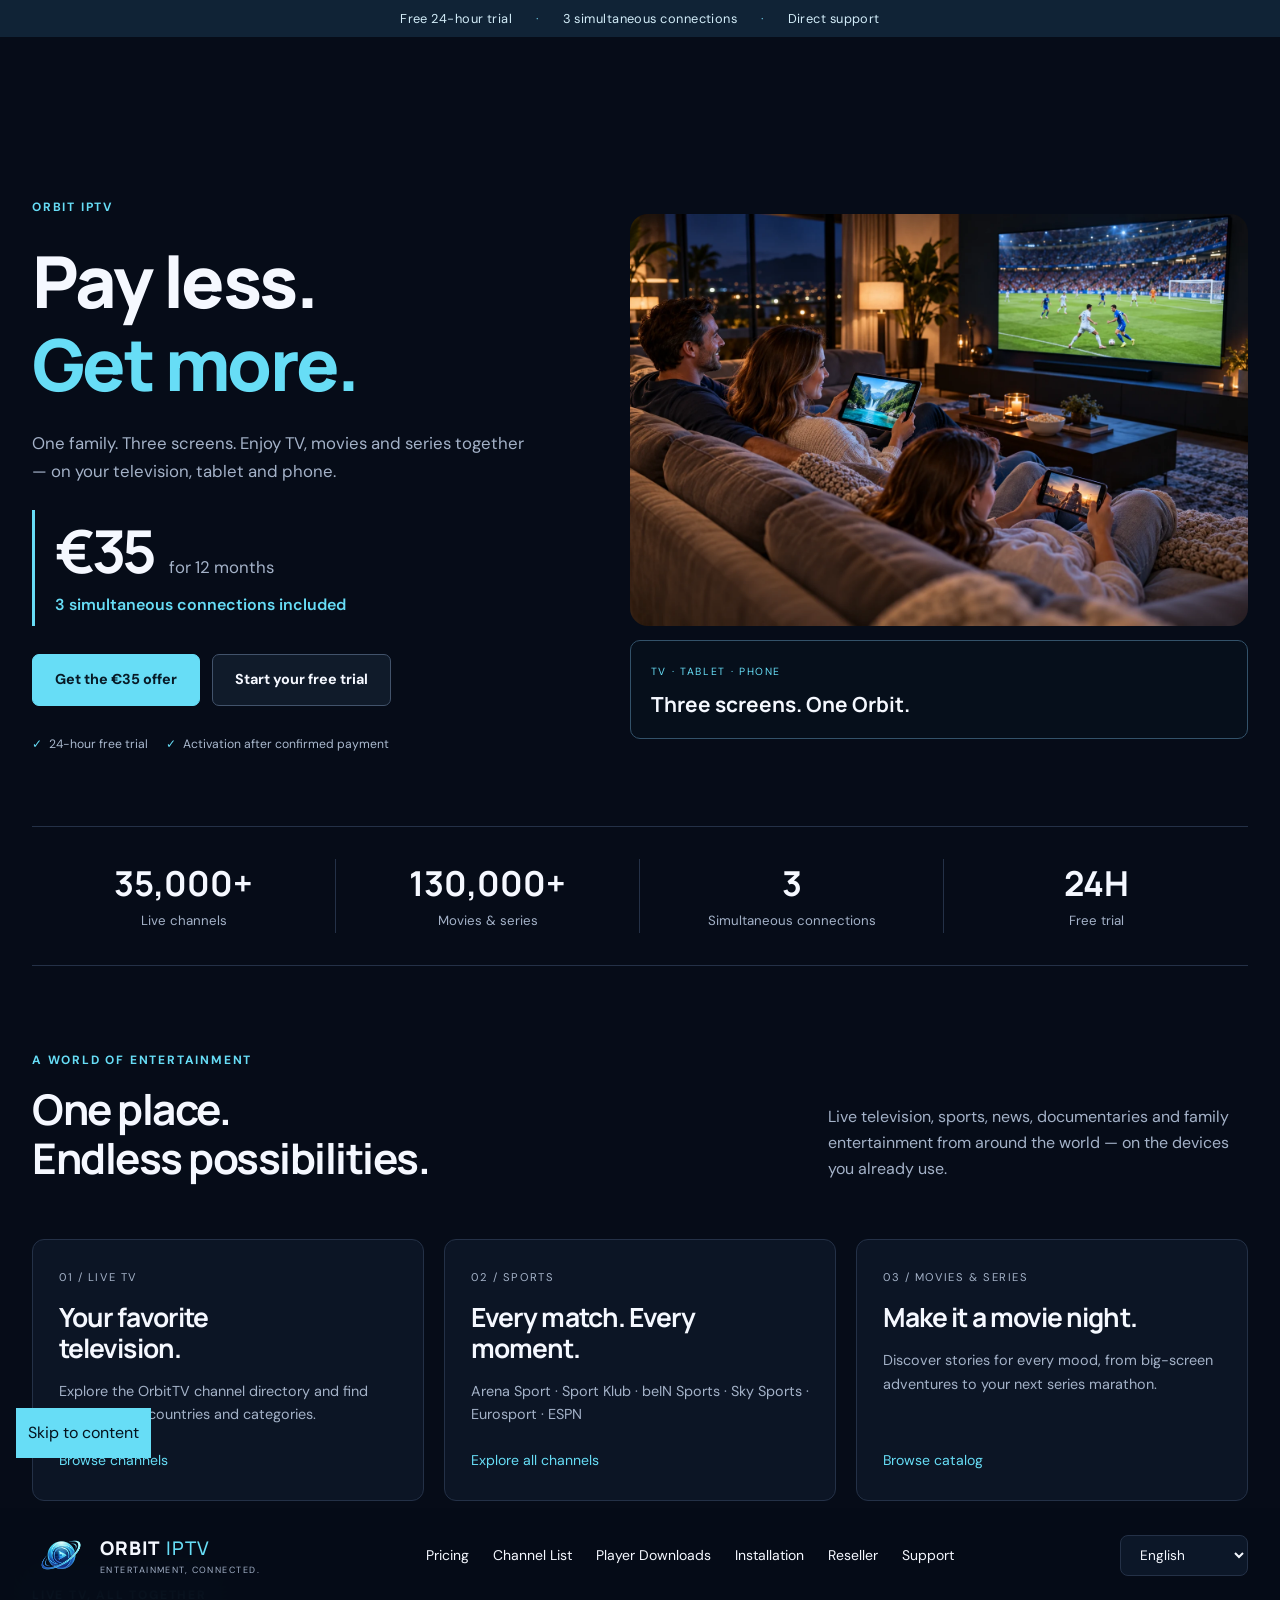
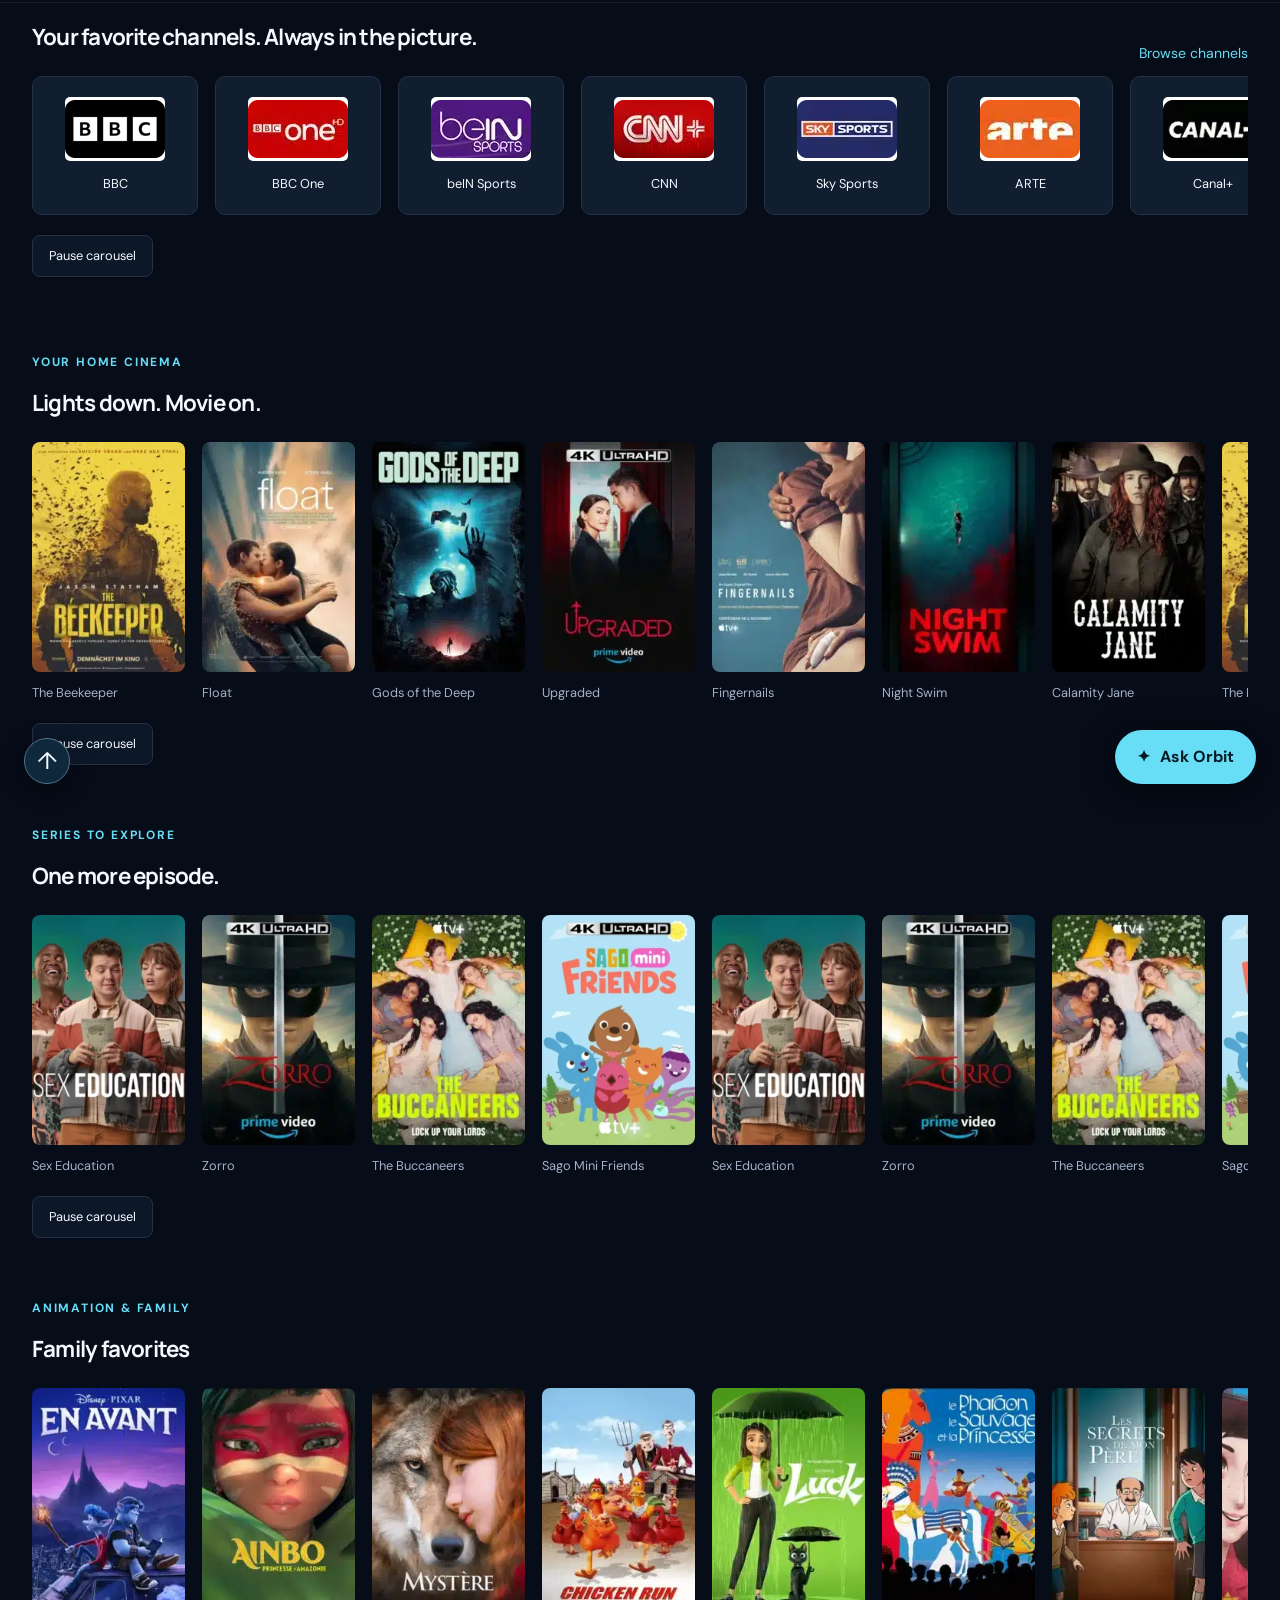
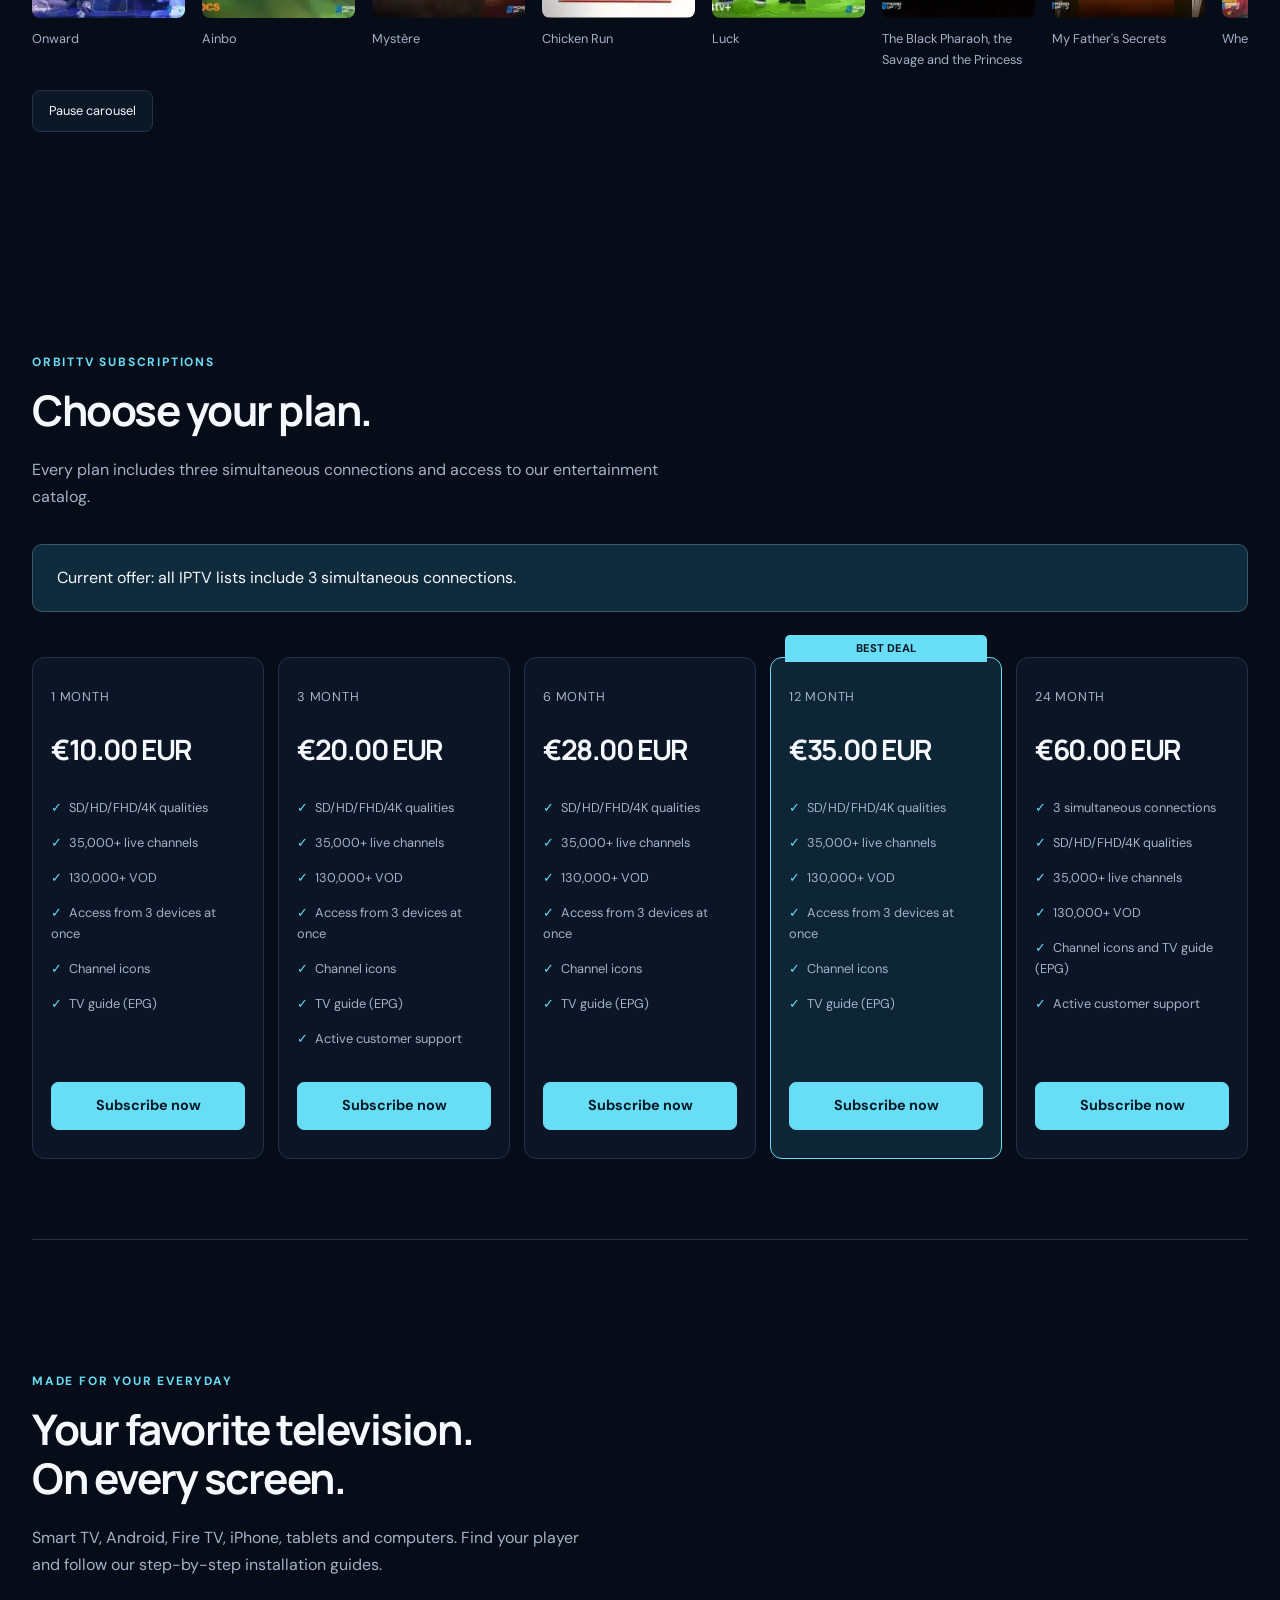
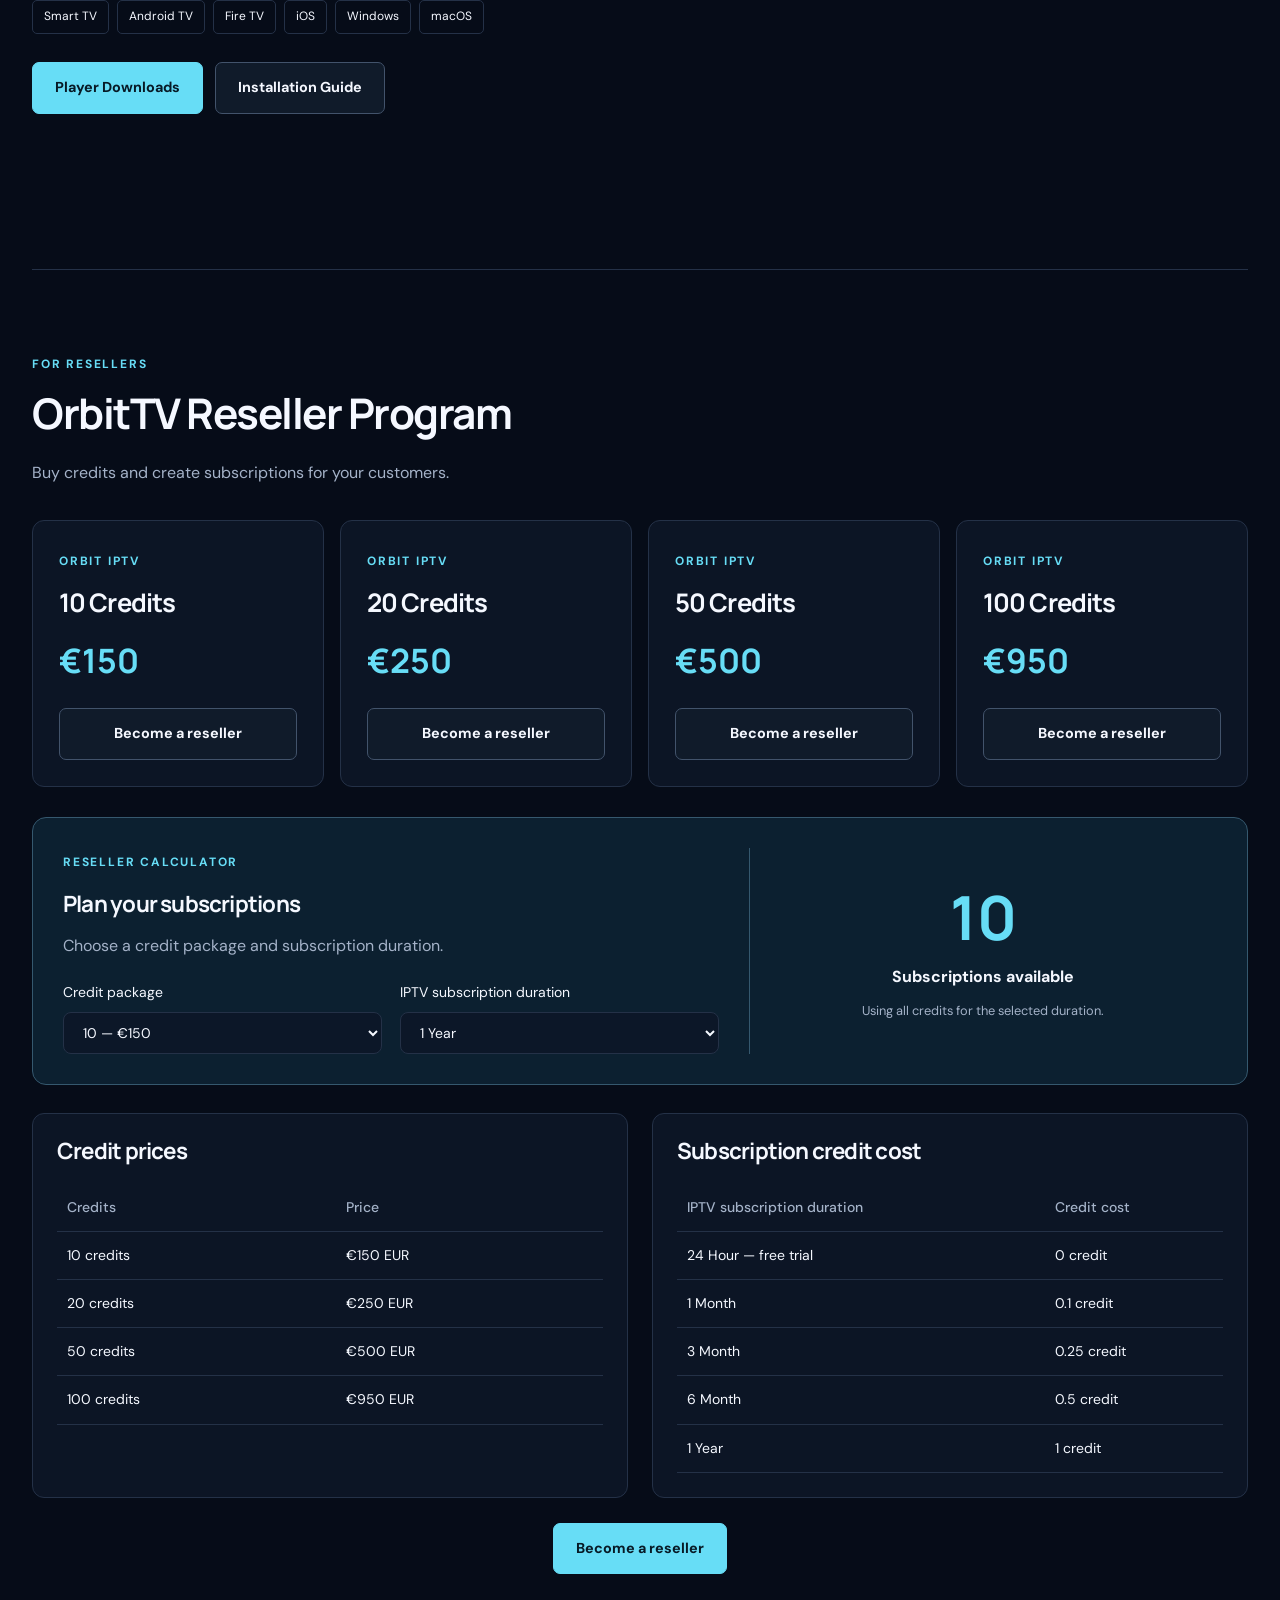
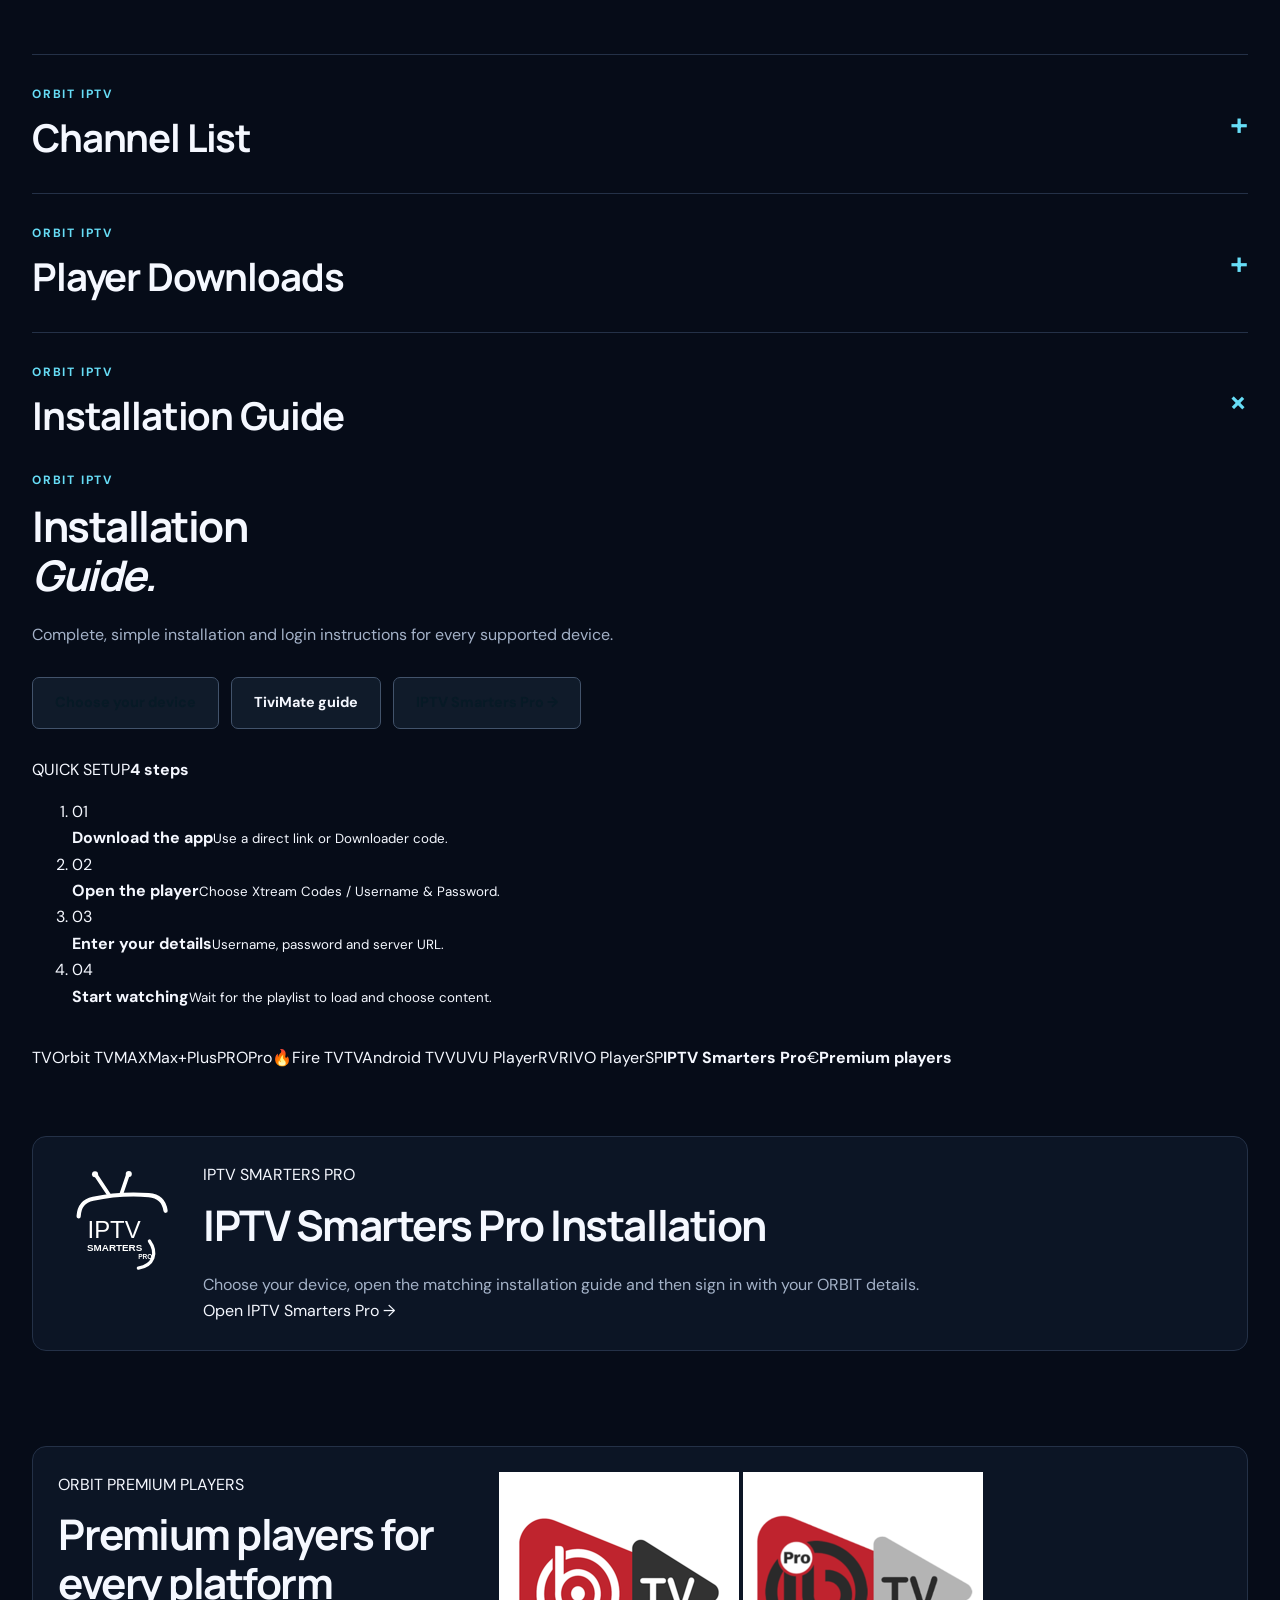
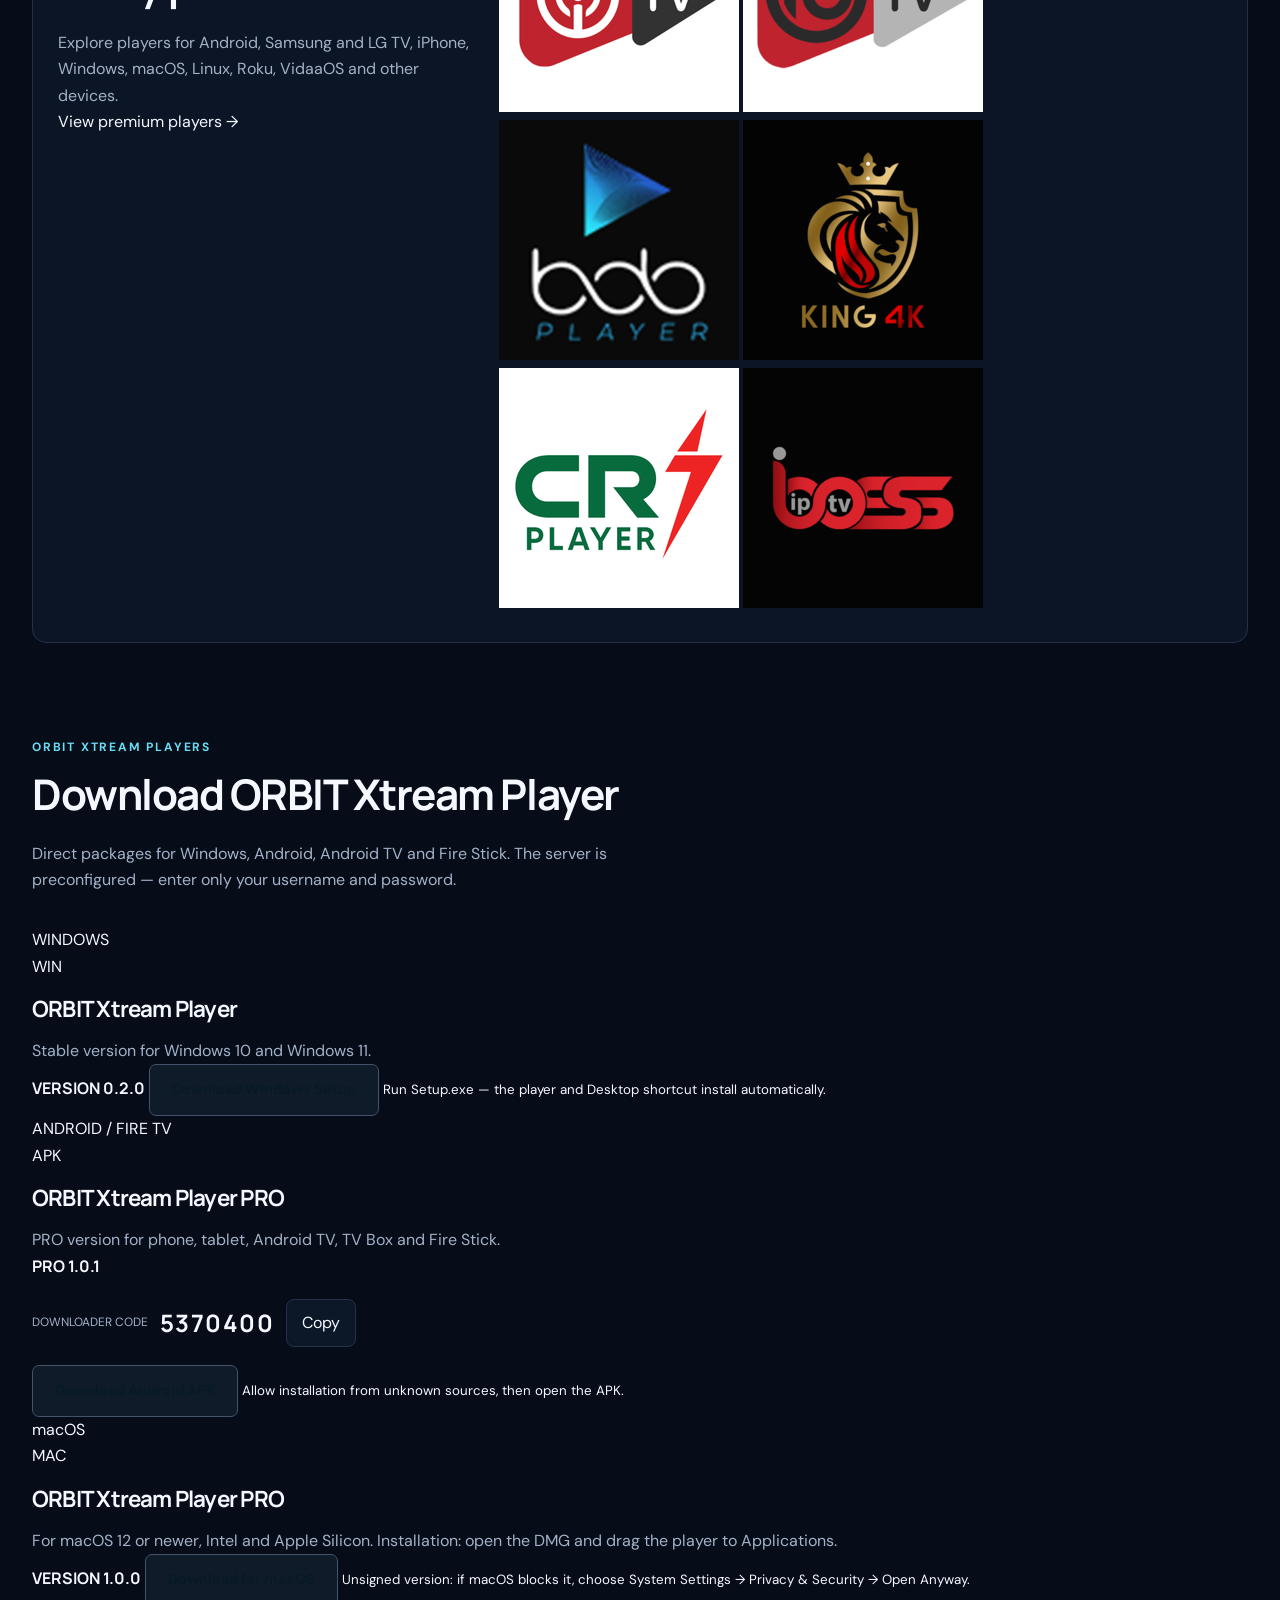
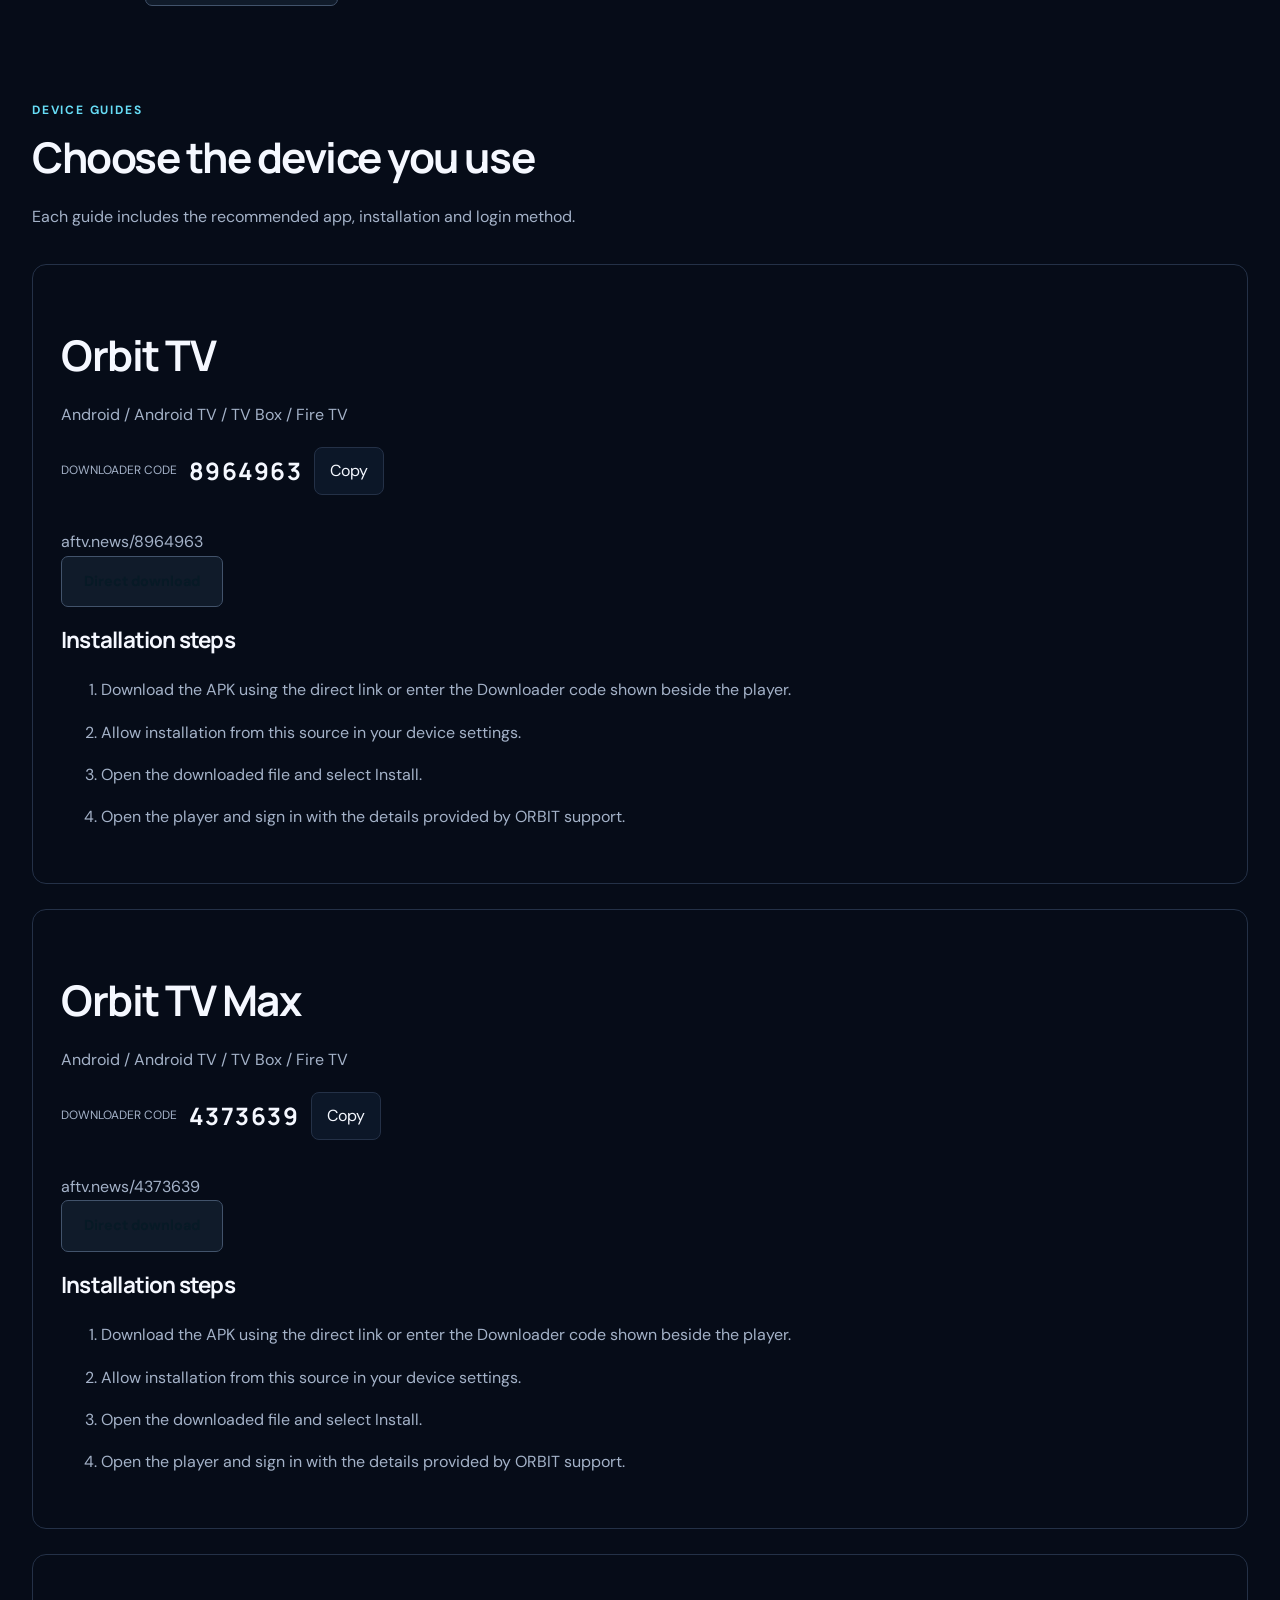
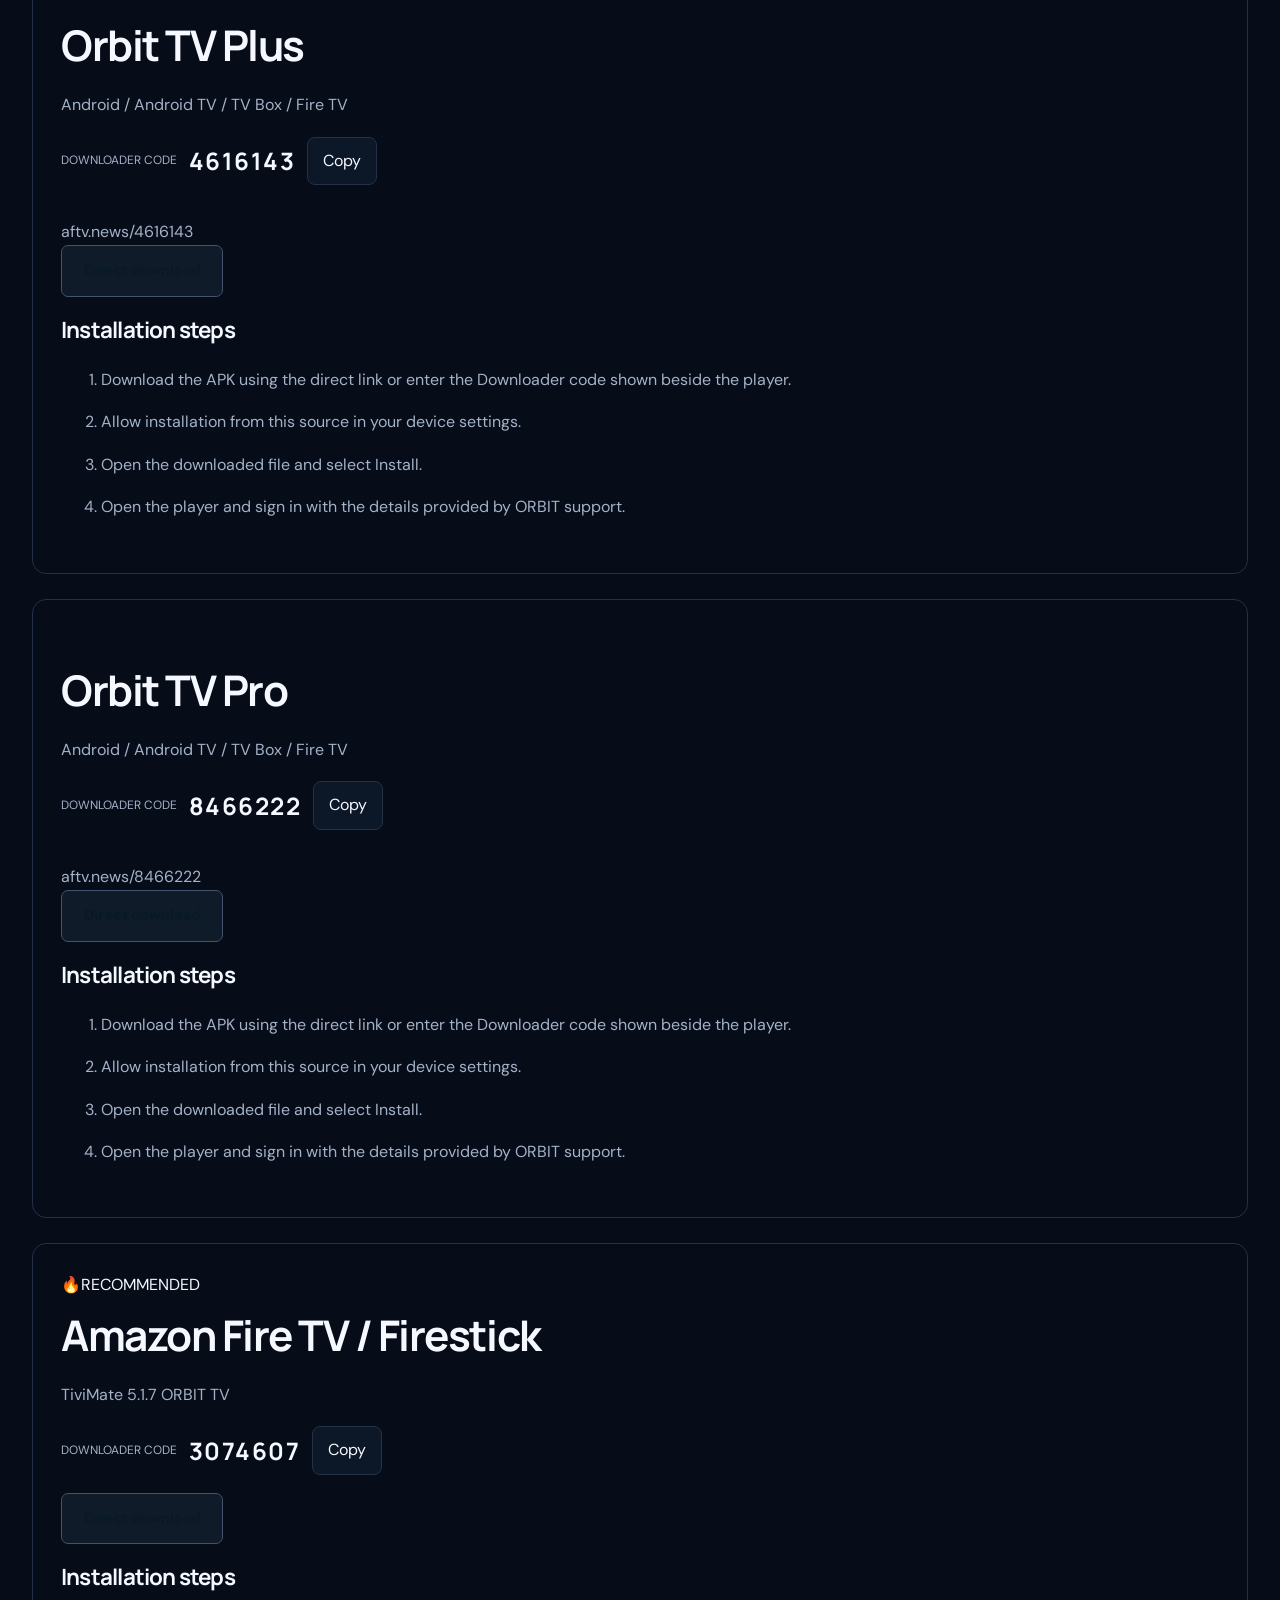
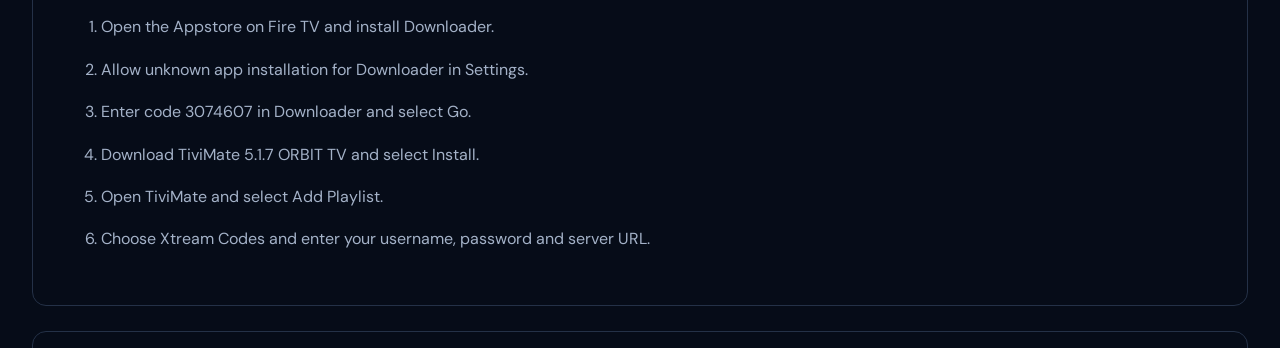
<file: installation.html>
<!doctype html><html lang="en"><meta charset="utf-8"><meta http-equiv="refresh" content="0;url=./index.html#installation"><link rel="canonical" href="https://orbitiptv.github.io/orbit-iptv-plus/"><meta name="robots" content="noindex,follow"><title>Installation Guide | Orbit IPTV</title><a href="./index.html#installation">Installation Guide</a></html>
</file>
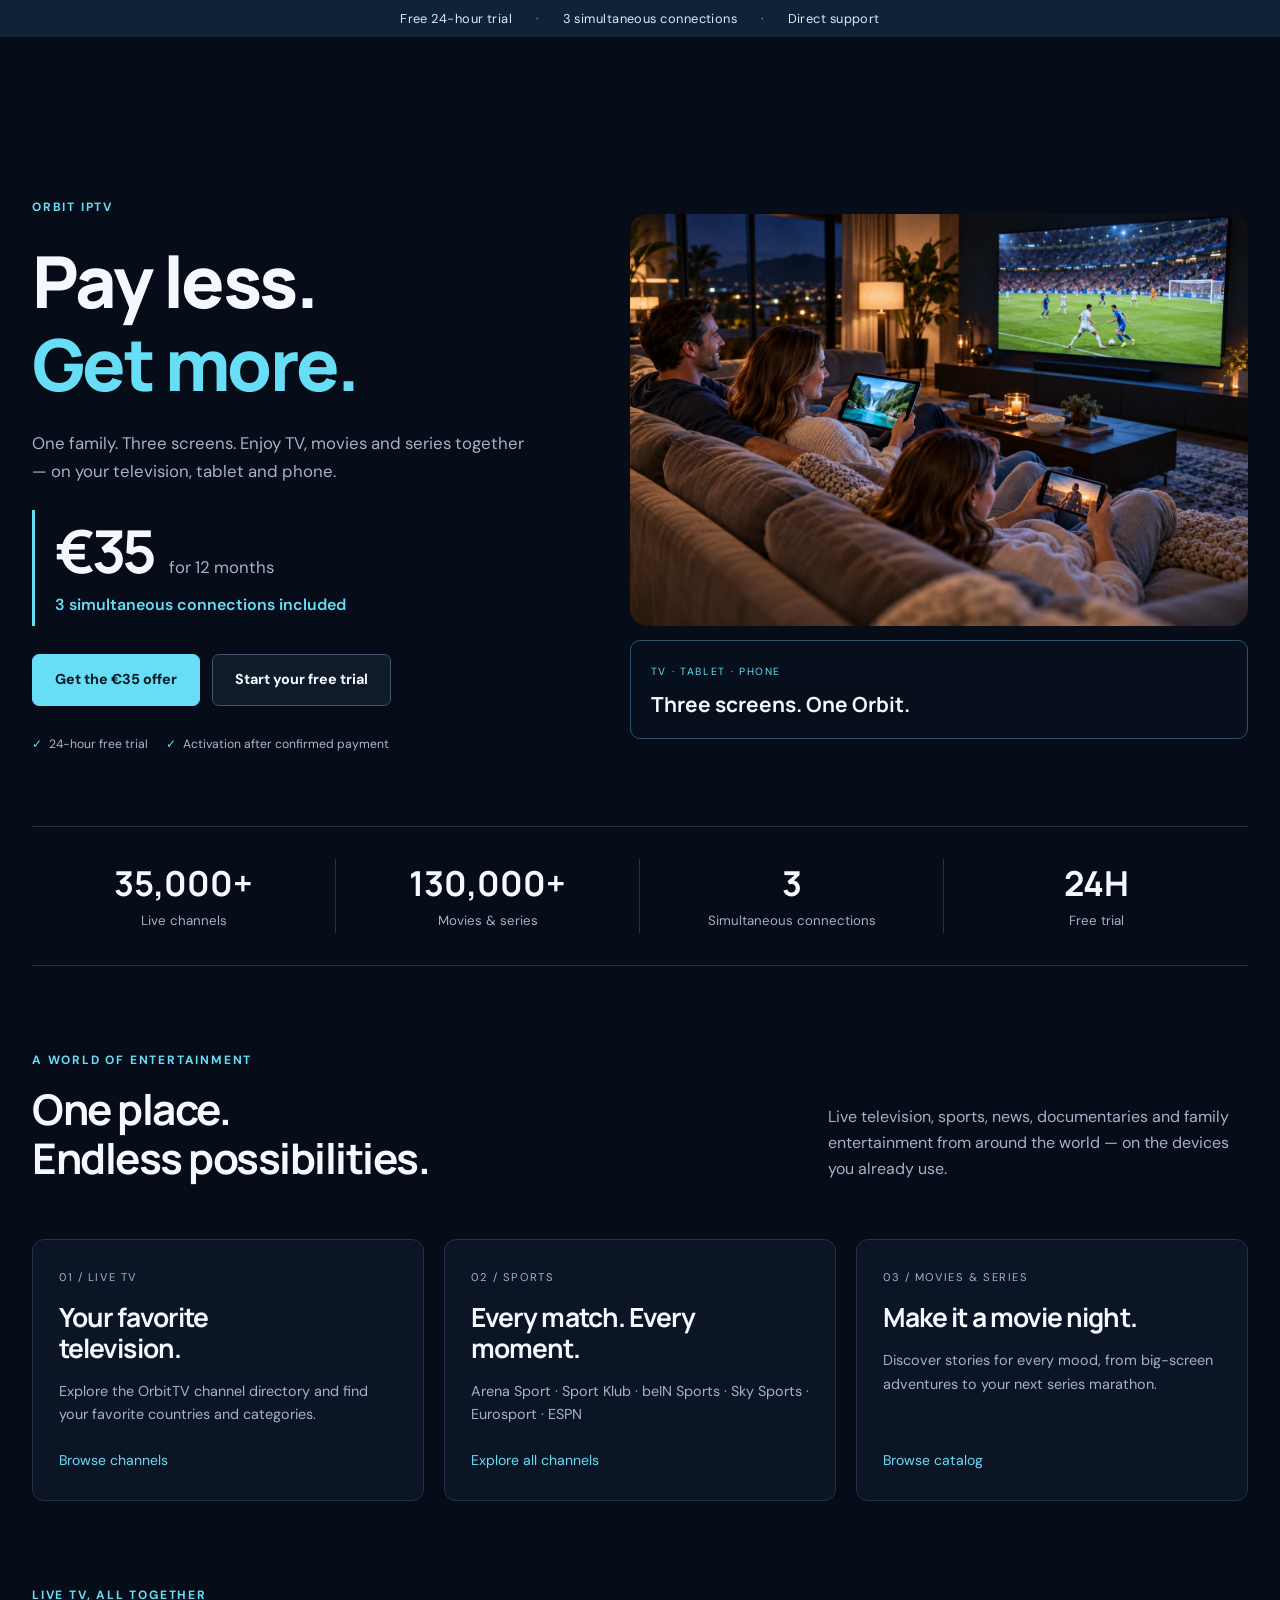
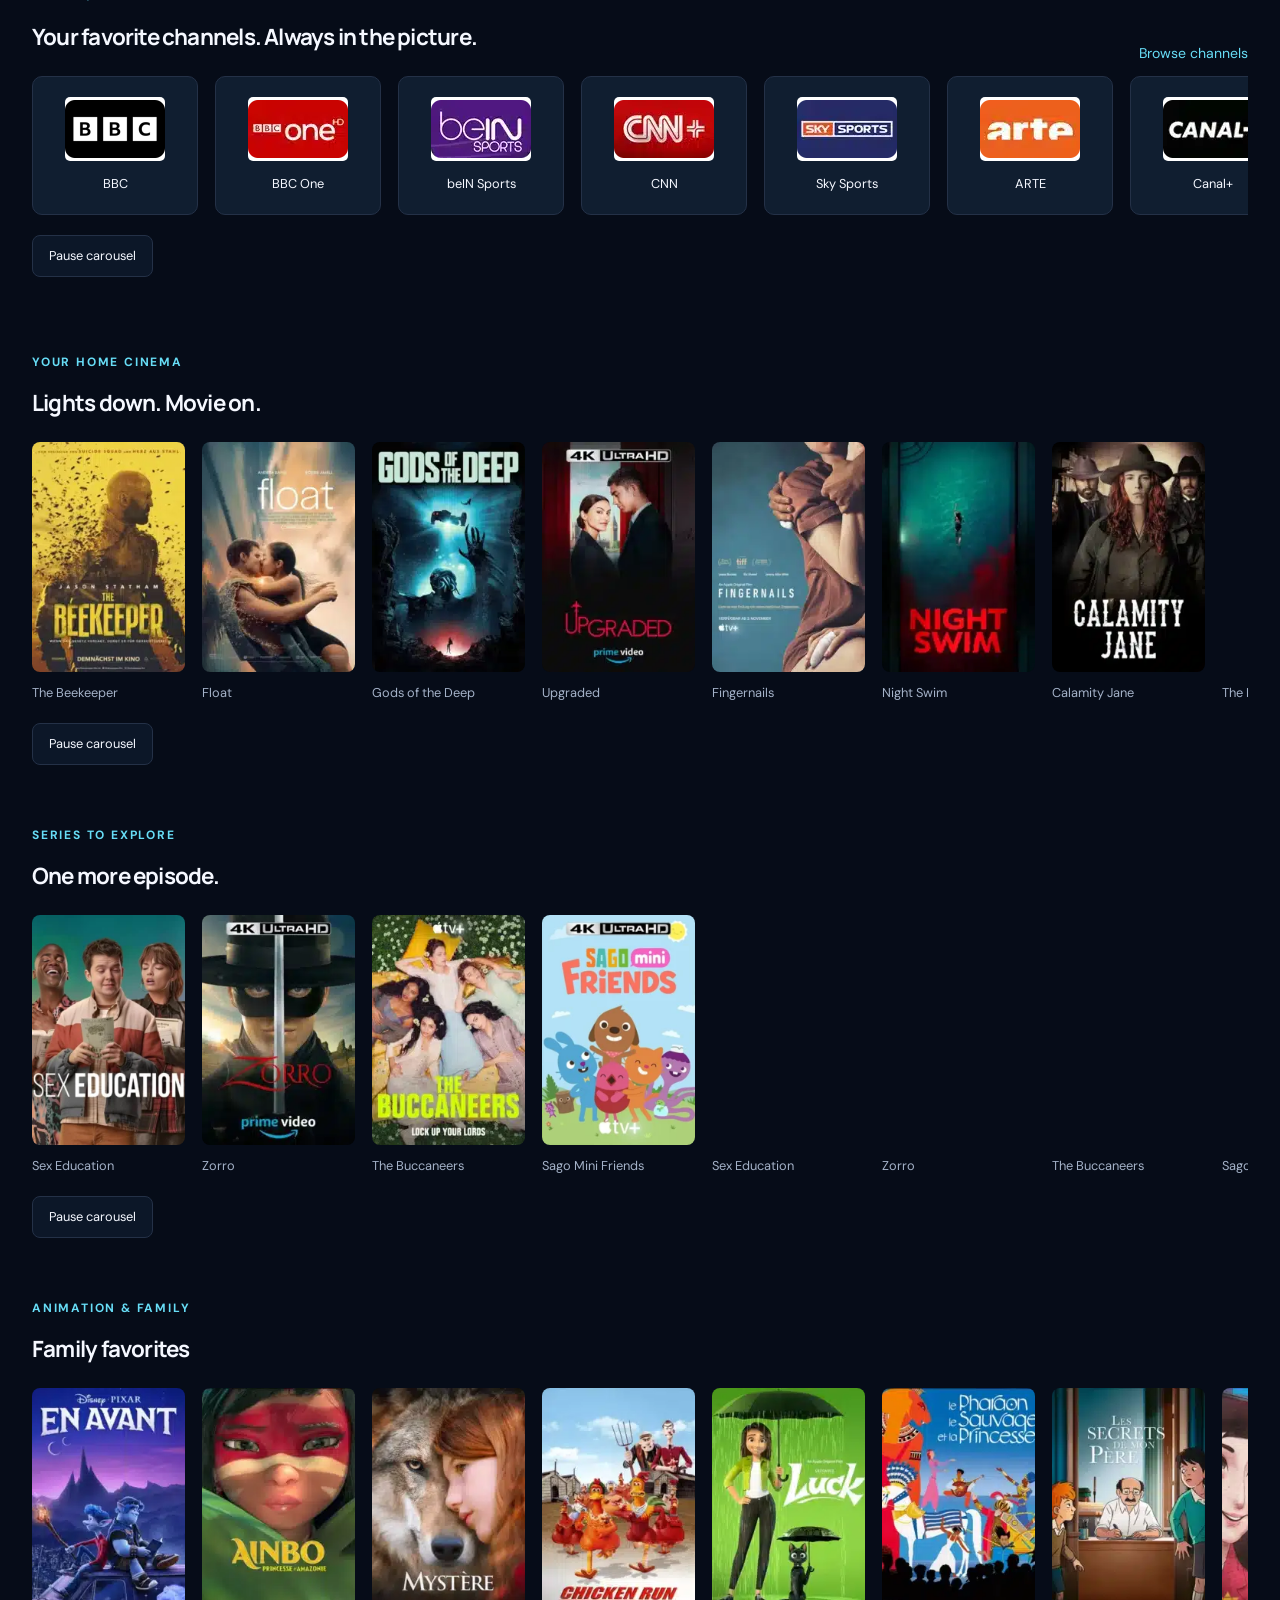
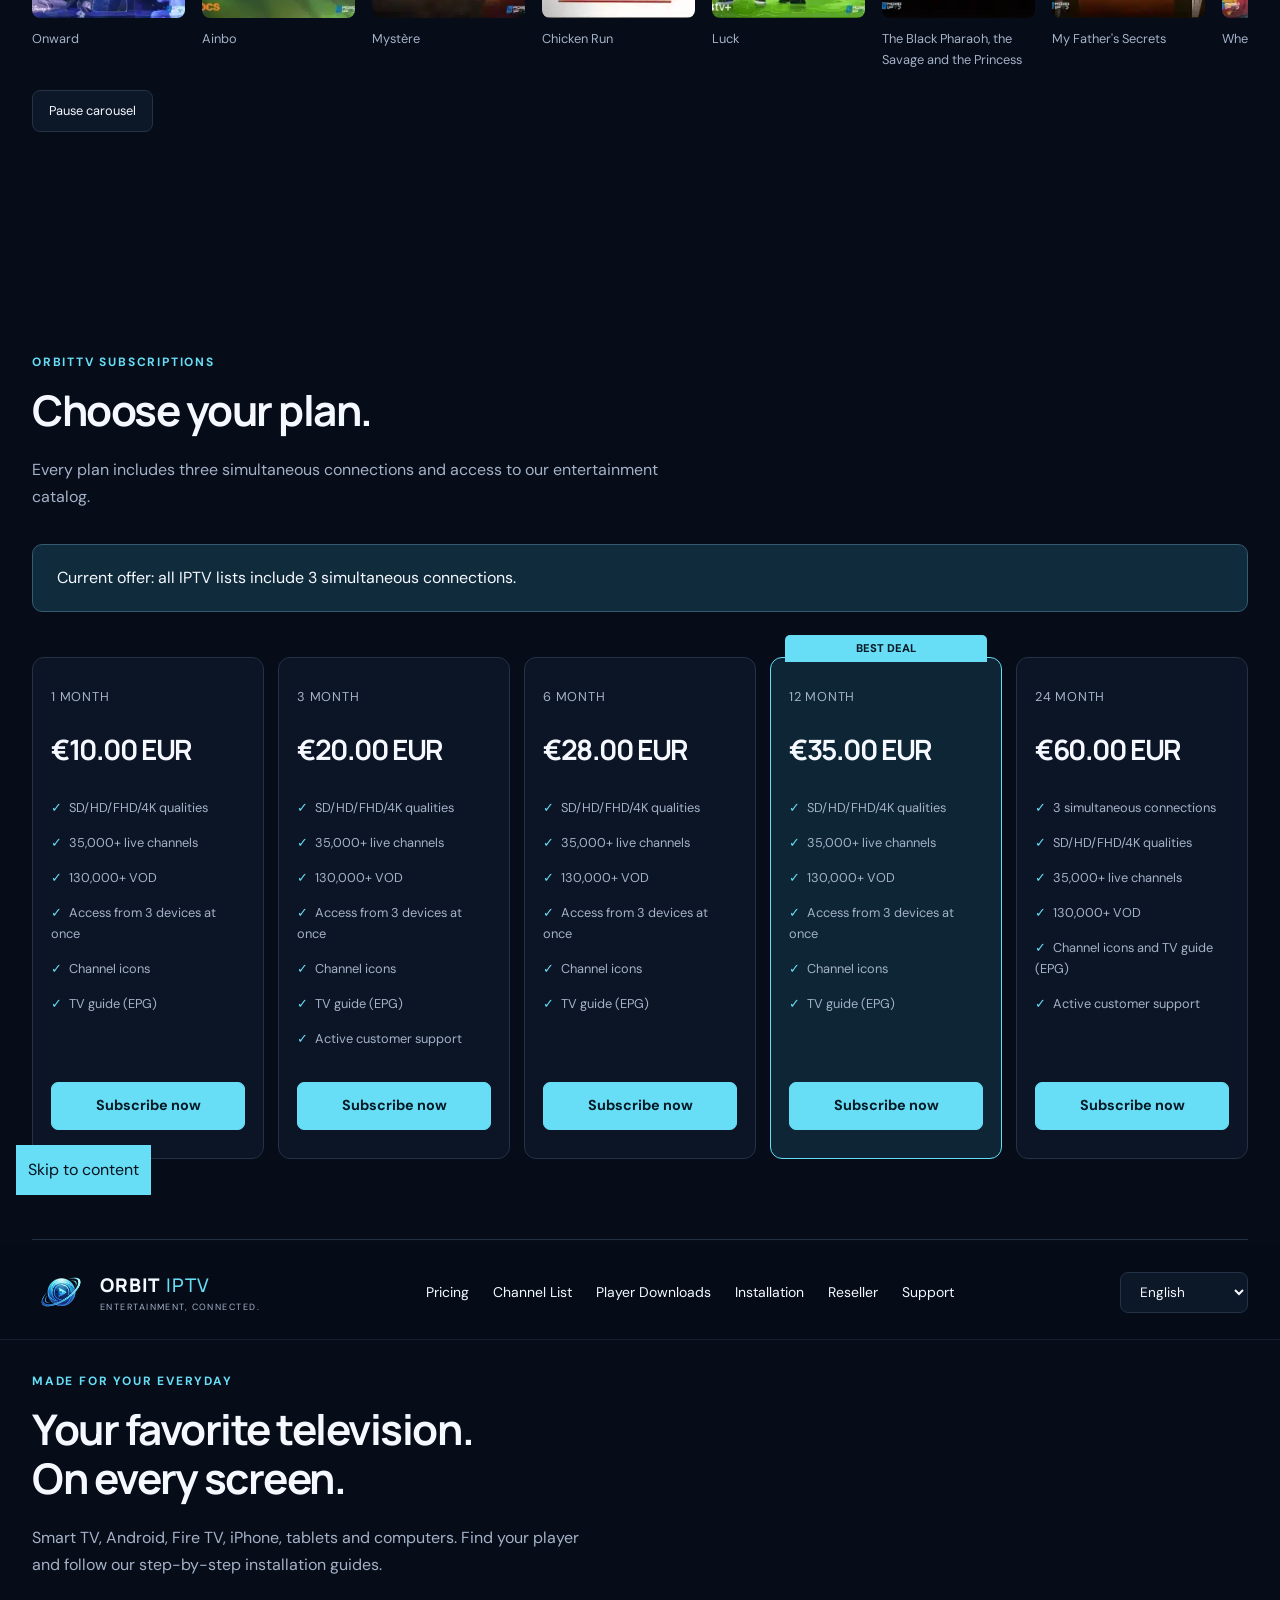
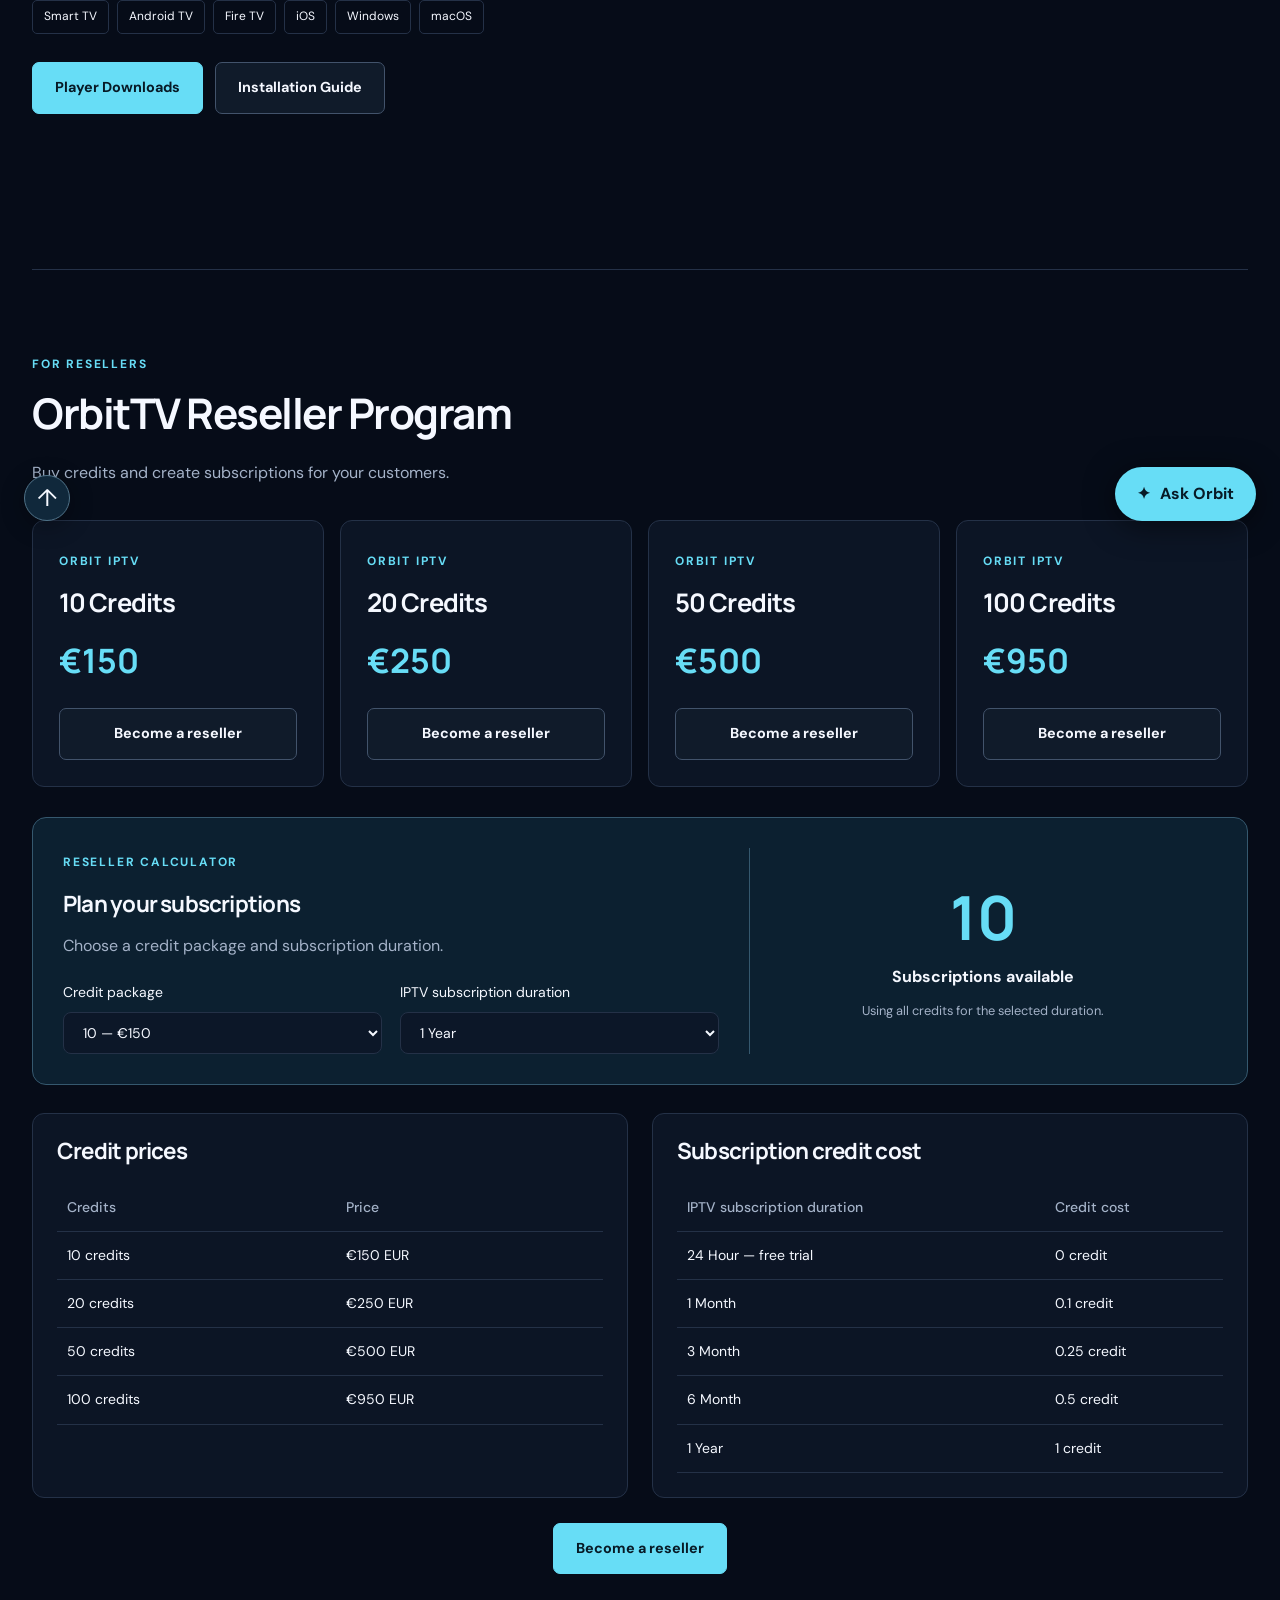
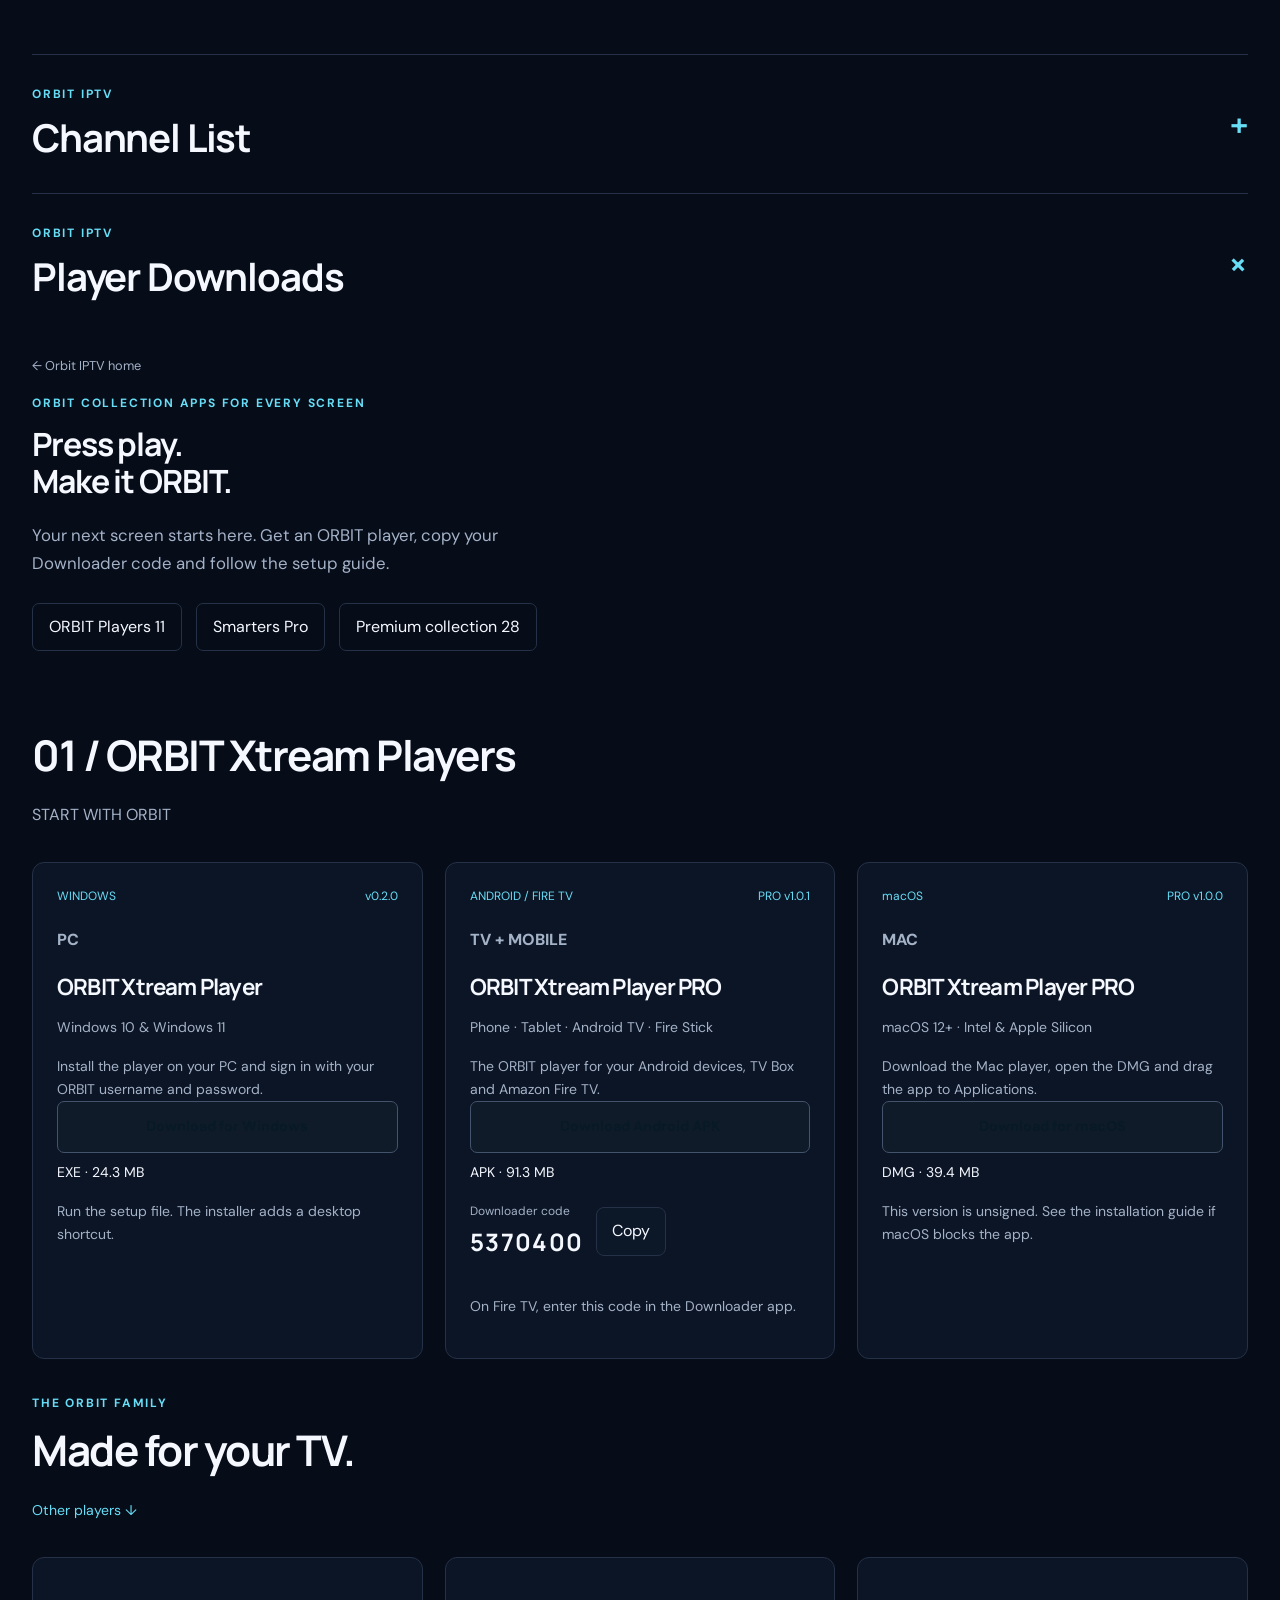
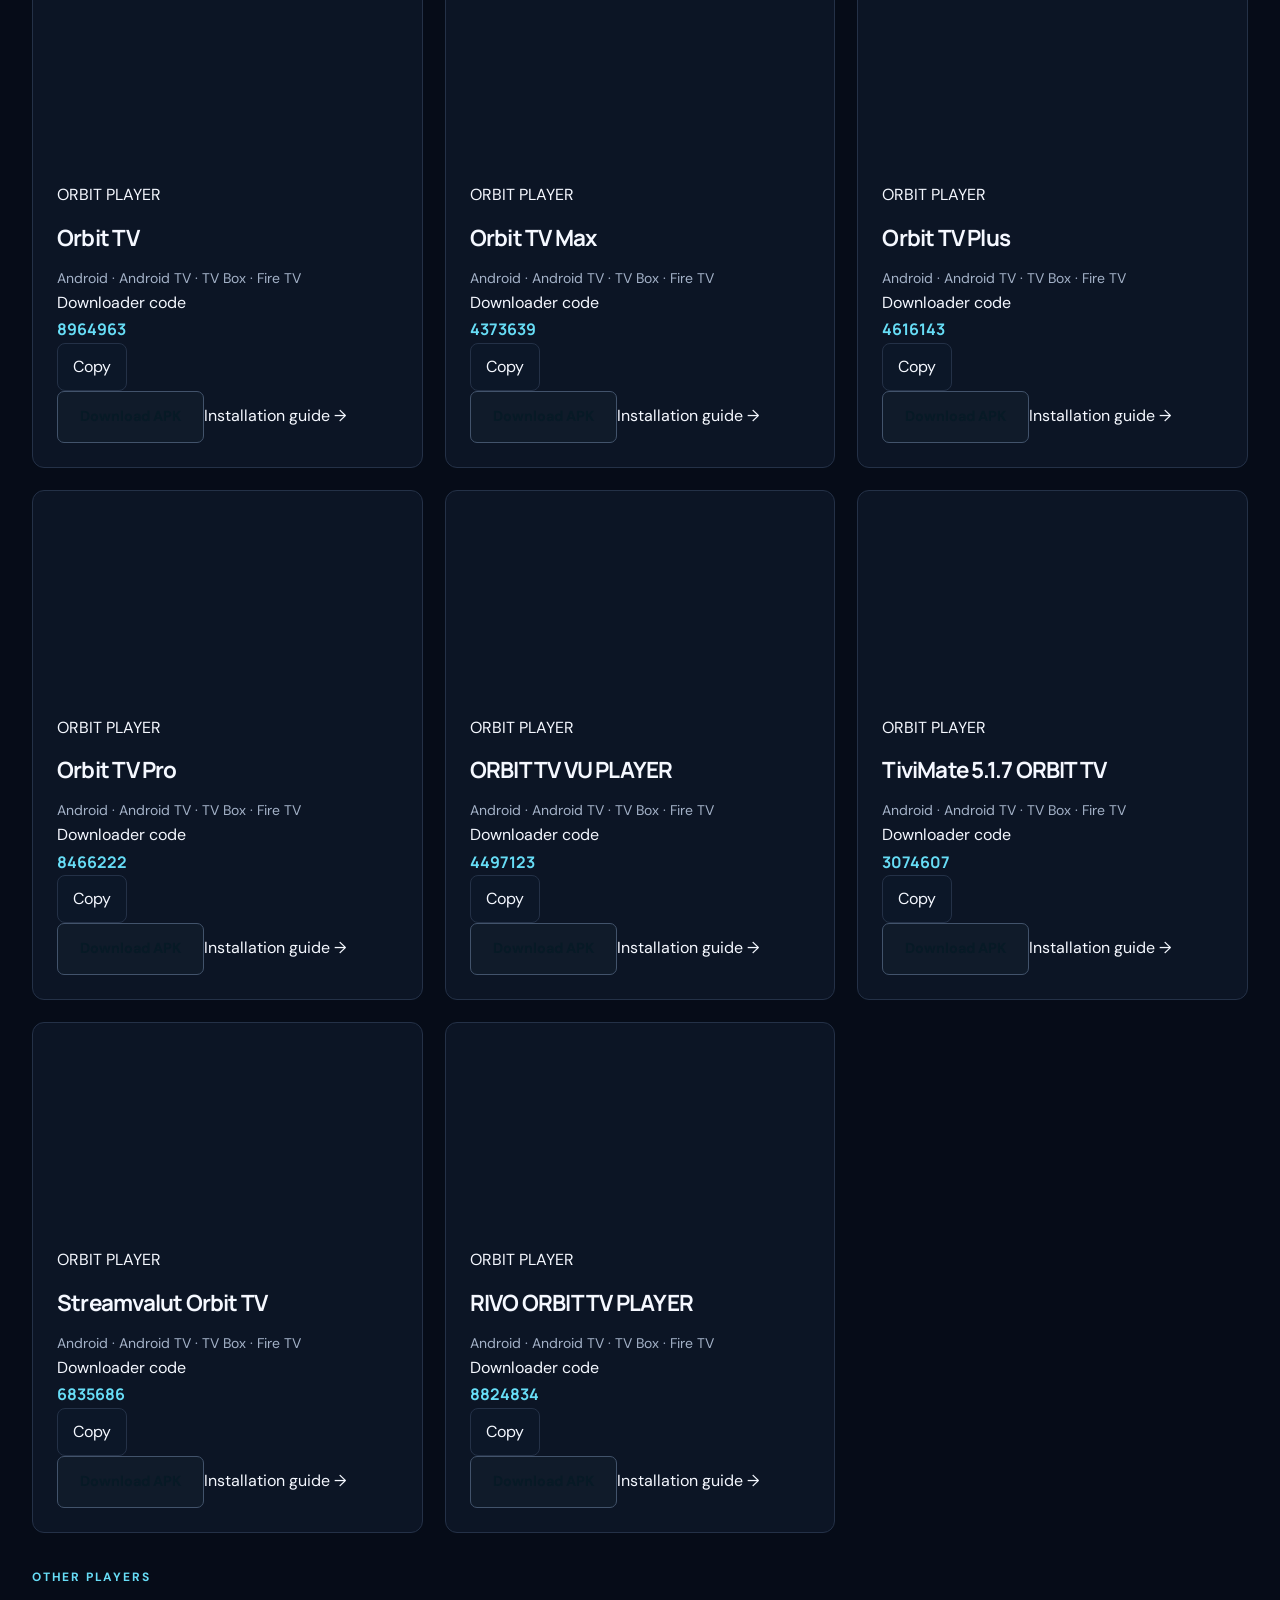
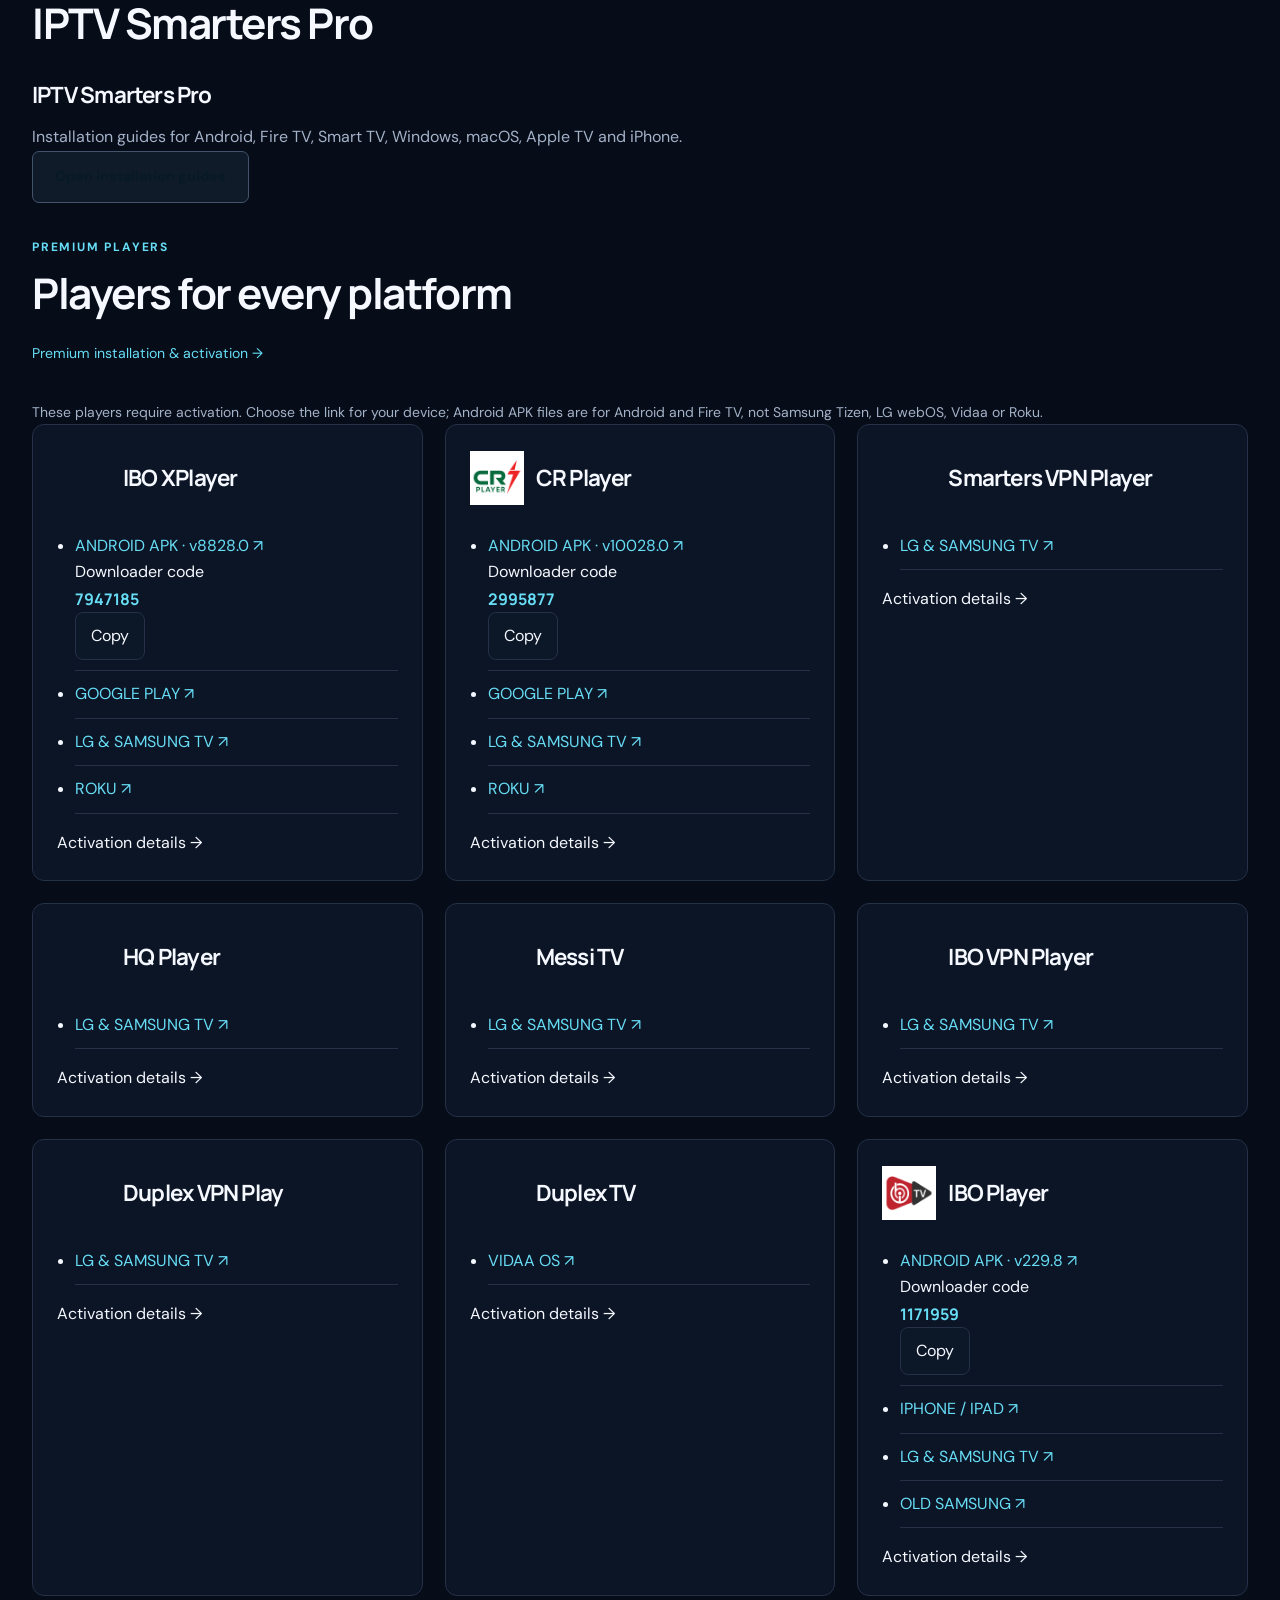
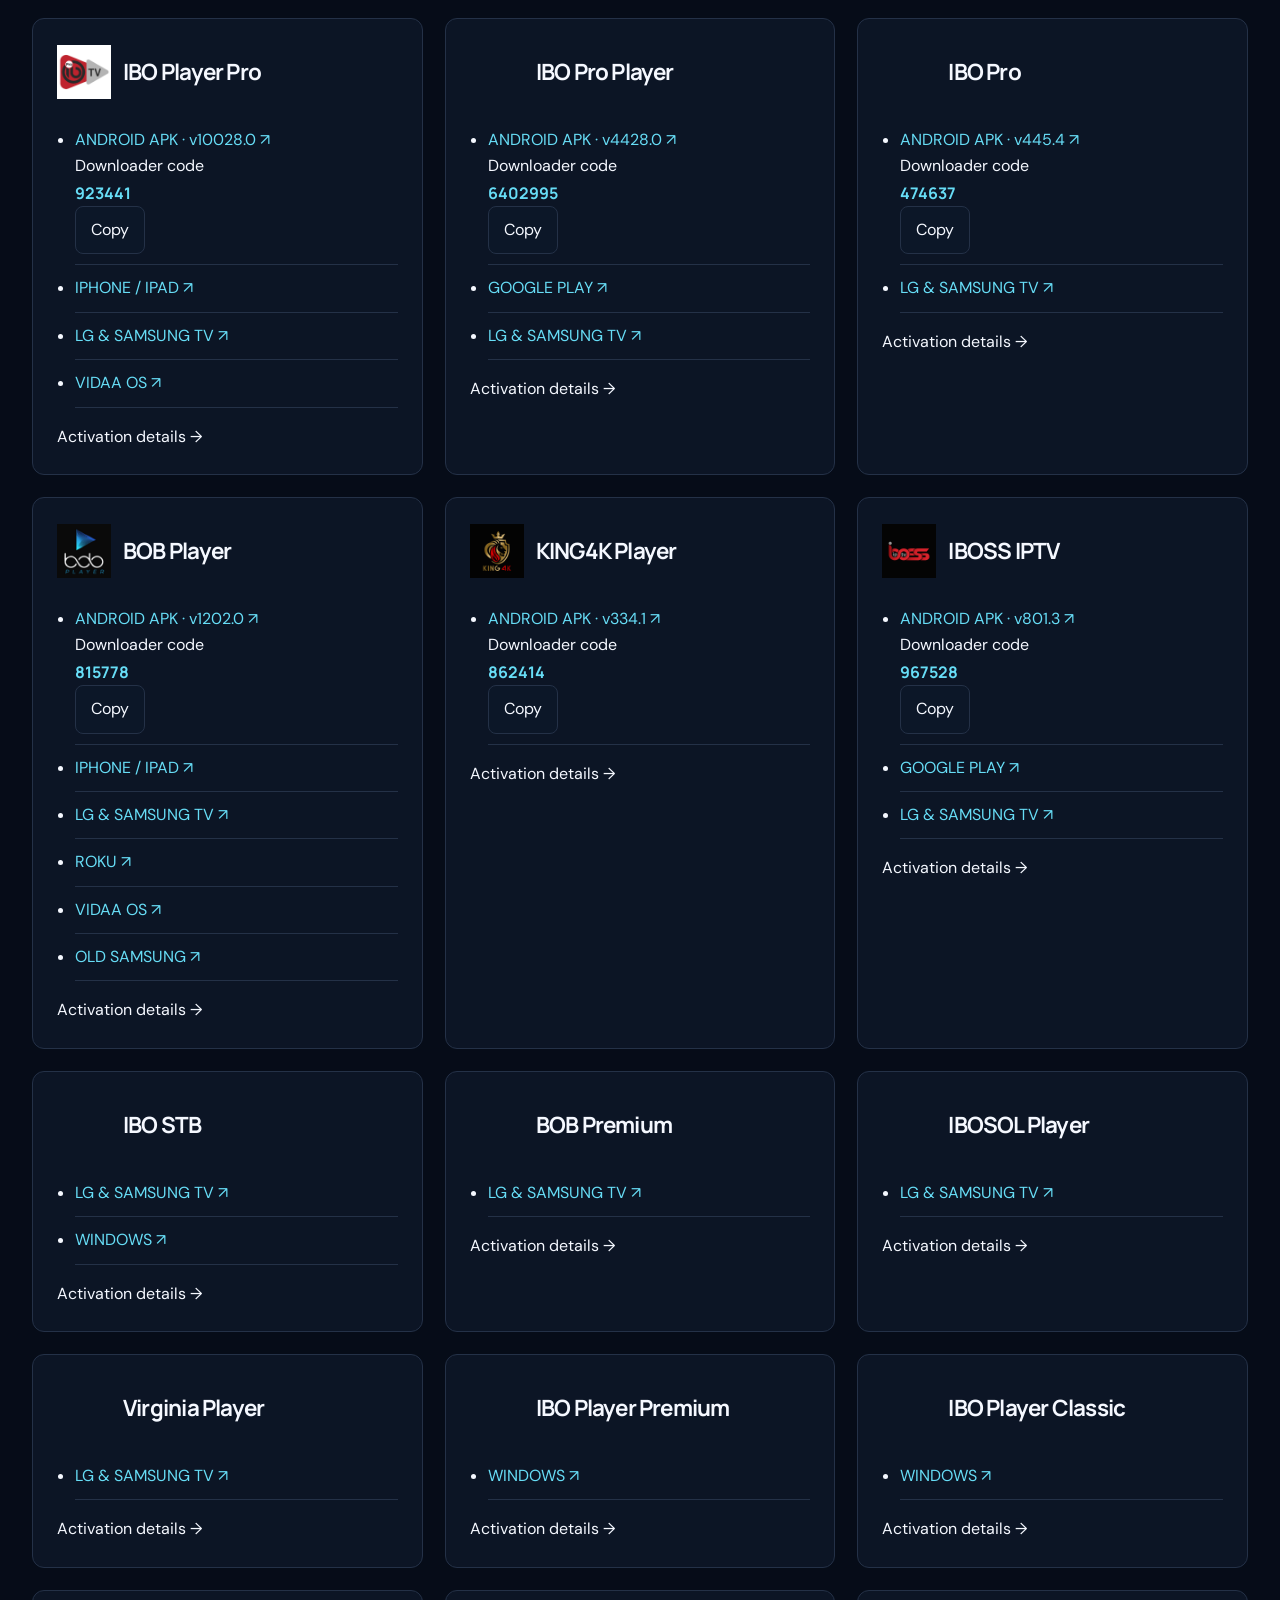
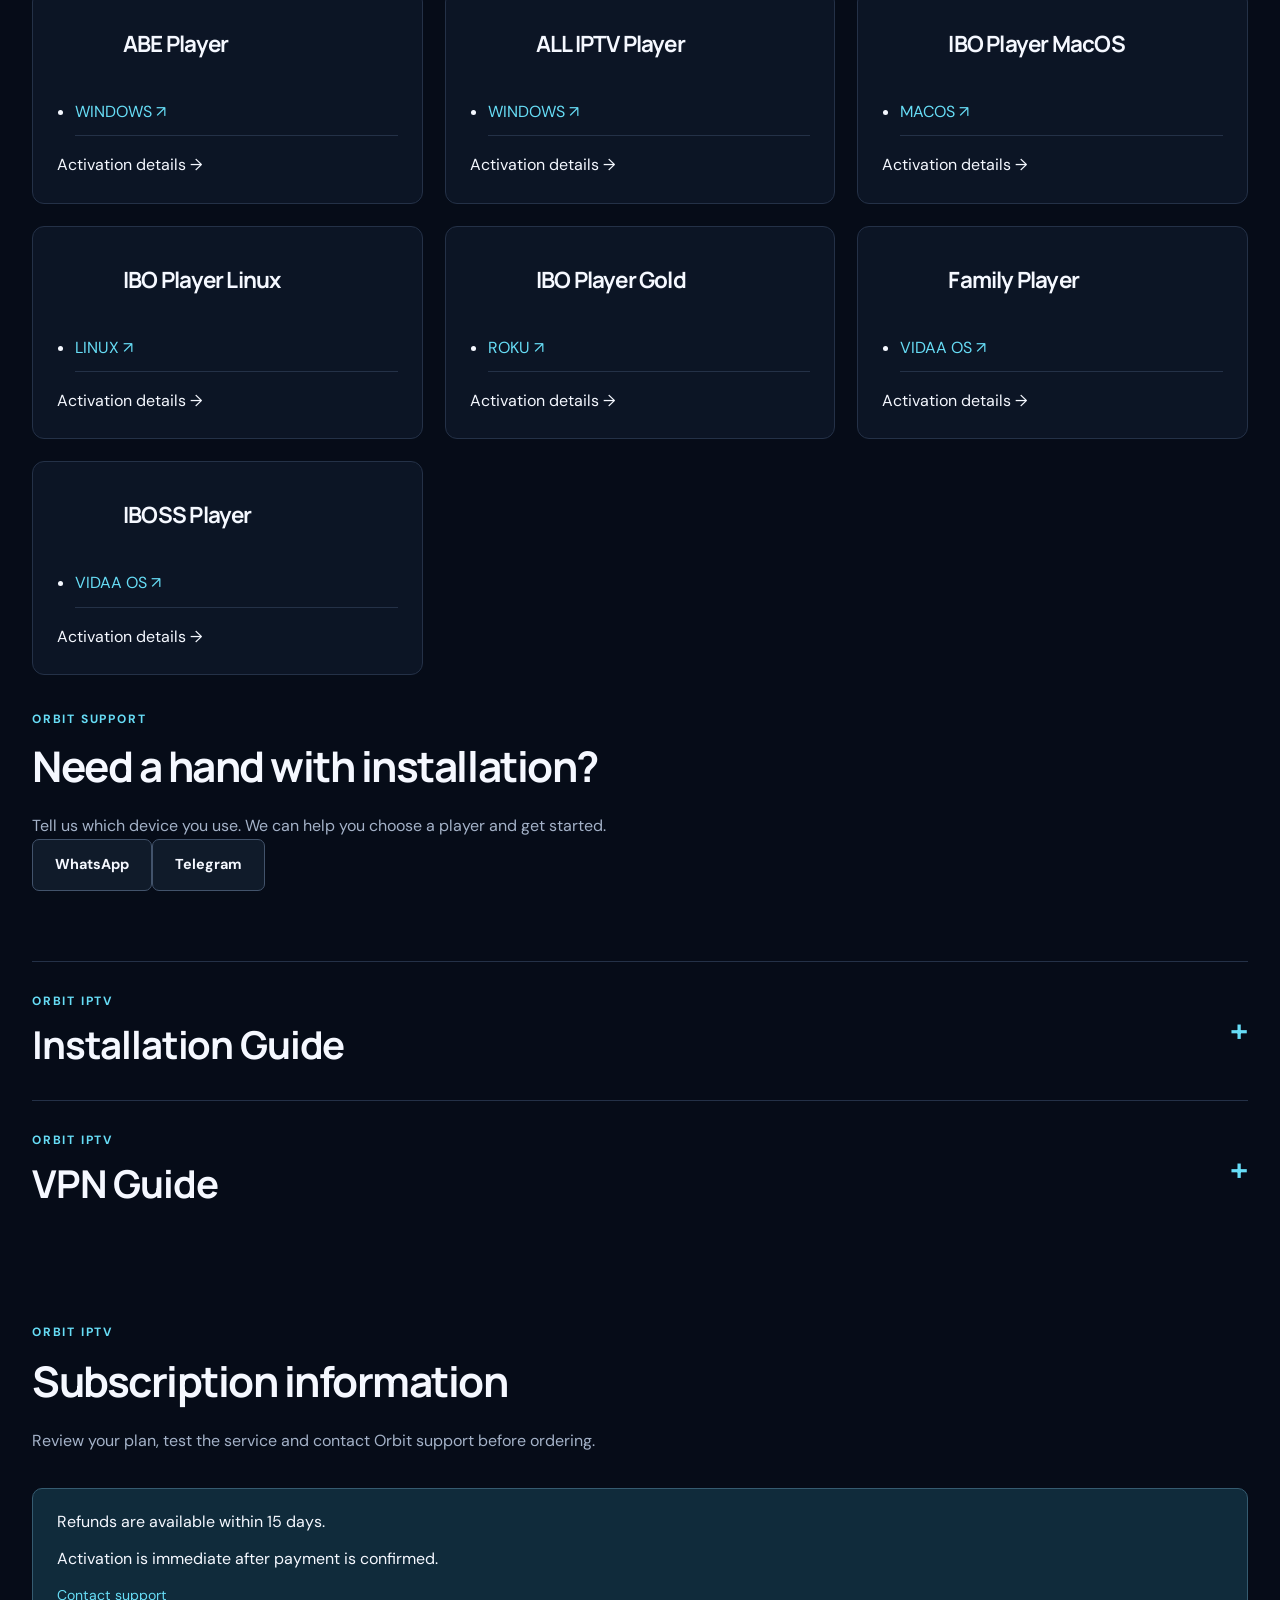
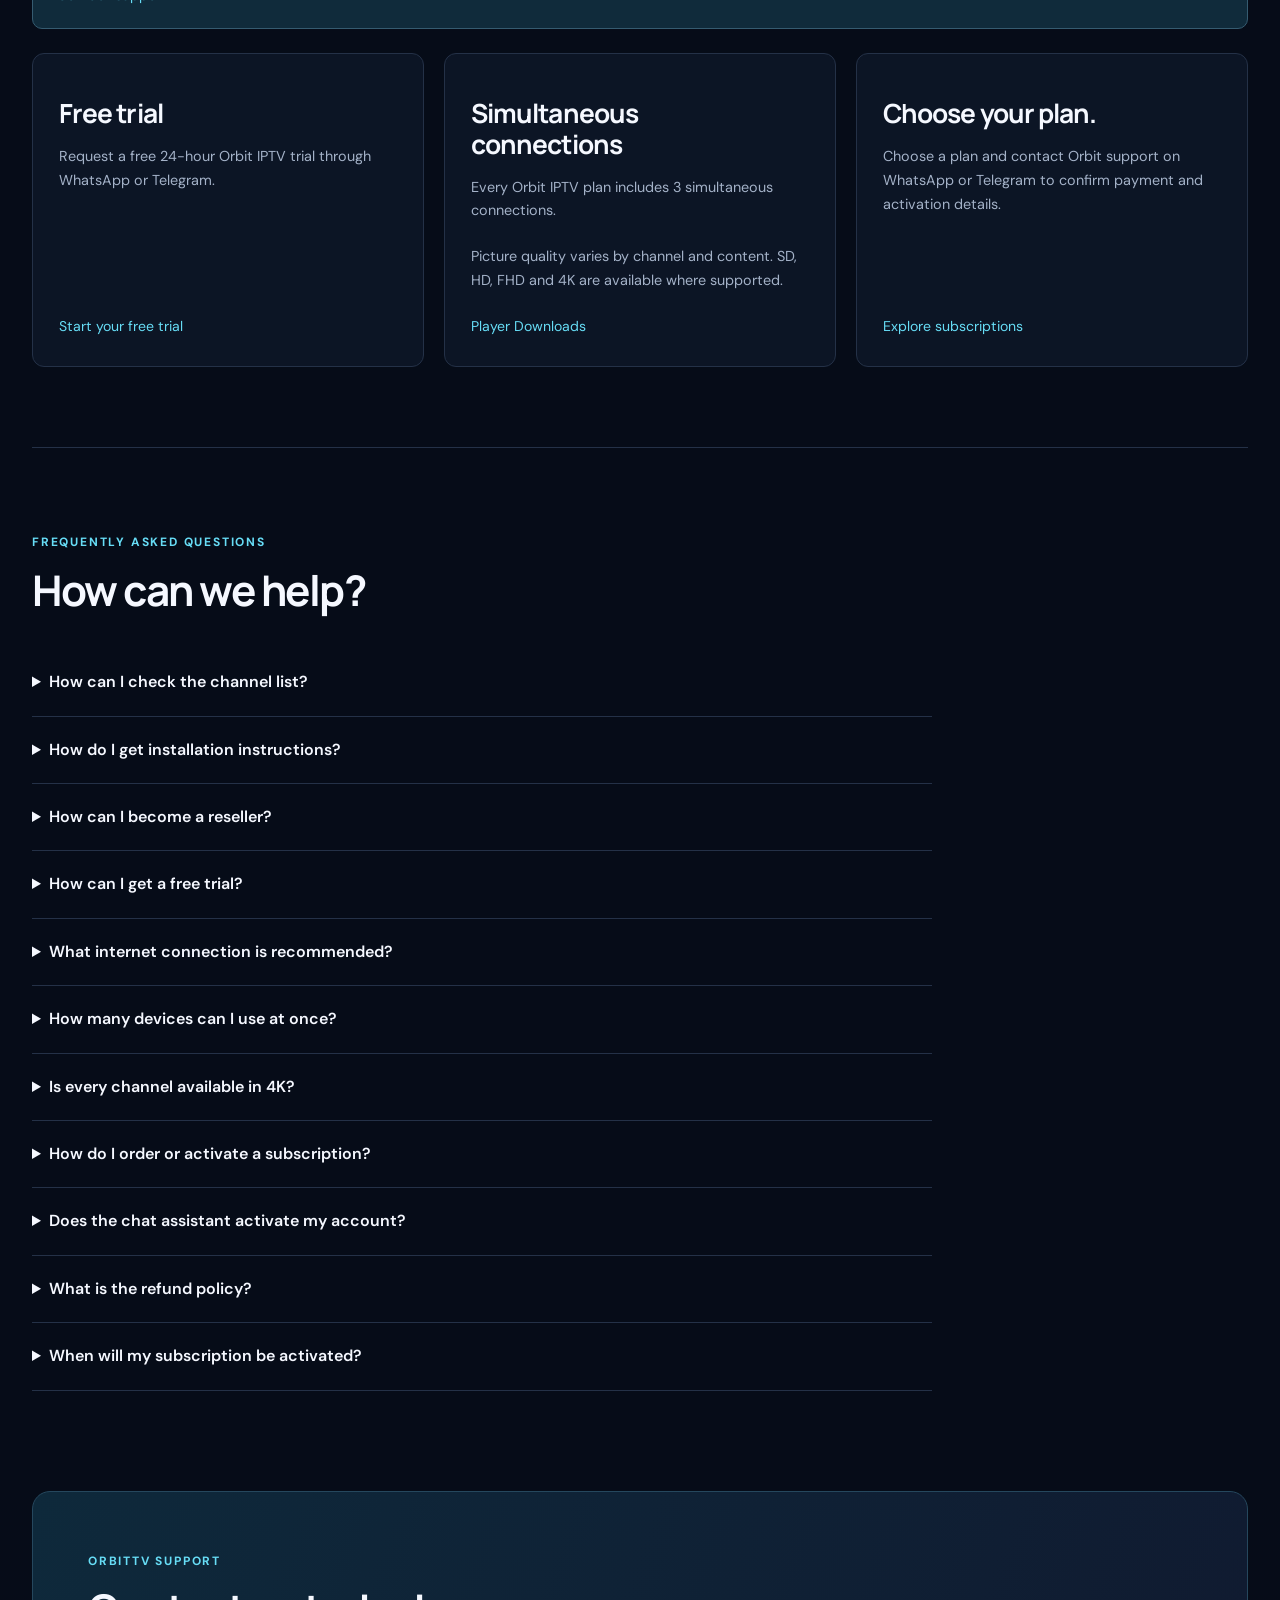
<file: players.html>
<!doctype html><html lang="en"><meta charset="utf-8"><meta http-equiv="refresh" content="0;url=./index.html#players"><link rel="canonical" href="https://orbitiptv.github.io/orbit-iptv-plus/"><meta name="robots" content="noindex,follow"><title>Player Downloads | Orbit IPTV</title><a href="./index.html#players">Player Downloads</a></html>
</file>
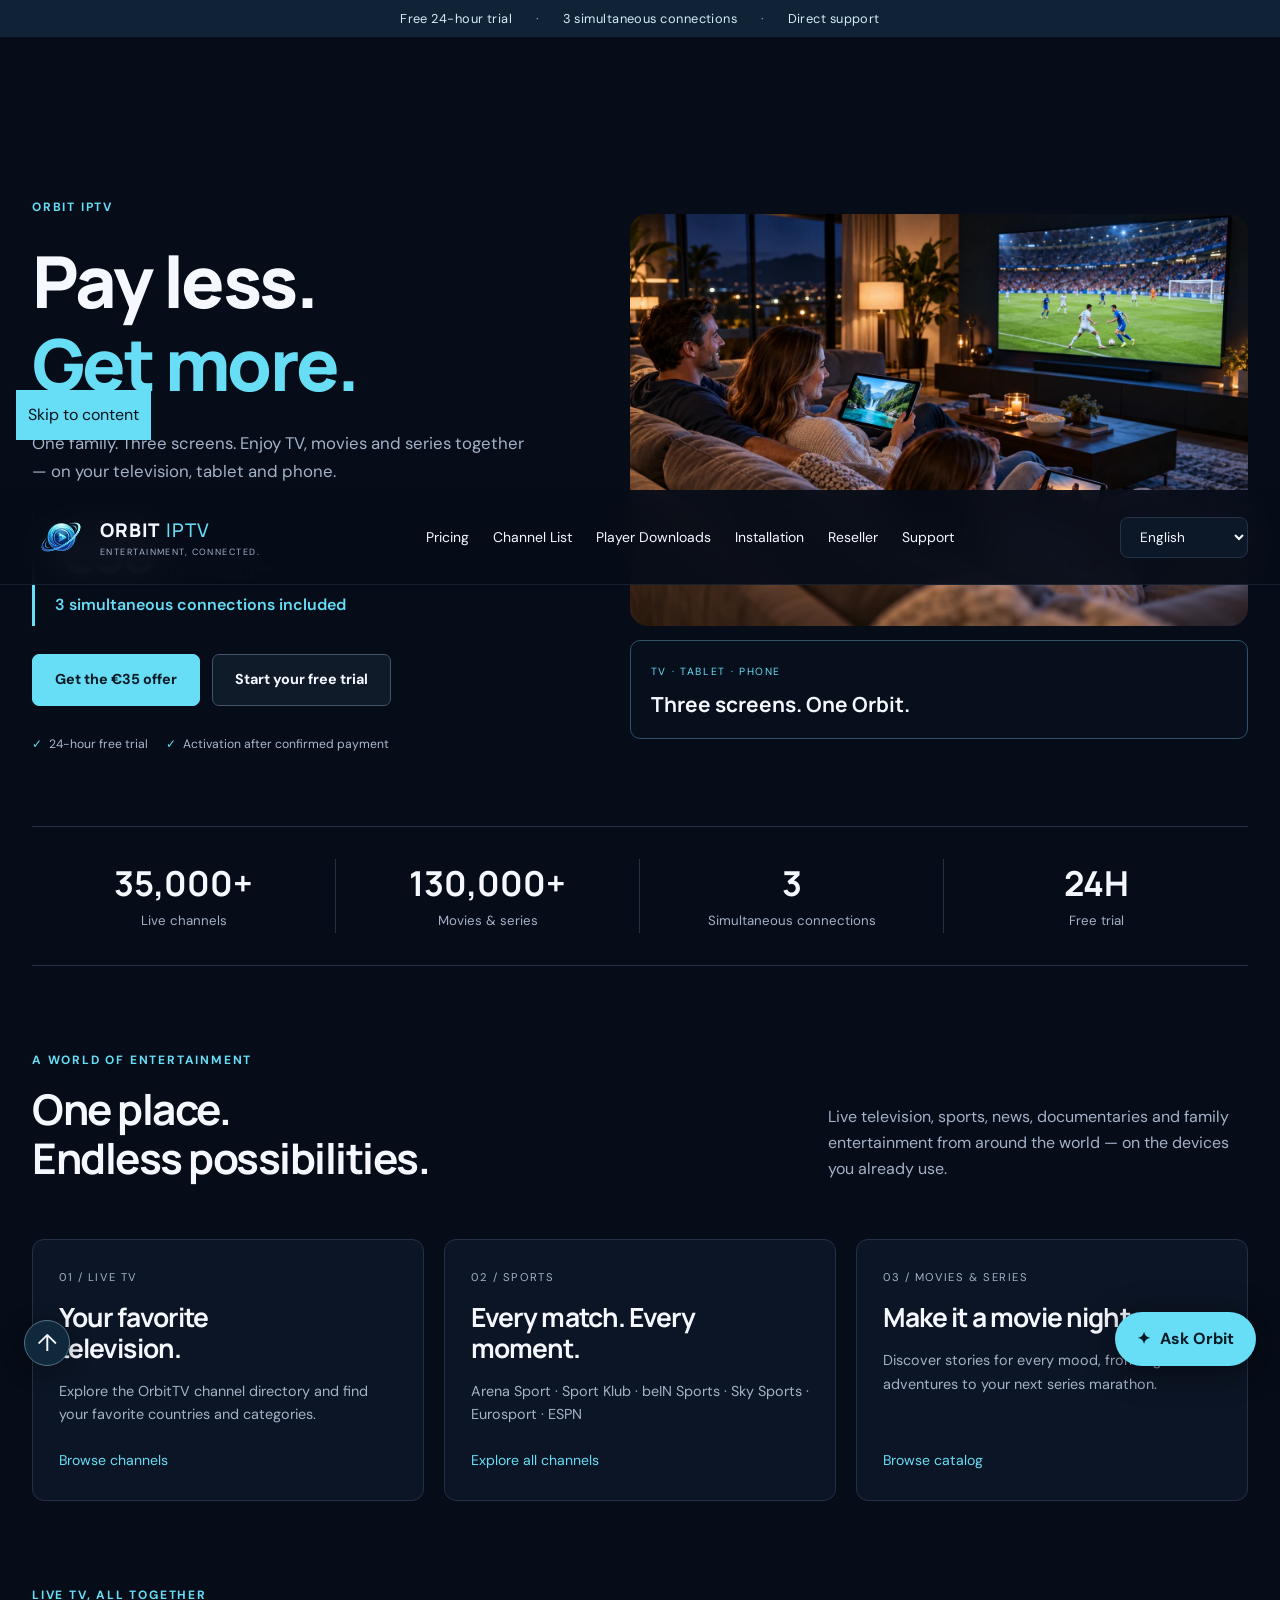
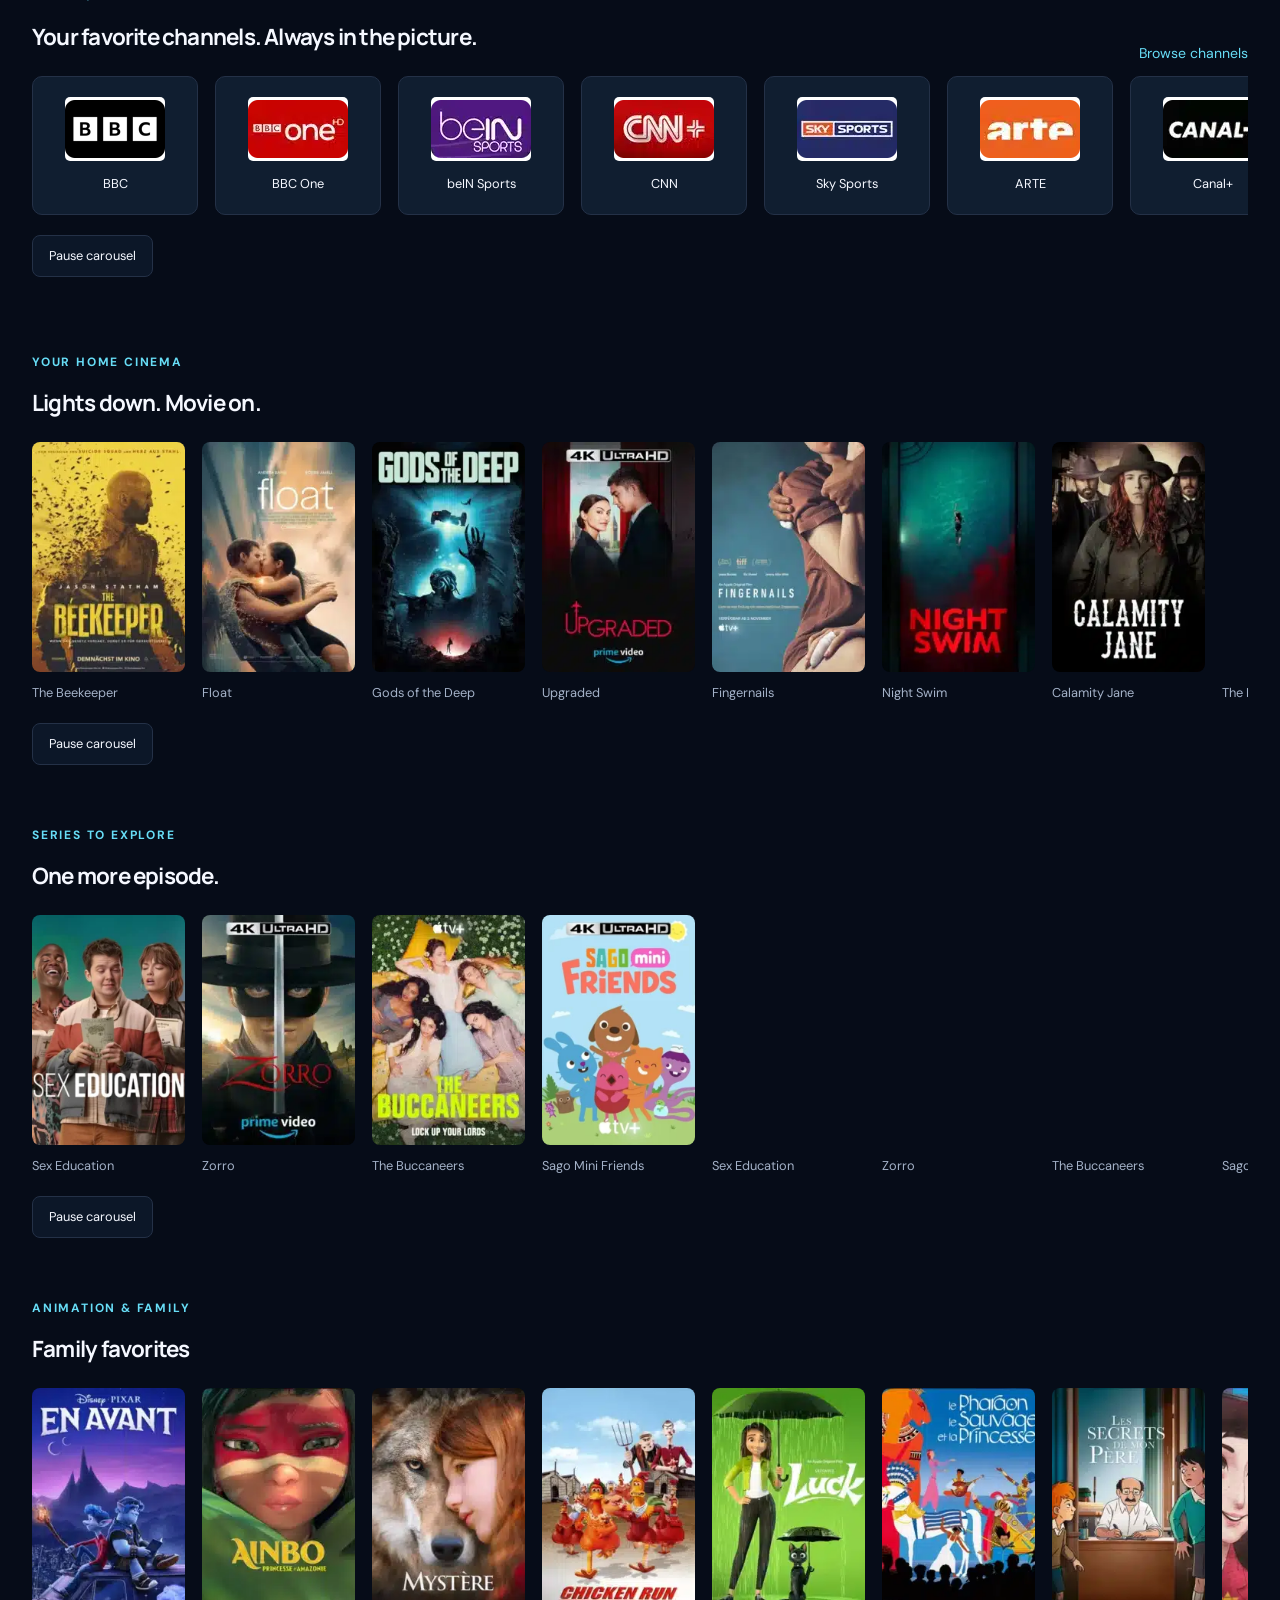
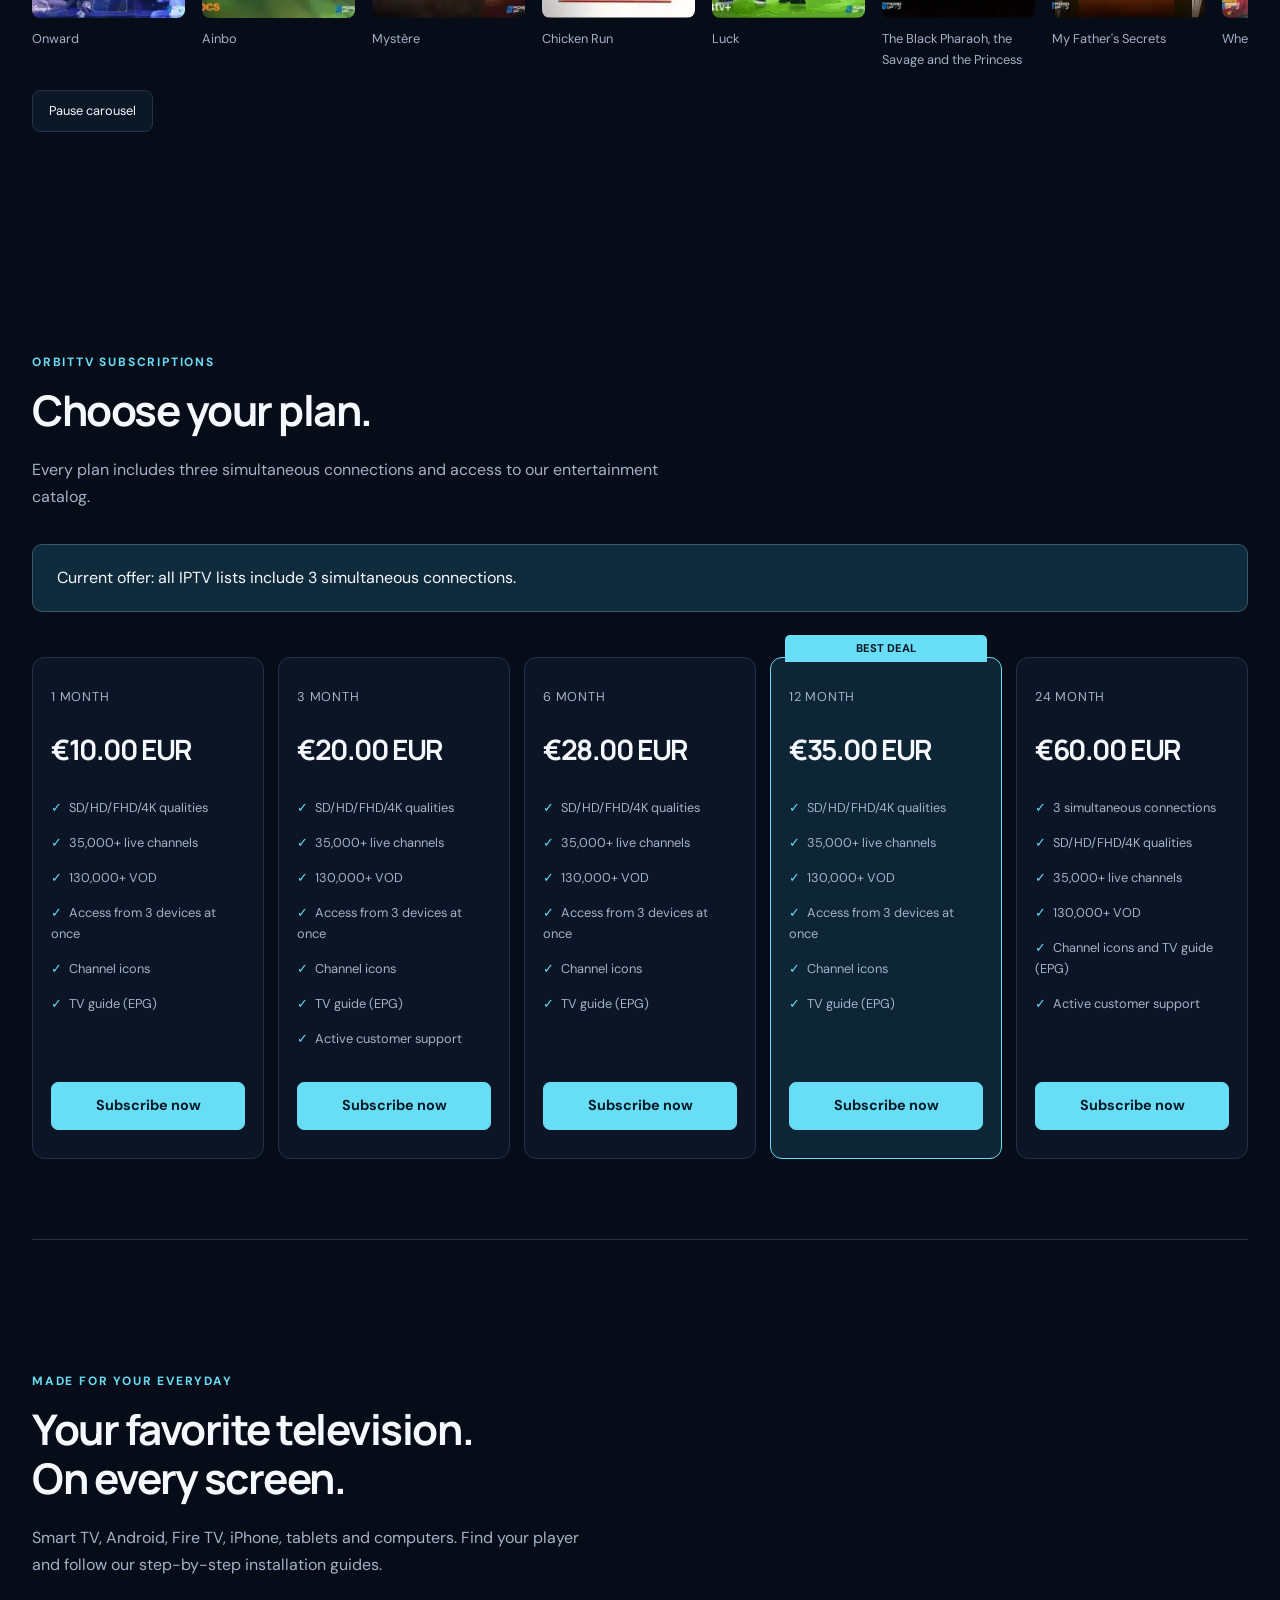
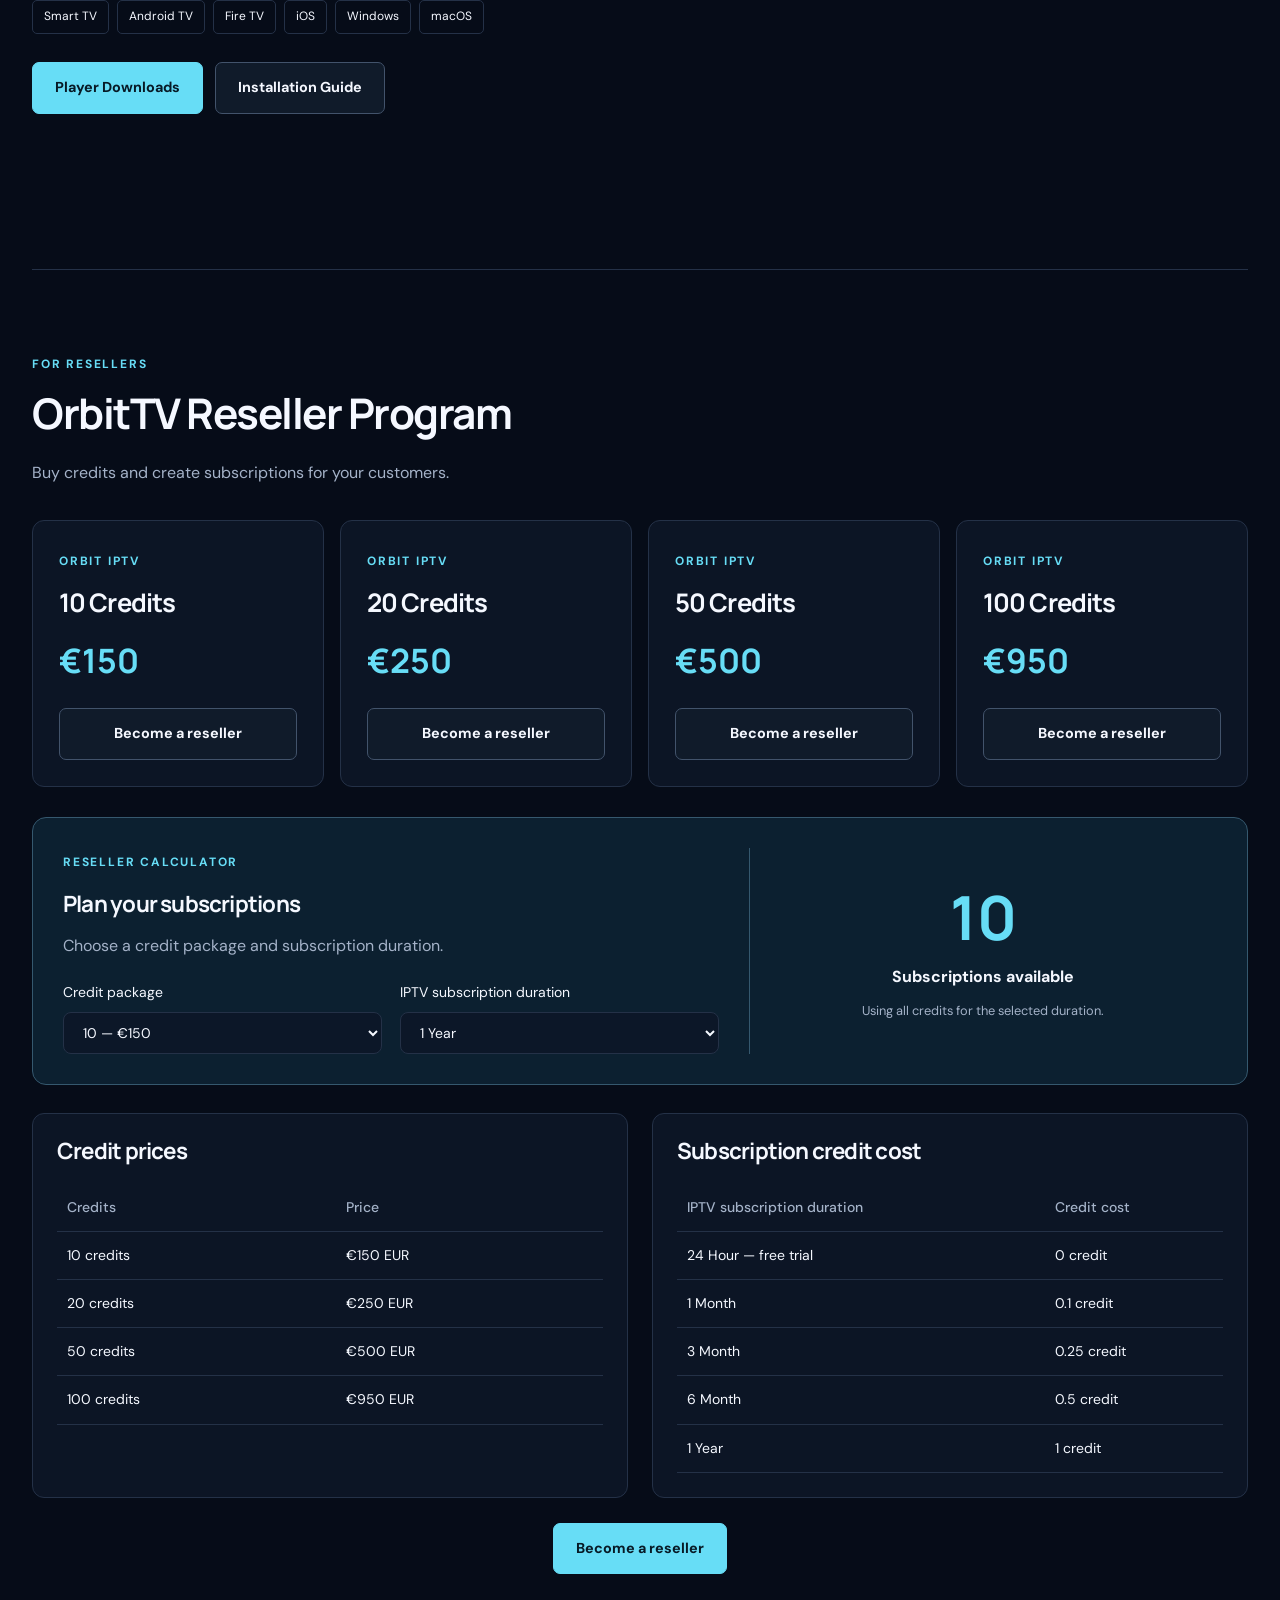
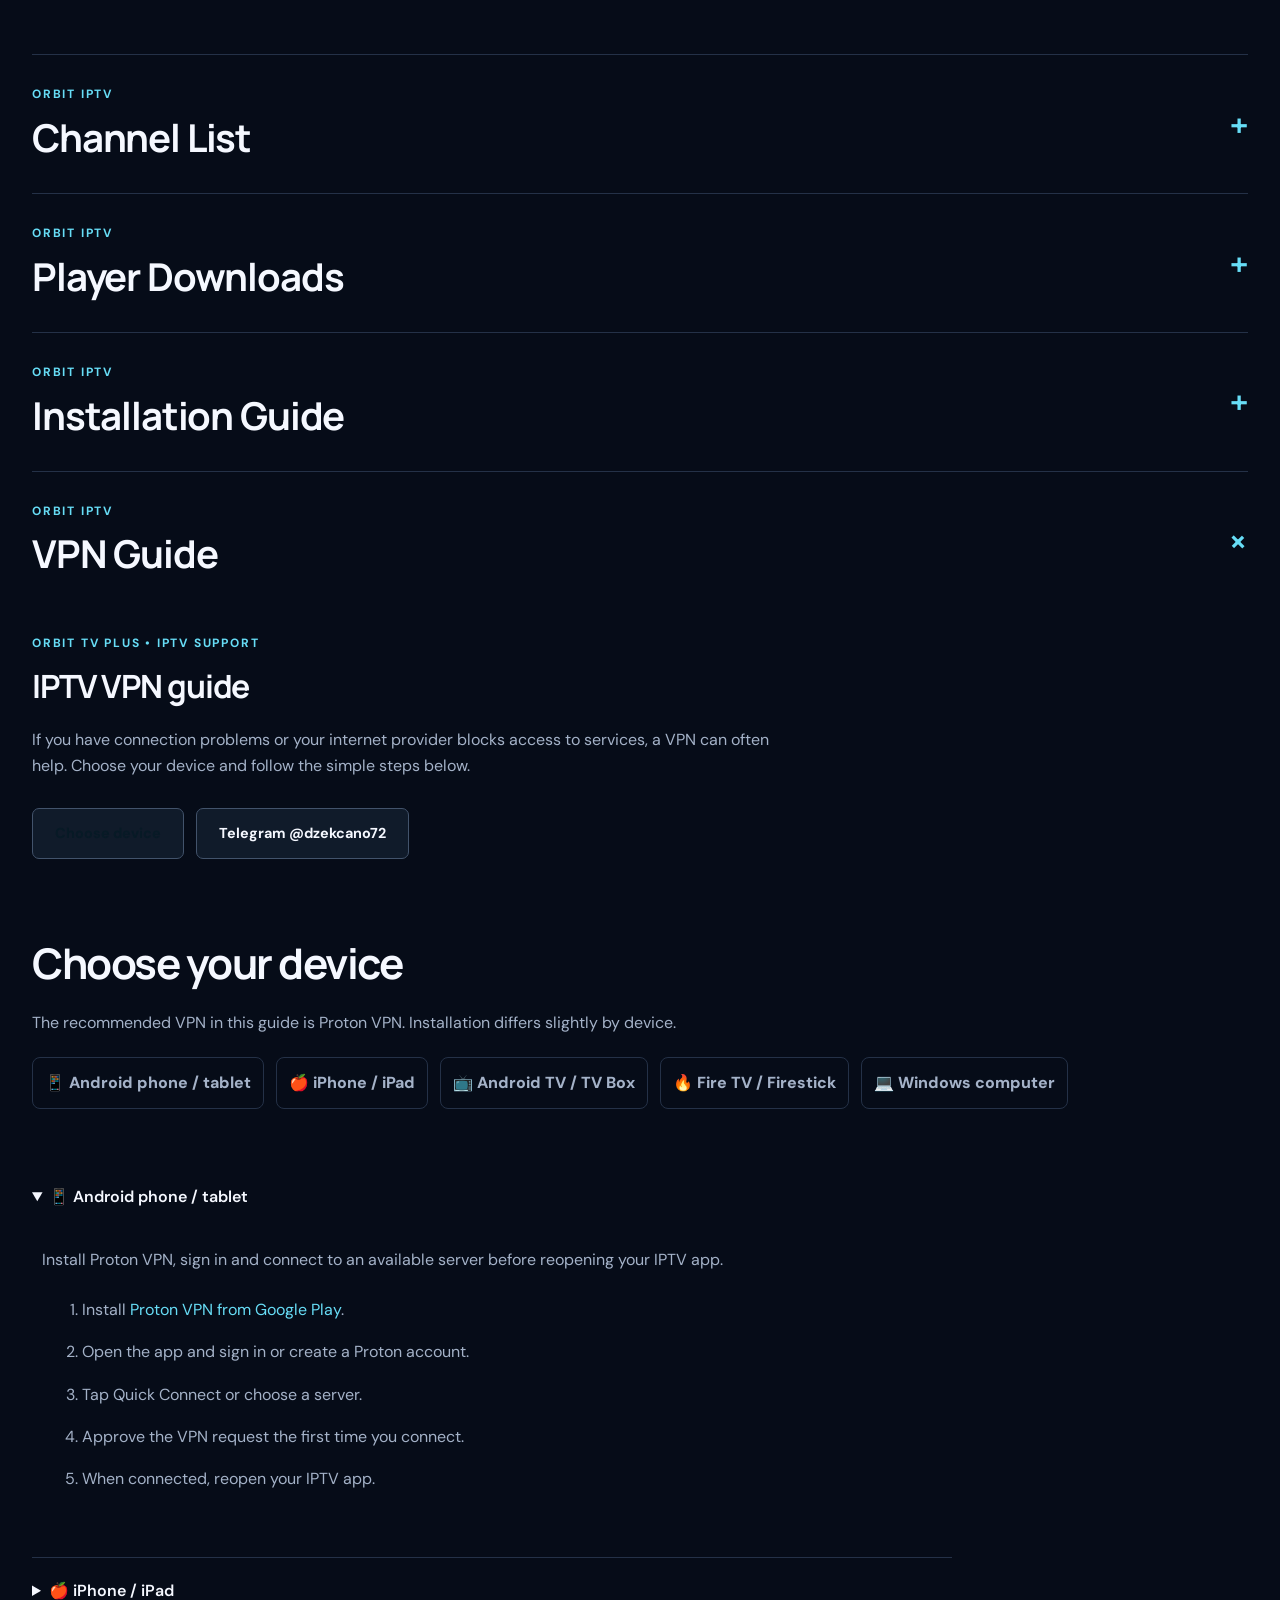
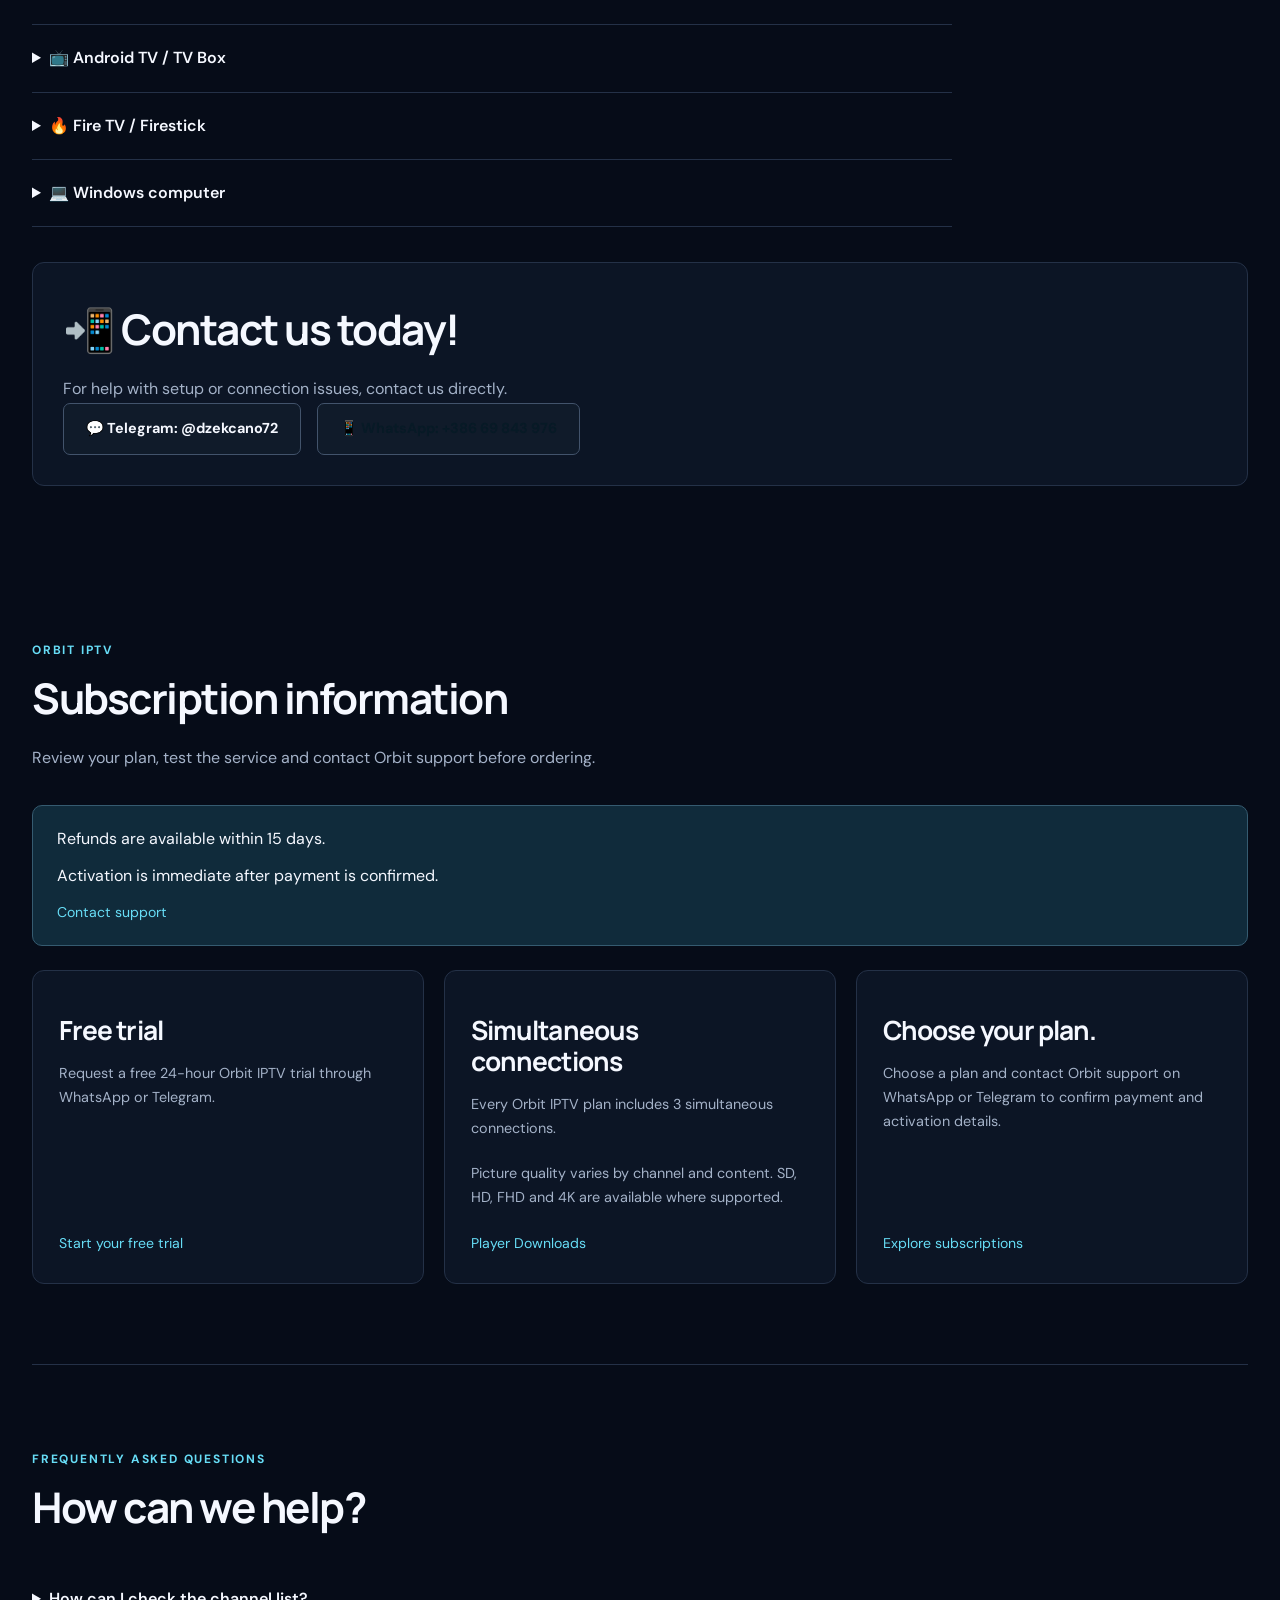
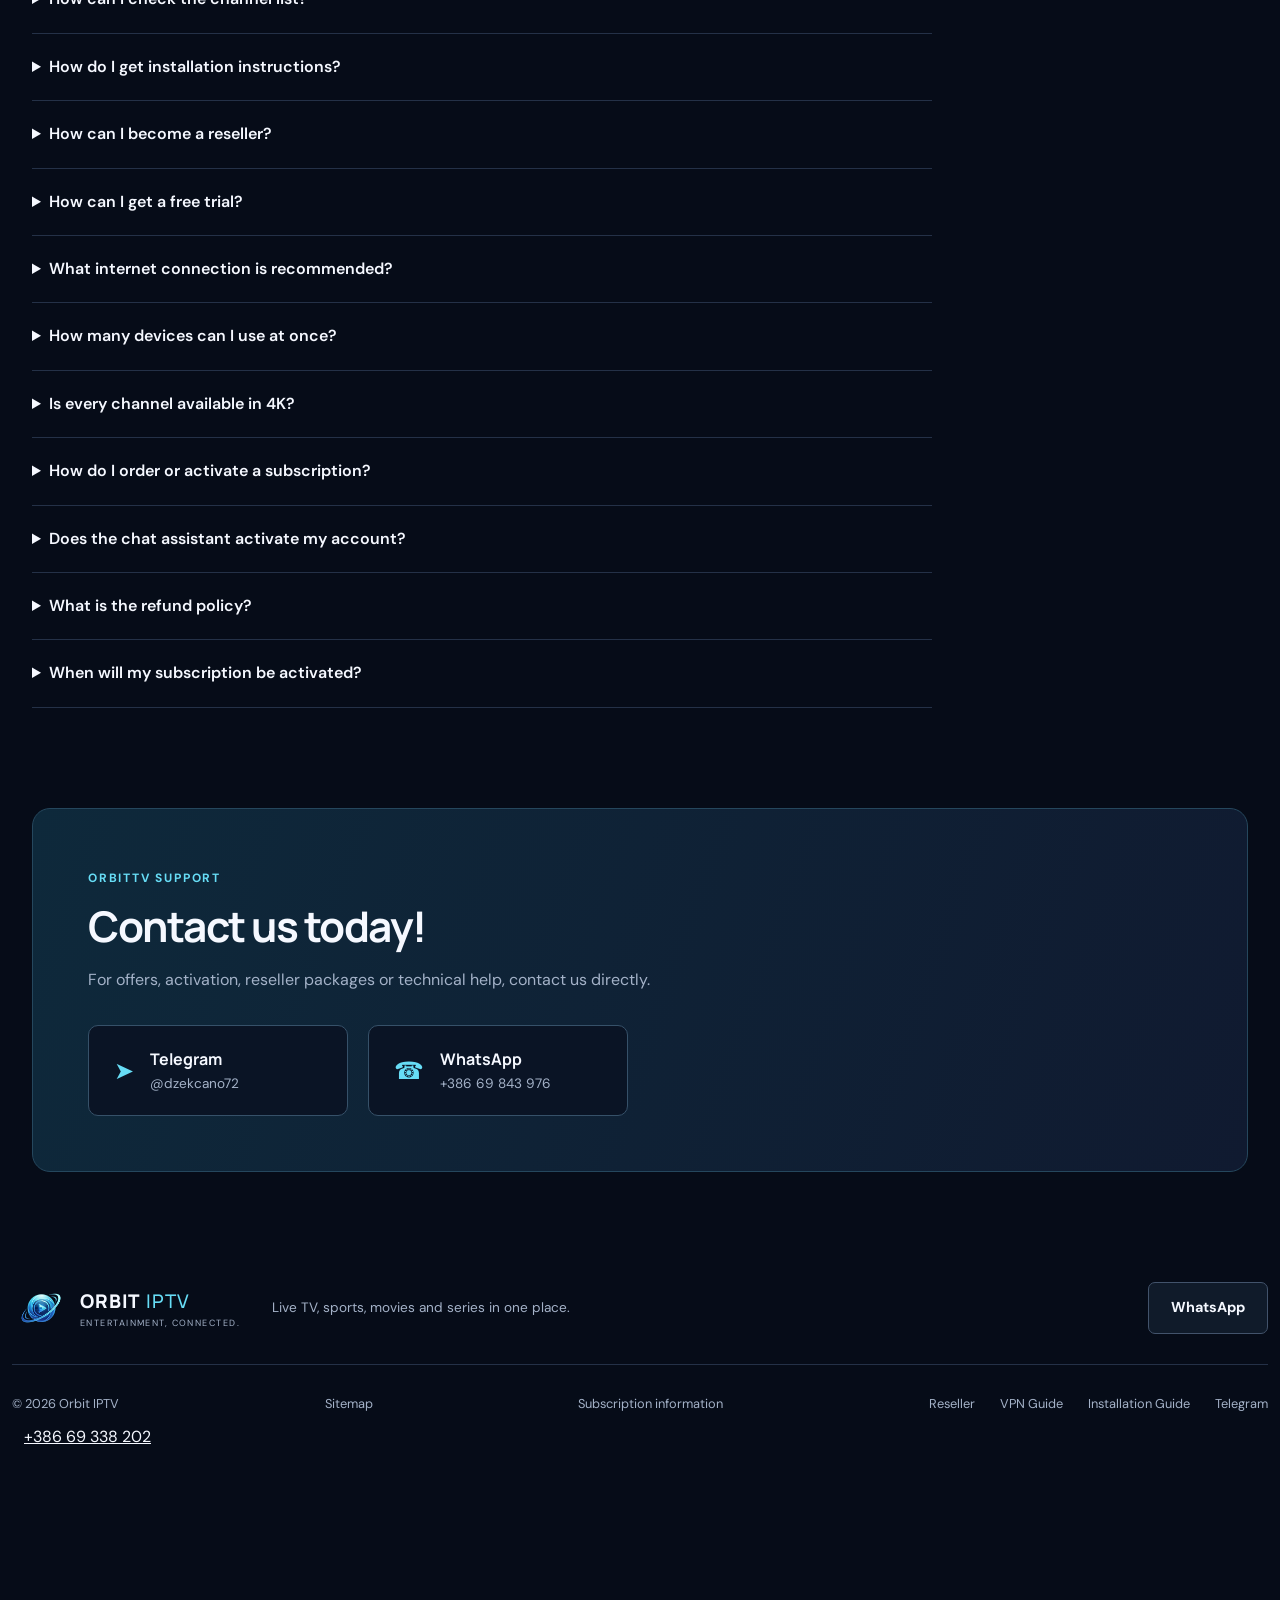
<file: vpn.html>
<!doctype html><html lang="en"><meta charset="utf-8"><meta http-equiv="refresh" content="0;url=./index.html#vpn"><link rel="canonical" href="https://orbitiptv.github.io/orbit-iptv-plus/"><meta name="robots" content="noindex,follow"><title>VPN Guide | Orbit IPTV</title><a href="./index.html#vpn">VPN Guide</a></html>
</file>
<file: style.css>
@import url('https://fonts.googleapis.com/css2?family=DM+Sans:wght@400;500;600;700&family=Manrope:wght@400;500;600;700;800&display=swap');
:root{color-scheme:dark;--bg:#060c18;--panel:#0c1525;--text:#f5f8ff;--muted:#a4b2c8;--line:#243147;--cyan:#67ddf6;--purple:#67ddf6;--card:#0c1525;--ink:#f5f8ff;--border:#243147}*{box-sizing:border-box}html{scroll-behavior:smooth;scroll-padding-top:110px}body{margin:0;background:var(--bg);color:var(--text);font:16px/1.65 'DM Sans',sans-serif}h1,h2,h3,strong,.brand{font-family:Manrope,sans-serif}h1,h2,h3{line-height:1.16;letter-spacing:-.035em}h1{font-size:clamp(2.8rem,5.2vw,5rem);margin:20px 0 24px;font-weight:800}h2{font-size:clamp(2rem,3.3vw,3.15rem);margin:12px 0 22px}h3{font-size:1.4rem;margin:16px 0}p{color:var(--muted);margin:0 0 22px}a{color:inherit;text-decoration:none}a:hover{color:var(--cyan)}button,select,input{font:inherit}button,a,select,input,summary{-webkit-tap-highlight-color:transparent}button,select{cursor:pointer}button,select,input{border:1px solid var(--line);background:#0c1728;color:var(--text);border-radius:8px;padding:10px 15px}button:disabled{opacity:.45;cursor:default}:focus-visible{outline:3px solid var(--cyan);outline-offset:5px}img{max-width:100%;height:auto}video{width:100%;background:#000}section{scroll-margin-top:115px}.skip{position:fixed;left:16px;top:-100px;z-index:100;background:var(--cyan);color:#04131e;padding:12px}.skip:focus{top:16px}.announcement{text-align:center;background:#102336;font-size:.8rem;letter-spacing:.035em;padding:8px 16px;color:#d3edf9}.announcement span{margin:0 20px;color:#65b9d3}.header{position:sticky;top:0;z-index:30;background:#060c18ed;backdrop-filter:blur(18px);border-bottom:1px solid #24314788}.nav-shell{max-width:1320px;margin:auto;min-height:94px;padding:15px 32px;display:flex;align-items:center;justify-content:space-between;gap:28px}.brand{display:flex;align-items:center;gap:10px;font-size:1.18rem;font-weight:800;letter-spacing:.045em;white-space:nowrap}.brand img{width:58px;height:50px;object-fit:contain}.brand-light{font-weight:500;color:var(--cyan)}.brand small{display:block;font:9px/1.5 'DM Sans',sans-serif;letter-spacing:.16em;color:var(--muted)}#main-nav{display:flex;gap:24px;font-size:.875rem}#site-language{max-width:132px;font-size:.85rem}.menu-toggle{display:none}main{max-width:1320px;margin:auto;padding:0 32px}.hero{display:grid;grid-template-columns:1fr 1fr;gap:52px;align-items:center;min-height:650px;padding:66px 0 72px}.hero-copy{max-width:620px}.eyebrow{color:var(--cyan);font-size:.75rem;font-weight:700;letter-spacing:.15em;text-transform:uppercase}h1 em{font-style:normal;color:var(--cyan)}.lead{font-size:1.05rem;max-width:510px}.hero-actions{display:flex;gap:12px;flex-wrap:wrap;margin:28px 0}.primary,.secondary,.button,.btn{display:inline-flex;justify-content:center;align-items:center;border-radius:7px;padding:13px 22px;min-height:48px;font-weight:700;font-size:.9rem;transition:background .2s,transform .2s}.primary,.button-primary{background:var(--cyan);color:#071a26;border:1px solid var(--cyan)}.primary:hover{background:#a0edfb;color:#071a26;transform:translateY(-2px)}.secondary,.button,.btn{border:1px solid #42536b;background:#101b2a}.secondary:hover,.button:hover{background:#1d2c41}.hero-proof{display:flex;gap:18px;flex-wrap:wrap;font-size:.76rem;color:#aab9ce}.hero-proof span:before{content:'✓';color:var(--cyan);margin-right:7px}.hero-art{position:relative;align-self:stretch;display:flex;align-items:center}.hero-art>img{width:100%;max-height:550px;object-fit:cover;border-radius:18px}.art-caption{position:absolute;bottom:25px;left:24px;right:24px;padding:21px;background:#07111ded;backdrop-filter:blur(12px);border:1px solid #33526a;border-radius:10px}.art-caption span{font-size:.65rem;letter-spacing:.16em;color:var(--cyan)}.art-caption strong{display:block;font-size:1.3rem;margin-top:4px}.stats-band{border-block:1px solid var(--line);display:grid;grid-template-columns:repeat(4,1fr);padding:32px 0}.stats-band div{text-align:center;border-right:1px solid var(--line)}.stats-band div:last-child{border:0}.stats-band strong{display:block;font-size:2.15rem;line-height:1.4}.stats-band span{font-size:.83rem;color:var(--muted)}.section{padding:80px 0}.section-heading{margin-bottom:34px}.section-heading p{max-width:660px}.split-heading{display:flex;justify-content:space-between;align-items:end;gap:55px}.split-heading>p{max-width:420px}.category-grid{display:grid;grid-template-columns:repeat(3,1fr);gap:20px}.category-card{padding:28px 26px;background:var(--panel);border:1px solid var(--line);border-radius:12px;display:flex;flex-direction:column;transition:background .2s}.category-card:hover{background:#11233a}.category-card h3{font-size:1.65rem;color:var(--text);max-width:260px}.category-card p{font-size:.9rem}.category-index{font-size:.7rem;letter-spacing:.14em;color:var(--muted)}.text-link{color:var(--cyan);margin-top:auto;font-size:.88rem}.movie-section{padding-top:0}.poster-shelf{margin:0 0 40px}.shelf-heading{display:flex;justify-content:space-between;align-items:end}.poster-track{display:flex;gap:17px;overflow-x:auto;scroll-snap-type:x mandatory;padding:10px 0 20px;scrollbar-color:#3c5876 transparent}.poster-card{margin:0;flex:0 0 153px;scroll-snap-align:start}.poster-card img{display:block;width:153px;aspect-ratio:2/3;object-fit:cover;border-radius:8px}.poster-card figcaption{font-size:.8rem;color:var(--muted);padding-top:10px}.plan-grid{display:grid;grid-template-columns:repeat(5,minmax(0,1fr));gap:14px;margin-top:45px}.plan-grid article{position:relative;padding:28px 18px;background:var(--panel);border:1px solid var(--line);border-radius:12px;display:flex;flex-direction:column}.plan-grid small{font-size:.8rem;color:var(--muted);letter-spacing:.06em}.plan-grid strong{font-size:1.75rem;letter-spacing:-.05em;white-space:nowrap;margin:18px 0}.plan-grid ul{list-style:none;padding:0;margin:0 0 25px;font-size:.8rem;color:var(--muted)}.plan-grid li{padding:7px 0}.plan-grid li:before{content:'✓';color:var(--cyan);margin-right:7px}.plan-grid .primary{padding:10px 8px;margin-top:auto}.plan-grid .best-plan{border-color:var(--cyan);background:#0d2535}.best-plan i{position:absolute;top:-23px;left:14px;right:14px;text-align:center;background:var(--cyan);color:#071a26;font-style:normal;font-size:.7rem;font-weight:800;border-radius:5px 5px 0 0;padding:4px}.devices-section{display:grid;grid-template-columns:1fr 1fr;gap:60px;align-items:center;border-block:1px solid var(--line)}.devices-section>img{border-radius:18px}.device-tags{display:flex;gap:8px;flex-wrap:wrap}.device-tags span{border:1px solid var(--line);border-radius:5px;padding:6px 11px;font-size:.75rem}.video-grid{display:grid;grid-template-columns:repeat(3,1fr);gap:22px}.video-card{background:var(--panel);border:1px solid var(--line);border-radius:12px;overflow:hidden}.video-card video{aspect-ratio:16/9;display:block}.video-card>div{padding:22px}.video-card h3{font-size:1.15rem;margin:0 0 10px}.video-card p{font-size:.875rem;margin:0}.tables{display:grid;grid-template-columns:1fr 1fr;gap:24px}.tables article{background:var(--panel);border:1px solid var(--line);border-radius:12px;padding:24px}.tables h3{margin:0 0 20px}.table-wrap{overflow:auto}table{width:100%;border-collapse:collapse;text-align:left}td,th{padding:12px 10px;border-bottom:1px solid var(--line);font-size:.875rem}th{color:var(--muted);font-weight:500}.center{text-align:center;margin-top:25px}.faq{max-width:900px}details{border-bottom:1px solid var(--line);padding:20px 0}summary{cursor:pointer;font-weight:600;font-size:1rem}details p{margin:16px 0 0}#faq{border-top:1px solid var(--line)}.support{padding:55px;border:1px solid #25475d;border-radius:18px;background:linear-gradient(110deg,#0e293b,#101a30);margin:20px 0 80px}.support h2{margin-bottom:16px}.contact-grid{display:flex;gap:20px;margin-top:32px}.contact-grid>a{display:flex;align-items:center;gap:16px;background:#0a1425;border:1px solid #365169;border-radius:10px;padding:20px 25px;min-width:260px}.contact-grid strong,.contact-grid small{display:block}.contact-grid small{color:var(--muted);font-size:.85rem}.contact-icon{color:var(--cyan);font-size:1.5rem}.footer{max-width:1256px;margin:auto;padding:0 0 30px}.footer-top{display:flex;gap:32px;align-items:center;padding:30px 0}.footer-top p{margin:0;flex:1;font-size:.85rem}.footer-bottom{display:flex;justify-content:space-between;border-top:1px solid var(--line);padding-top:28px;font-size:.8rem;color:var(--muted)}.footer nav{display:flex;gap:25px}.interior{padding-top:45px}.interior .hero{display:block;min-height:0;padding:20px 0 40px}.interior h1{font-size:clamp(2.8rem,5vw,4.5rem)}.interior .stats{padding:25px;background:var(--panel);border-radius:12px}.stat-grid{display:grid;grid-template-columns:repeat(3,1fr);gap:20px}.stat-grid strong{display:block;font-size:2rem}.stat-grid span{color:var(--muted)}.content-tabs{display:flex;gap:10px;margin-top:35px}button[aria-pressed=true],.category-item.active{background:#194155;border-color:var(--cyan);color:white}.browser{display:grid;grid-template-columns:300px 1fr;gap:25px;margin:20px 0 60px}.browser>article{min-width:0;border:1px solid var(--line);border-radius:12px;padding:20px;background:var(--panel)}.browser h2{font-size:1.25rem}.browser form{display:flex;gap:8px;margin:14px 0}.browser input{width:100%;min-width:0;font-size:.85rem}.browser form button{font-size:.8rem}.list{max-height:670px;overflow:auto}.category-item{display:flex;align-items:center;justify-content:space-between;gap:6px;width:100%;text-align:left;margin:7px 0;font-size:.8rem}.category-item small{color:var(--muted)}.channel-row{display:flex;justify-content:space-between;gap:16px;padding:12px 0;border-bottom:1px solid var(--line);font-size:.85rem}.channel-row small{color:var(--muted)}.group-filter{display:grid;gap:8px;font-size:.85rem}.group-filter select{max-width:100%;width:100%}.pages{display:flex;gap:8px;align-items:center;flex-wrap:wrap;margin-top:22px}.pages button{font-size:.8rem;padding:8px 12px}.selected{padding:12px 0;color:var(--cyan);font-size:.85rem}.questions{padding:45px 0}.contact-cards,.contact-actions{display:flex;gap:16px;flex-wrap:wrap}.contact-cards a{display:grid;padding:20px;border:1px solid var(--line);border-radius:8px}.catalog-summary,#catalogStatus{font-size:.85rem}.catalog hr{border:0;border-top:1px solid var(--line)}.interior section{margin-bottom:35px}.collection-nav,.quickbar{display:flex;flex-wrap:wrap;gap:14px;margin:25px 0}.collection-nav a,.quickbar a{border:1px solid var(--line);padding:10px 16px;border-radius:7px}.download-grid,.catalog-grid,.premium-grid{display:grid;grid-template-columns:repeat(3,minmax(0,1fr));gap:22px}.download-card,.catalog-card,.premium-card{min-width:0;background:var(--panel);border:1px solid var(--line);border-radius:12px;padding:24px;overflow:hidden}.card-top{display:flex;justify-content:space-between;gap:10px;font-size:.75rem;color:var(--cyan)}.device{margin:20px 0;font-weight:800;color:var(--muted)}.compatibility,.description,.hint,.file-info,.catalog-note{font-size:.875rem}.download-action{display:grid;gap:8px}.downloader,.download-code{display:flex;gap:12px;align-items:center;flex-wrap:wrap;padding:18px 0}.downloader span,.download-code small{display:block;font-size:.75rem;color:var(--muted)}.downloader strong,.download-code strong{font-size:1.5rem;letter-spacing:.06em}.catalog-screenshot{width:100%;aspect-ratio:16/9;object-fit:contain;border-radius:8px}.catalog-logo{width:54px;height:54px;object-fit:contain}.catalog-heading{display:flex;gap:12px;align-items:center}.catalog-code strong{display:block;color:var(--cyan)}.variant-list{padding-left:18px}.variant-list li{padding:10px 0;border-bottom:1px solid var(--line)}.variant-list a{color:var(--cyan)}.installation .hero-grid,.vpn .hero-grid{display:grid;grid-template-columns:1.3fr .7fr;gap:30px}.hero-logo{display:grid;place-items:center}.hero-logo img{max-width:280px}.installation .section{padding:30px 0}.instruction-card,.instruction,.instruction-block{border:1px solid var(--line);border-radius:14px;padding:28px;margin-bottom:25px}.instruction-side img,.player-art{max-width:260px;max-height:200px;object-fit:contain;border-radius:10px}.instruction-steps{margin-top:20px}.steps li,.instruction-steps li{padding:8px 0;color:var(--muted)}.instruction-steps a,.steps a{color:var(--cyan)}.smarters-promo-card,.premium-promo-card{display:flex;gap:25px;padding:25px;border:1px solid var(--line);border-radius:14px;background:var(--panel)}.smarters-promo-art,.premium-promo-art{width:120px;flex-shrink:0}.smarters-promo-art svg,.premium-promo-art svg{width:120px}.reveal{opacity:1!important;transform:none!important}.login-grid,.steps-grid,.orbit-players-grid{display:grid;grid-template-columns:repeat(3,1fr);gap:20px}.device-grid{display:flex;flex-wrap:wrap;gap:12px}.device-grid a{border:1px solid var(--line);padding:12px;border-radius:8px}.guide-list{max-width:920px}.guide-body{padding:20px 10px}.contact-card{padding:30px;background:var(--panel);border:1px solid var(--line);border-radius:12px}.intro{padding:20px 0}.back{font-size:.8rem;color:var(--muted)}.orbit-language-status{padding:20px;border:1px solid var(--cyan)}
@media(min-width:1500px){.hero{min-height:710px}}@media(max-width:1100px){#main-nav{gap:14px;font-size:.8rem}.nav-shell{gap:18px}.brand small{display:none}.plan-grid{grid-template-columns:repeat(3,1fr);row-gap:40px}.hero{gap:25px}.hero-proof{gap:9px}.download-grid,.catalog-grid,.premium-grid{grid-template-columns:repeat(2,1fr)}.footer{padding:0 32px 30px}}
@media(max-width:850px){.nav-shell{padding:12px 22px;min-height:80px;gap:12px}.menu-toggle{display:block;margin-left:auto;order:2}.nav-shell select{order:1}#main-nav{display:none;position:absolute;left:0;right:0;top:100%;background:#0b1729;border-bottom:1px solid var(--line);padding:20px;flex-direction:column;font-size:1rem}#main-nav.open{display:flex}#main-nav a{padding:8px}.hero{padding-top:38px;min-height:0}.hero-art>img{min-height:380px}.art-caption{left:12px;right:12px;padding:15px}.art-caption strong{font-size:1rem}.category-grid{grid-template-columns:1fr}.category-card h3{max-width:none}.split-heading{display:block}.devices-section{gap:30px}.video-grid{grid-template-columns:1fr}.video-card{display:grid;grid-template-columns:1fr 1fr}.contact-grid{flex-wrap:wrap}.browser{grid-template-columns:250px 1fr}.footer-top{flex-wrap:wrap}.footer-top p{flex-basis:50%}.installation .hero-grid{display:block}}
@media(max-width:600px){main{padding:0 20px}.announcement{font-size:.65rem}.announcement span{margin:0 6px}.announcement{white-space:normal}.brand{font-size:1rem}.brand img{width:43px;height:40px}.nav-shell{padding:12px 16px}.nav-shell select{max-width:103px;font-size:.75rem;padding:8px}.menu-toggle{padding:6px 10px}.hero{grid-template-columns:1fr;gap:20px;padding-bottom:36px}.hero h1{font-size:3.2rem;line-height:1.08}.hero-art>img{min-height:0;max-height:420px}.hero-proof{font-size:.72rem}.hero-actions .primary,.hero-actions .secondary{flex:1;white-space:nowrap;padding:12px}.stats-band{grid-template-columns:1fr 1fr;gap:25px;padding:25px 0}.stats-band div:nth-child(2){border:0}.stats-band strong{font-size:1.8rem}.stats-band span{font-size:.75rem}.section{padding:50px 0}.plan-grid{grid-template-columns:1fr 1fr;gap:30px 12px}.plan-grid article{padding:22px 14px}.plan-grid strong{font-size:1.5rem}.plan-grid ul{font-size:.75rem}.plan-grid .primary{font-size:.8rem}.devices-section{grid-template-columns:1fr}.tables{grid-template-columns:1fr}.video-card{display:block}.support{padding:28px 22px;margin-bottom:40px}.contact-grid>a{min-width:0;width:100%;padding:18px}.footer{padding:0 20px 24px}.footer-top{display:block}.footer-top p{margin:20px 0}.footer-bottom{display:block}.footer nav{flex-wrap:wrap;gap:15px;margin-top:20px}.browser{grid-template-columns:1fr}.list{max-height:260px}.stat-grid{grid-template-columns:1fr}.stat-grid strong{font-size:1.6rem}.content-tabs{gap:6px}.content-tabs button{font-size:.85rem;padding:10px}.channel-row{display:block}.channel-row small{display:block}.download-grid,.catalog-grid,.premium-grid,.login-grid,.steps-grid,.orbit-players-grid{grid-template-columns:1fr}.smarters-promo-card,.premium-promo-card{display:block}.installation .hero-grid,.vpn .hero-grid{grid-template-columns:1fr}.hero-logo{display:none}.interior h1{font-size:2.8rem}.interior .section-heading{display:block}.poster-card{flex-basis:135px}.poster-card img{width:135px}.eyebrow{font-size:.65rem}.poster-track{gap:12px}.art-caption{bottom:15px}.plan-grid article:last-child{grid-column:1/-1}.plan-grid article:last-child ul{display:grid;grid-template-columns:1fr 1fr;gap:4px 12px}.plan-grid article:last-child .primary{align-self:start;padding-inline:30px}}
@media(prefers-reduced-motion:reduce){html{scroll-behavior:auto}*,*:before,*:after{transition:none!important;animation:none!important}}

.consolidated{padding:0!important;margin:0!important;border-top:1px solid var(--line)}.section-disclosure{border:0;padding:0}.section-disclosure>summary{display:grid;grid-template-columns:1fr auto;align-items:center;list-style:none;position:relative;padding:30px 0}.section-disclosure>summary::-webkit-details-marker{display:none}.section-disclosure>summary .eyebrow{grid-column:1}.disclosure-title{grid-column:1;font:700 clamp(1.7rem,3vw,2.4rem)/1.3 Manrope,sans-serif;letter-spacing:-.03em;margin-top:8px}.disclosure-plus{grid-column:2;grid-row:1/3;font-size:2rem;color:var(--cyan)}.section-disclosure[open]>summary .disclosure-plus{transform:rotate(45deg)}.consolidated .interior{padding:0 0 35px}.consolidated .intro h2,.consolidated .hero h2{font-size:2rem}.consolidated .hero-logo{display:none}.back-top{position:fixed;bottom:24px;left:24px;z-index:35;border:1px solid #507389;background:#10283b;width:46px;height:46px;display:grid;place-items:center;border-radius:50%;font-size:1.5rem;box-shadow:0 5px 25px #0005}.chat-toggle{position:fixed;bottom:24px;right:24px;z-index:45;background:var(--cyan);color:#071a26;border:0;border-radius:30px;padding:14px 22px;font-weight:700;box-shadow:0 5px 30px #0008}.chat-toggle>span:first-child{margin-right:6px}.chat-panel{position:fixed;right:24px;bottom:90px;width:380px;max-width:calc(100vw - 32px);max-height:calc(100dvh - 115px);z-index:50;background:#0c1728;border:1px solid #35546b;border-radius:16px;box-shadow:0 20px 75px #000a;display:flex;flex-direction:column;overflow:hidden}.chat-panel[hidden]{display:none}.chat-heading{padding:16px 20px;display:flex;align-items:center;justify-content:space-between;border-bottom:1px solid var(--line);flex-shrink:0}.chat-heading small{display:block;color:var(--muted);font-size:.75rem}.chat-close{border:0;font-size:1.5rem;padding:0 8px}.chat-messages{padding:18px;min-height:190px;max-height:340px;overflow:auto;overscroll-behavior:contain;display:flex;flex-direction:column;gap:12px}.chat-bubble{padding:12px 14px;border-radius:12px;background:#16293e;font-size:.875rem;line-height:1.6;white-space:pre-line;max-width:95%;overflow-wrap:anywhere}.chat-bubble.user{align-self:flex-end;background:#23536b;color:#fff}.chat-bubble a{display:block;color:var(--cyan);text-decoration:underline;margin-top:10px}.chat-suggestions{display:flex;gap:6px;flex-wrap:wrap;padding:0 16px 14px}.chat-suggestions button{font-size:.75rem;padding:7px 9px;border-radius:20px}.chat-form{display:flex;gap:8px;padding:12px;border-top:1px solid var(--line)}.chat-form input{width:100%;min-width:0;font-size:.85rem}.chat-form button{background:var(--cyan);color:#071a26;padding:8px 12px;font-size:.85rem;font-weight:700}.chat-human{padding:0 14px 14px;text-align:center;font-size:.75rem;color:var(--cyan)}.sr-only{position:absolute;width:1px;height:1px;overflow:hidden;clip:rect(0,0,0,0)}@media(max-width:600px){.chat-panel{right:16px;bottom:84px}.chat-toggle{right:16px;bottom:18px}.back-top{left:16px;bottom:18px}.footer{padding-bottom:100px}}

.reseller-packages{display:grid;grid-template-columns:repeat(4,1fr);gap:16px;margin:30px 0}.reseller-packages article{padding:26px;background:var(--panel);border:1px solid var(--line);border-radius:12px}.reseller-packages h3{font-size:1.6rem;margin:15px 0}.reseller-price{display:block;font-size:2.1rem;margin-bottom:20px;color:var(--cyan)}.reseller-packages .secondary{width:100%;padding-inline:10px}.reseller-calculator{display:grid;grid-template-columns:1.4fr 1fr;gap:30px;border:1px solid #35586e;background:#0c2030;border-radius:14px;padding:30px;margin-bottom:28px}.reseller-controls{display:grid;grid-template-columns:1fr 1fr;gap:18px}.reseller-controls label{font-size:.875rem;display:grid;gap:8px}.reseller-controls select{width:100%;min-width:0}.reseller-result{display:flex;flex-direction:column;justify-content:center;text-align:center;border-left:1px solid #35586e;padding:20px}.reseller-result strong{font-size:3.8rem;line-height:1.2;color:var(--cyan)}.reseller-result>span{margin:10px 0;font-weight:700}.reseller-result p{font-size:.8rem;margin:0}@media(max-width:1100px){#main-nav{gap:12px;font-size:.75rem}.nav-shell{gap:12px}.reseller-packages{grid-template-columns:repeat(2,1fr)}}@media(max-width:600px){.reseller-packages{grid-template-columns:1fr 1fr;gap:12px}.reseller-packages article{padding:18px 12px}.reseller-packages h3{font-size:1.15rem}.reseller-packages .secondary{font-size:.75rem}.reseller-calculator{grid-template-columns:1fr;padding:22px}.reseller-controls{grid-template-columns:1fr}.reseller-result{border-left:0;border-top:1px solid #35586e;padding-top:22px}}

.offer-note,.subscription-policies{padding:20px 24px;background:#102b3b;border:1px solid #355b70;border-radius:10px;color:var(--text)}.subscription-policies{margin-bottom:24px}.subscription-policies p{margin:0 0 10px;color:var(--text)}

.campaign-hero{grid-template-columns:.95fr 1.05fr;gap:38px}.campaign-hero .hero-art{align-self:center;display:block}.campaign-hero .hero-art>img{display:block;width:100%;aspect-ratio:3/2;object-fit:cover;max-height:none;min-height:0}.campaign-hero .art-caption{position:static;margin:14px 0 0;padding:16px 20px}.campaign-hero h1{font-size:clamp(3.4rem,5.6vw,5.4rem)}.hero-offer{border-left:3px solid var(--cyan);padding:8px 0 8px 20px;margin:24px 0}.hero-offer>div{display:flex;align-items:baseline;gap:15px;flex-wrap:wrap}.hero-offer strong{font-size:3.7rem;line-height:1.1;letter-spacing:-.055em}.hero-offer span{font-size:1.05rem;color:var(--muted)}.hero-offer p{margin:9px 0 0;color:var(--cyan);font-weight:600}.channels-showcase{margin-bottom:55px}.channel-logo-card{flex:0 0 166px;display:flex;align-items:center;flex-direction:column;justify-content:center;background:#101e30;border:1px solid var(--line);border-radius:10px;padding:20px 14px;min-height:135px}.channel-logo-card img{width:100px;height:64px;object-fit:contain;background:#fff;border-radius:5px}.channel-logo-card span{font-size:.8rem;margin-top:12px;white-space:nowrap}.poster-track.is-looping{overflow:hidden;scroll-snap-type:none;display:block}.marquee-rail{display:flex;width:max-content;will-change:transform}.marquee-group{display:flex;gap:17px;padding-right:17px;flex-shrink:0}.marquee-group .poster-card{width:153px;flex:0 0 153px}.carousel-pause{font-size:.8rem;min-height:42px;margin:0 0 16px;padding:8px 16px}.shelf-heading{gap:16px;flex-wrap:wrap}.movie-section .poster-track{margin-bottom:0}.poster-shelf .poster-track:focus-visible{outline-offset:0}@media(max-width:850px){.campaign-hero{grid-template-columns:1fr 1fr}.campaign-hero h1{font-size:3.2rem}.hero-offer strong{font-size:3rem}}@media(max-width:600px){.campaign-hero{grid-template-columns:1fr;gap:22px}.campaign-hero h1{font-size:3.5rem}.campaign-hero .hero-art{width:100%}.campaign-hero .hero-art>img{min-height:0;max-height:none}.hero-offer{margin:20px 0}.marquee-group .poster-card,.marquee-group .poster-card img{width:135px;flex-basis:135px}.channel-logo-card{flex-basis:145px}.campaign-hero .hero-proof{font-size:.75rem}}
@media(max-width:600px){.campaign-hero{gap:16px}.campaign-hero .hero-copy{display:contents}.campaign-hero .hero-copy>.eyebrow{grid-row:1;margin:0}.campaign-hero h1{grid-row:2;margin:0 0 6px}.campaign-hero .hero-art{grid-row:3}.campaign-hero .hero-copy>.lead{grid-row:4;margin:0}.campaign-hero .hero-offer{grid-row:5;margin:8px 0}.campaign-hero .hero-actions{grid-row:6;margin:8px 0}.campaign-hero .hero-proof{grid-row:7}.campaign-hero .art-caption{padding:10px 14px;margin-top:8px}.campaign-hero .art-caption strong{font-size:1rem}}
</file>
